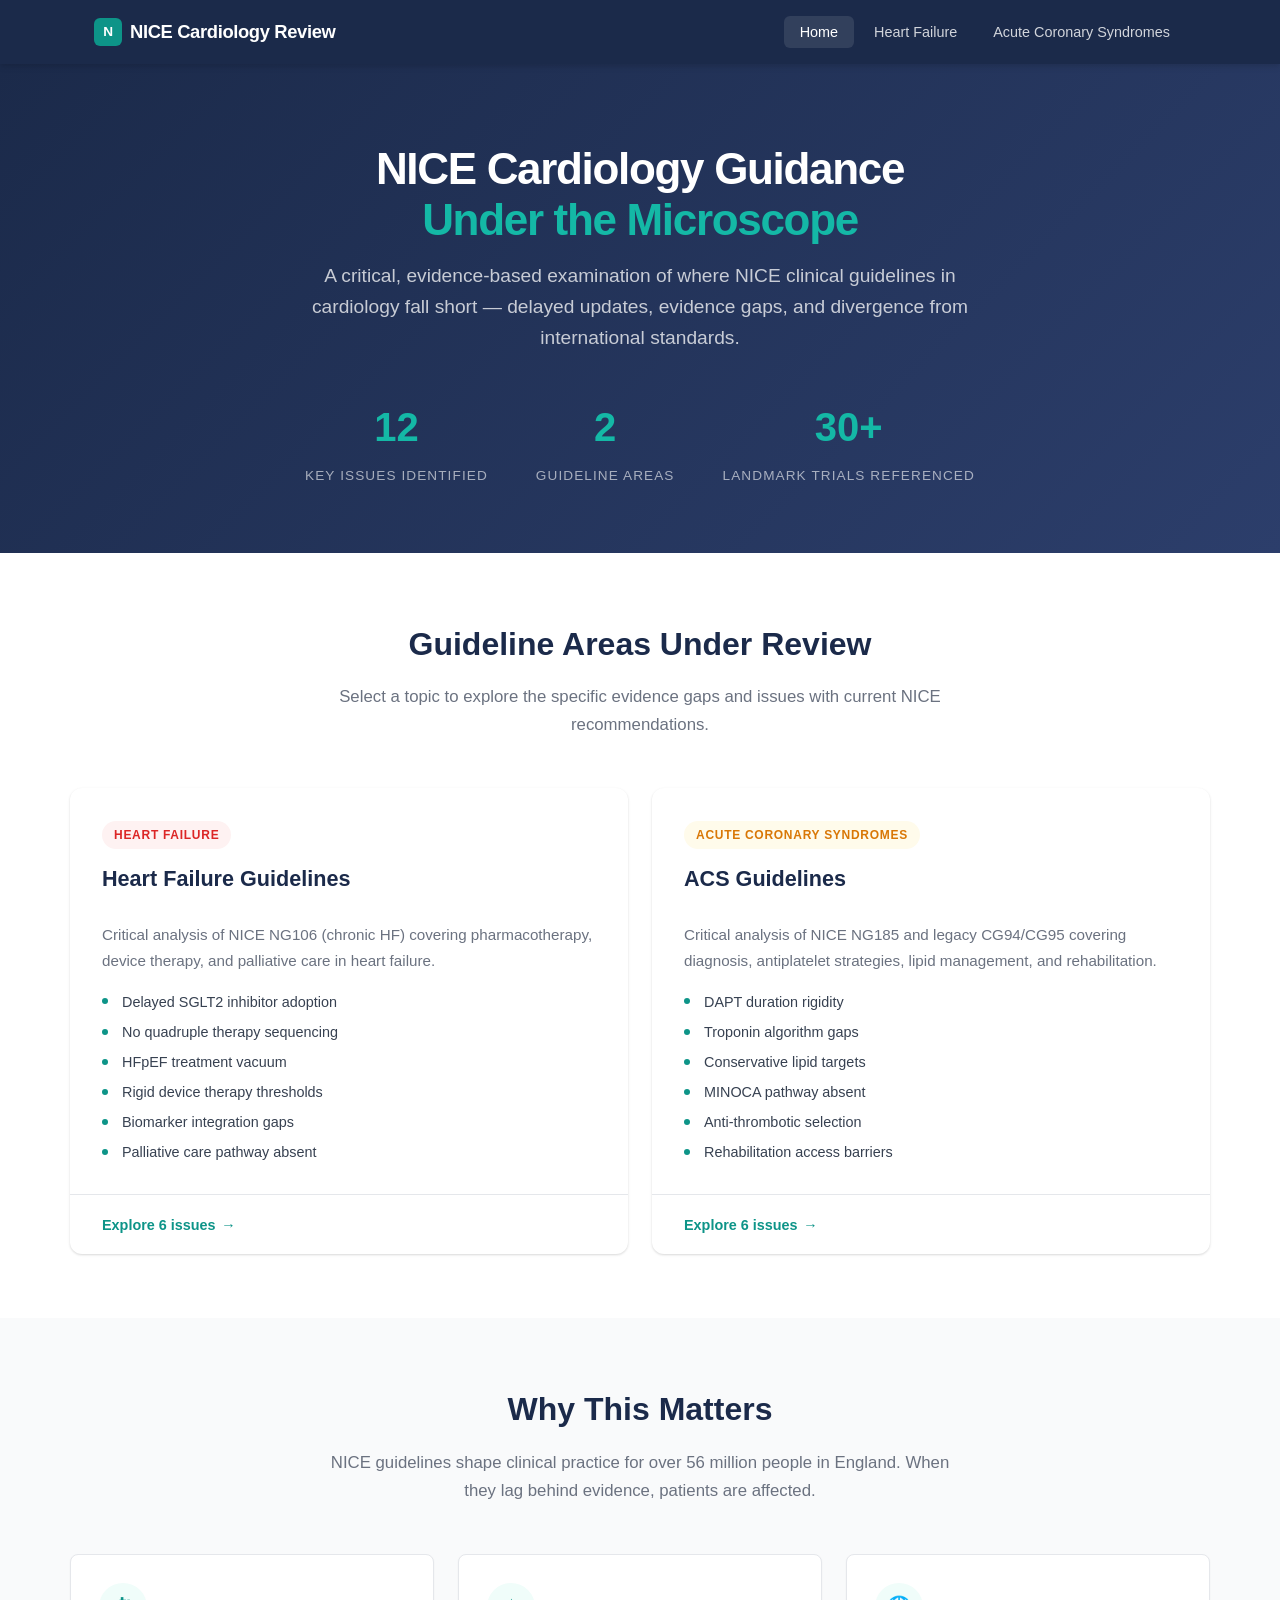
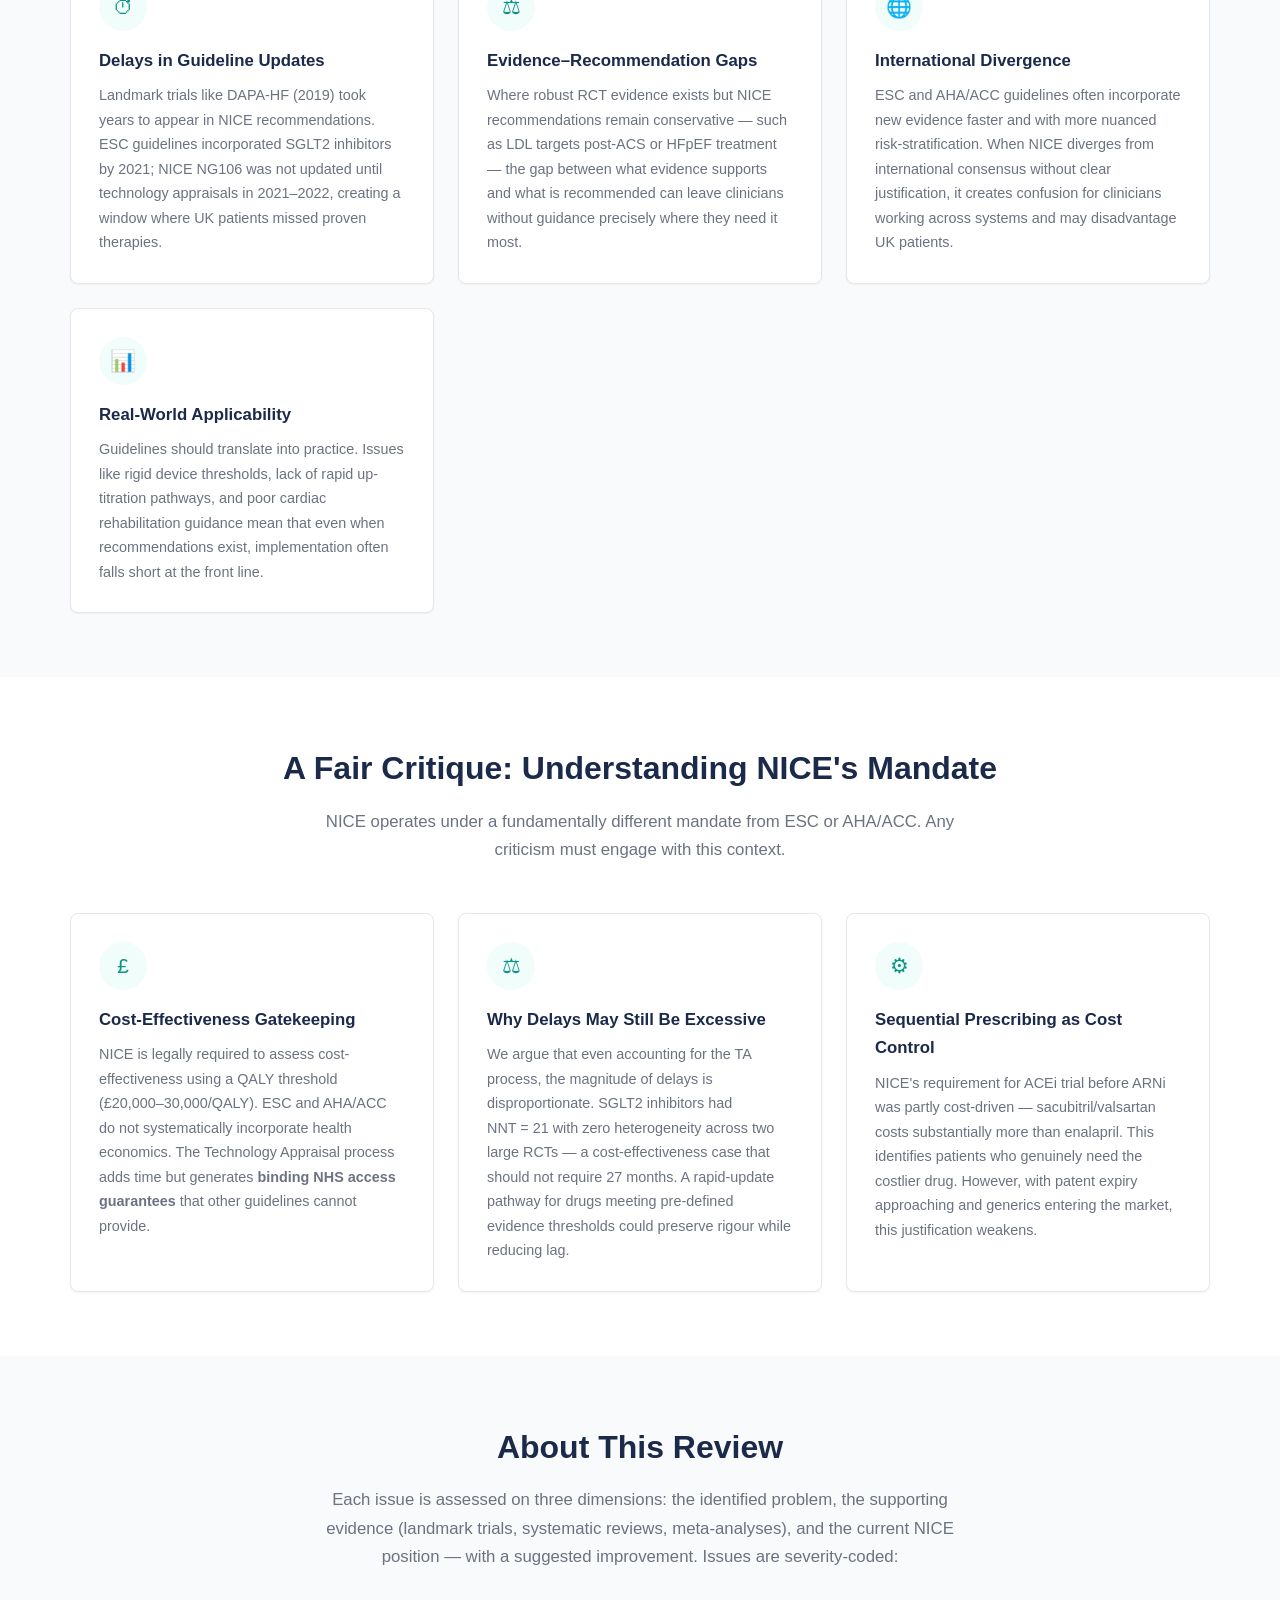
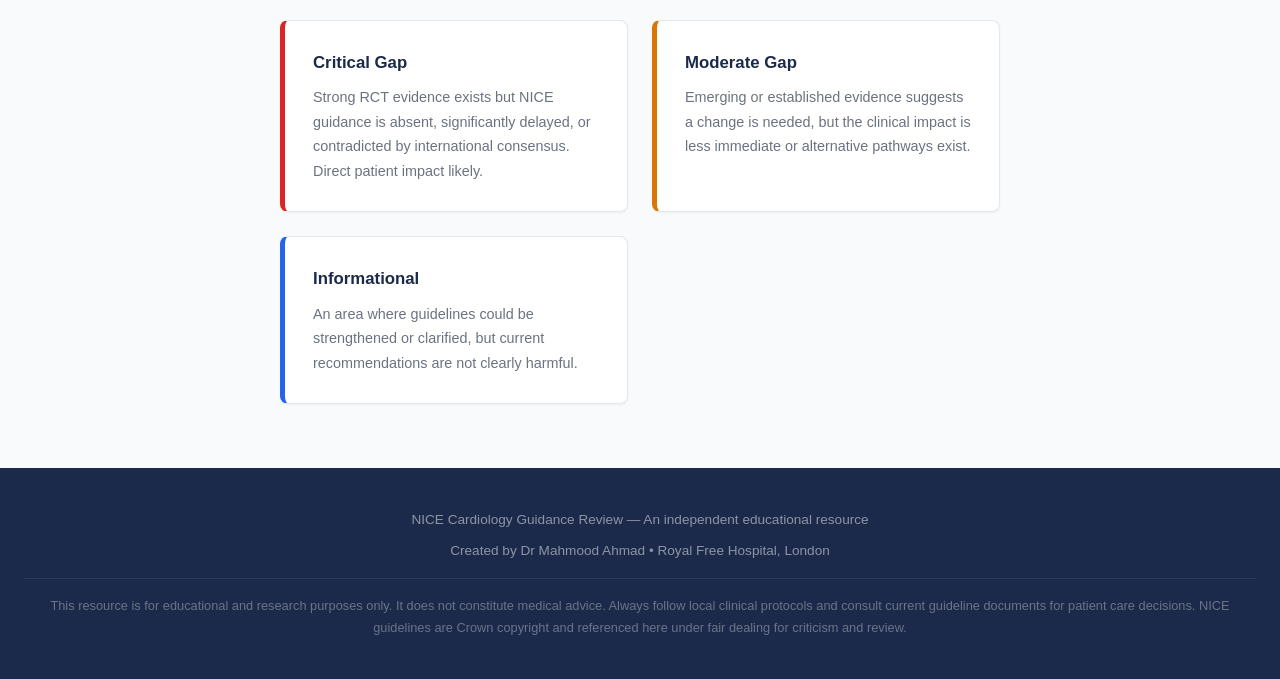
<file: index.html>
<!DOCTYPE html>
<html lang="en">
<head>
  <meta charset="UTF-8">
  <meta name="viewport" content="width=device-width, initial-scale=1.0">
  <title>NICE Cardiology Guidance: Under the Microscope</title>
  <meta name="theme-color" content="#0d9488">
  <link rel="icon" href="favicon.svg" type="image/svg+xml">
  <link rel="stylesheet" href="css/styles.css">
</head>
<body>
  <a href="#main-content" class="skip-link">Skip to content</a>

  <!-- Navigation -->
  <nav class="navbar">
    <div class="navbar-inner">
      <a href="index.html" class="navbar-brand">
        <span class="icon">N</span>
        NICE Cardiology Review
      </a>
      <button class="hamburger" aria-label="Toggle navigation" aria-expanded="false">
        <span></span><span></span><span></span>
      </button>
      <ul class="nav-links">
        <li><a href="index.html">Home</a></li>
        <li><a href="heart-failure.html">Heart Failure</a></li>
        <li><a href="acs.html">Acute Coronary Syndromes</a></li>
      </ul>
    </div>
  </nav>

  <!-- Main Content -->
  <main id="main-content">

  <!-- Hero -->
  <section class="hero">
    <div class="container">
      <h1>NICE Cardiology Guidance<br><span class="highlight">Under the Microscope</span></h1>
      <p class="subtitle">
        A critical, evidence-based examination of where NICE clinical guidelines in cardiology
        fall short &mdash; delayed updates, evidence gaps, and divergence from international standards.
      </p>
      <div class="hero-stats">
        <div class="hero-stat">
          <span class="number">12</span>
          <span class="label">Key Issues Identified</span>
        </div>
        <div class="hero-stat">
          <span class="number">2</span>
          <span class="label">Guideline Areas</span>
        </div>
        <div class="hero-stat">
          <span class="number">30+</span>
          <span class="label">Landmark Trials Referenced</span>
        </div>
      </div>
    </div>
  </section>

  <!-- Topic Cards -->
  <section class="section">
    <div class="container">
      <div class="section-header">
        <h2>Guideline Areas Under Review</h2>
        <p>Select a topic to explore the specific evidence gaps and issues with current NICE recommendations.</p>
      </div>
      <div class="topic-grid">

        <!-- Heart Failure Card -->
        <div class="topic-card">
          <div class="topic-card-header">
            <span class="tag tag-hf">Heart Failure</span>
            <h3>Heart Failure Guidelines</h3>
          </div>
          <div class="topic-card-body">
            <p>Critical analysis of NICE NG106 (chronic HF) covering pharmacotherapy, device therapy, and palliative care in heart failure.</p>
            <ul>
              <li>Delayed SGLT2 inhibitor adoption</li>
              <li>No quadruple therapy sequencing</li>
              <li>HFpEF treatment vacuum</li>
              <li>Rigid device therapy thresholds</li>
              <li>Biomarker integration gaps</li>
              <li>Palliative care pathway absent</li>
            </ul>
          </div>
          <div class="topic-card-footer">
            <a href="heart-failure.html">Explore 6 issues</a>
          </div>
        </div>

        <!-- ACS Card -->
        <div class="topic-card">
          <div class="topic-card-header">
            <span class="tag tag-acs">Acute Coronary Syndromes</span>
            <h3>ACS Guidelines</h3>
          </div>
          <div class="topic-card-body">
            <p>Critical analysis of NICE NG185 and legacy CG94/CG95 covering diagnosis, antiplatelet strategies, lipid management, and rehabilitation.</p>
            <ul>
              <li>DAPT duration rigidity</li>
              <li>Troponin algorithm gaps</li>
              <li>Conservative lipid targets</li>
              <li>MINOCA pathway absent</li>
              <li>Anti-thrombotic selection</li>
              <li>Rehabilitation access barriers</li>
            </ul>
          </div>
          <div class="topic-card-footer">
            <a href="acs.html">Explore 6 issues</a>
          </div>
        </div>

      </div>
    </div>
  </section>

  <!-- Why This Matters -->
  <section class="section section-alt" id="why">
    <div class="container">
      <div class="section-header">
        <h2>Why This Matters</h2>
        <p>NICE guidelines shape clinical practice for over 56 million people in England. When they lag behind evidence, patients are affected.</p>
      </div>
      <div class="why-grid">

        <div class="why-card">
          <div class="icon-circle">&#9201;</div>
          <h4>Delays in Guideline Updates</h4>
          <p>
            Landmark trials like DAPA-HF (2019) took years to appear in NICE recommendations.
            ESC guidelines incorporated SGLT2 inhibitors by 2021; NICE NG106 was not updated until
            technology appraisals in 2021&ndash;2022, creating a window where UK patients missed
            proven therapies.
          </p>
        </div>

        <div class="why-card">
          <div class="icon-circle">&#9878;</div>
          <h4>Evidence&ndash;Recommendation Gaps</h4>
          <p>
            Where robust RCT evidence exists but NICE recommendations remain conservative &mdash;
            such as LDL targets post-ACS or HFpEF treatment &mdash; the gap between what evidence
            supports and what is recommended can leave clinicians without guidance precisely where
            they need it most.
          </p>
        </div>

        <div class="why-card">
          <div class="icon-circle">&#127760;</div>
          <h4>International Divergence</h4>
          <p>
            ESC and AHA/ACC guidelines often incorporate new evidence faster and with more
            nuanced risk-stratification. When NICE diverges from international consensus without
            clear justification, it creates confusion for clinicians working across systems and
            may disadvantage UK patients.
          </p>
        </div>

        <div class="why-card">
          <div class="icon-circle">&#128202;</div>
          <h4>Real-World Applicability</h4>
          <p>
            Guidelines should translate into practice. Issues like rigid device thresholds, lack of
            rapid up-titration pathways, and poor cardiac rehabilitation guidance mean that even
            when recommendations exist, implementation often falls short at the front line.
          </p>
        </div>

      </div>
    </div>
  </section>

  <!-- A Fair Critique: NICE's Cost-Effectiveness Mandate (P1-3) -->
  <section class="section">
    <div class="container">
      <div class="section-header">
        <h2>A Fair Critique: Understanding NICE's Mandate</h2>
        <p>NICE operates under a fundamentally different mandate from ESC or AHA/ACC. Any criticism must engage with this context.</p>
      </div>
      <div class="why-grid">
        <div class="why-card">
          <div class="icon-circle">&#163;</div>
          <h4>Cost-Effectiveness Gatekeeping</h4>
          <p>
            NICE is legally required to assess cost-effectiveness using a QALY threshold (&pound;20,000&ndash;30,000/QALY).
            ESC and AHA/ACC do not systematically incorporate health economics. The Technology Appraisal process
            adds time but generates <strong>binding NHS access guarantees</strong> that other guidelines cannot provide.
          </p>
        </div>
        <div class="why-card">
          <div class="icon-circle">&#9878;</div>
          <h4>Why Delays May Still Be Excessive</h4>
          <p>
            We argue that even accounting for the TA process, the magnitude of delays is disproportionate.
            SGLT2 inhibitors had NNT&nbsp;=&nbsp;21 with zero heterogeneity across two large RCTs &mdash; a
            cost-effectiveness case that should not require 27 months. A rapid-update pathway for drugs
            meeting pre-defined evidence thresholds could preserve rigour while reducing lag.
          </p>
        </div>
        <div class="why-card">
          <div class="icon-circle">&#9881;</div>
          <h4>Sequential Prescribing as Cost Control</h4>
          <p>
            NICE's requirement for ACEi trial before ARNi was partly cost-driven &mdash; sacubitril/valsartan
            costs substantially more than enalapril. This identifies patients who genuinely need the costlier drug.
            However, with patent expiry approaching and generics entering the market, this justification weakens.
          </p>
        </div>
      </div>
    </div>
  </section>

  <!-- About / Methodology -->
  <section class="section section-alt">
    <div class="container">
      <div class="section-header">
        <h2>About This Review</h2>
        <p>
          Each issue is assessed on three dimensions: the identified problem, the supporting evidence
          (landmark trials, systematic reviews, meta-analyses), and the current NICE position &mdash;
          with a suggested improvement. Issues are severity-coded:
        </p>
      </div>
      <div class="why-grid" style="max-width: 720px; margin: 0 auto;">
        <div class="why-card" style="border-left: 5px solid var(--red);">
          <h4>Critical Gap</h4>
          <p>Strong RCT evidence exists but NICE guidance is absent, significantly delayed, or contradicted by international consensus. Direct patient impact likely.</p>
        </div>
        <div class="why-card" style="border-left: 5px solid var(--amber);">
          <h4>Moderate Gap</h4>
          <p>Emerging or established evidence suggests a change is needed, but the clinical impact is less immediate or alternative pathways exist.</p>
        </div>
        <div class="why-card" style="border-left: 5px solid var(--blue);">
          <h4>Informational</h4>
          <p>An area where guidelines could be strengthened or clarified, but current recommendations are not clearly harmful.</p>
        </div>
      </div>
    </div>
  </section>

  </main><!-- /main-content -->

  <!-- Footer -->
  <footer class="footer">
    <p>NICE Cardiology Guidance Review &mdash; An independent educational resource</p>
    <p>Created by Dr Mahmood Ahmad &bull; Royal Free Hospital, London</p>
    <div class="disclaimer">
      This resource is for educational and research purposes only. It does not constitute medical advice.
      Always follow local clinical protocols and consult current guideline documents for patient care decisions.
      NICE guidelines are Crown copyright and referenced here under fair dealing for criticism and review.
    </div>
  </footer>

  <script src="js/main.js"></script>
</body>
</html>
</file>
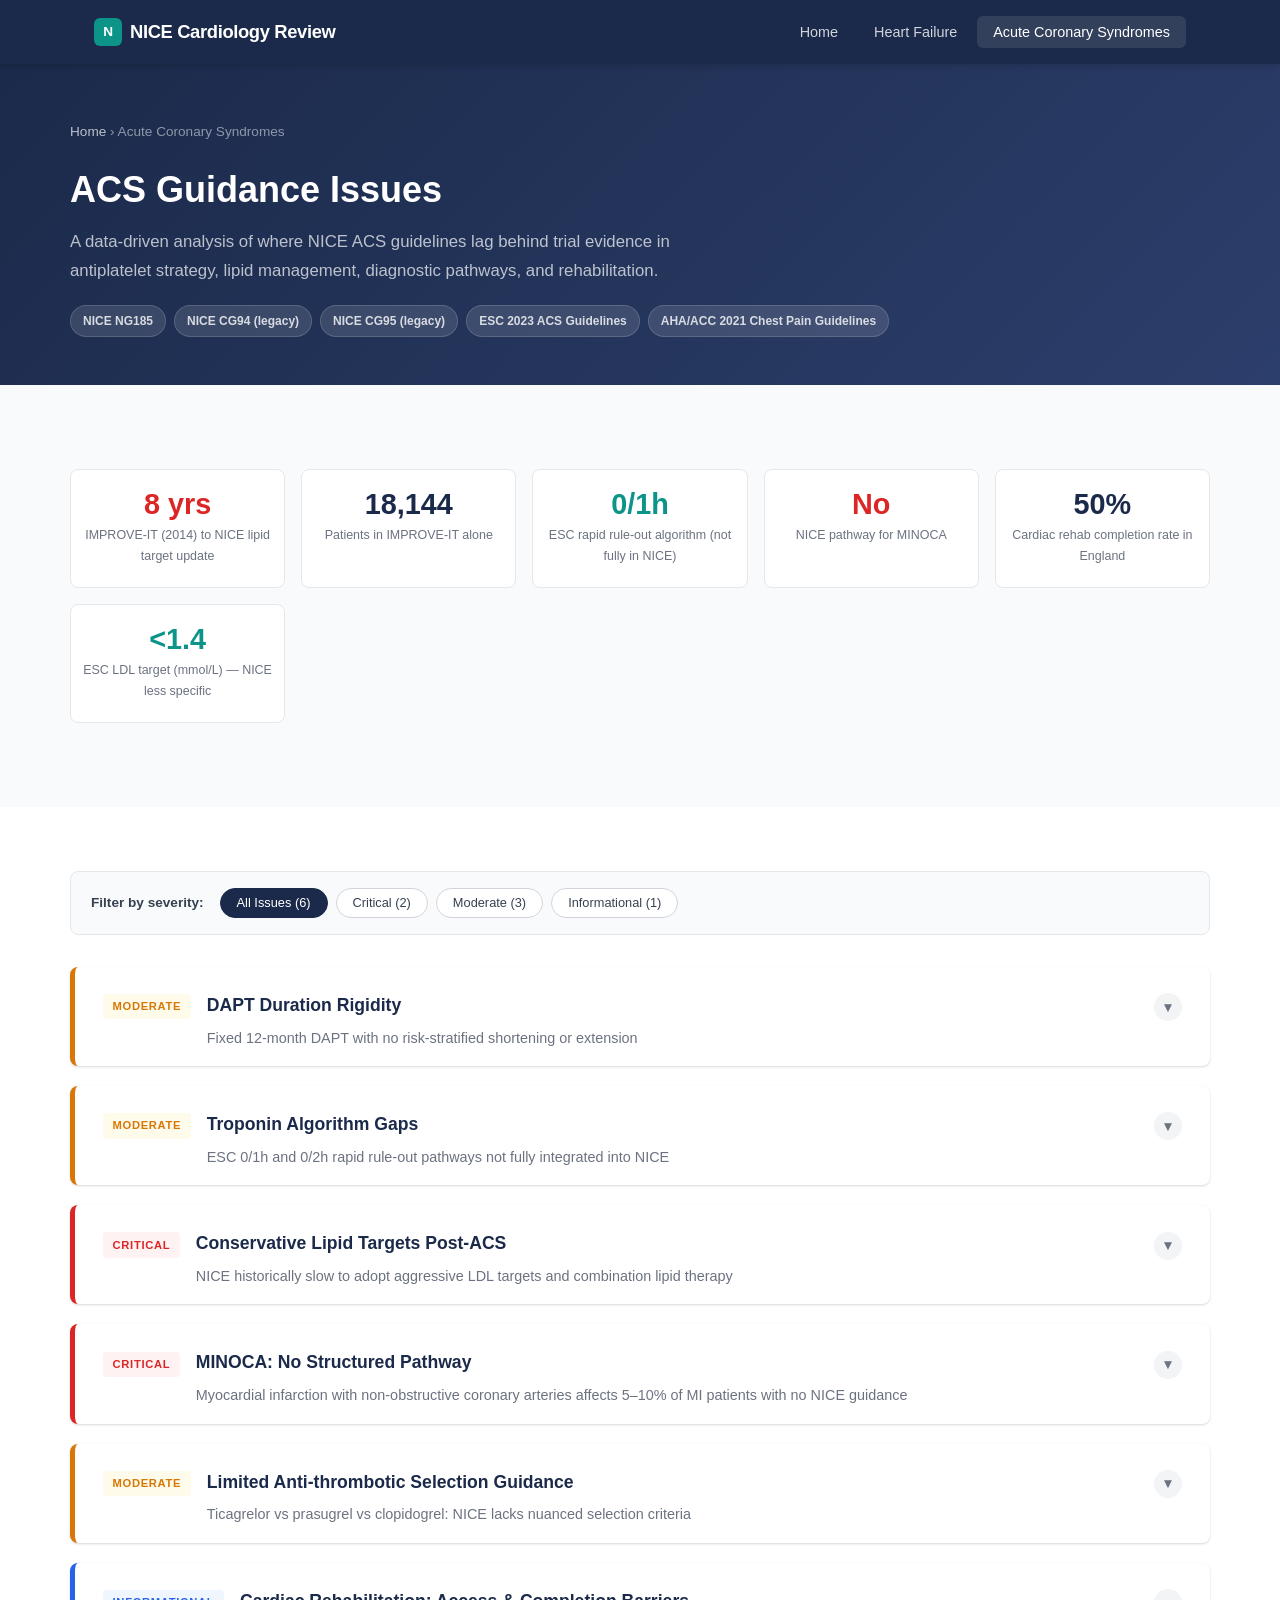
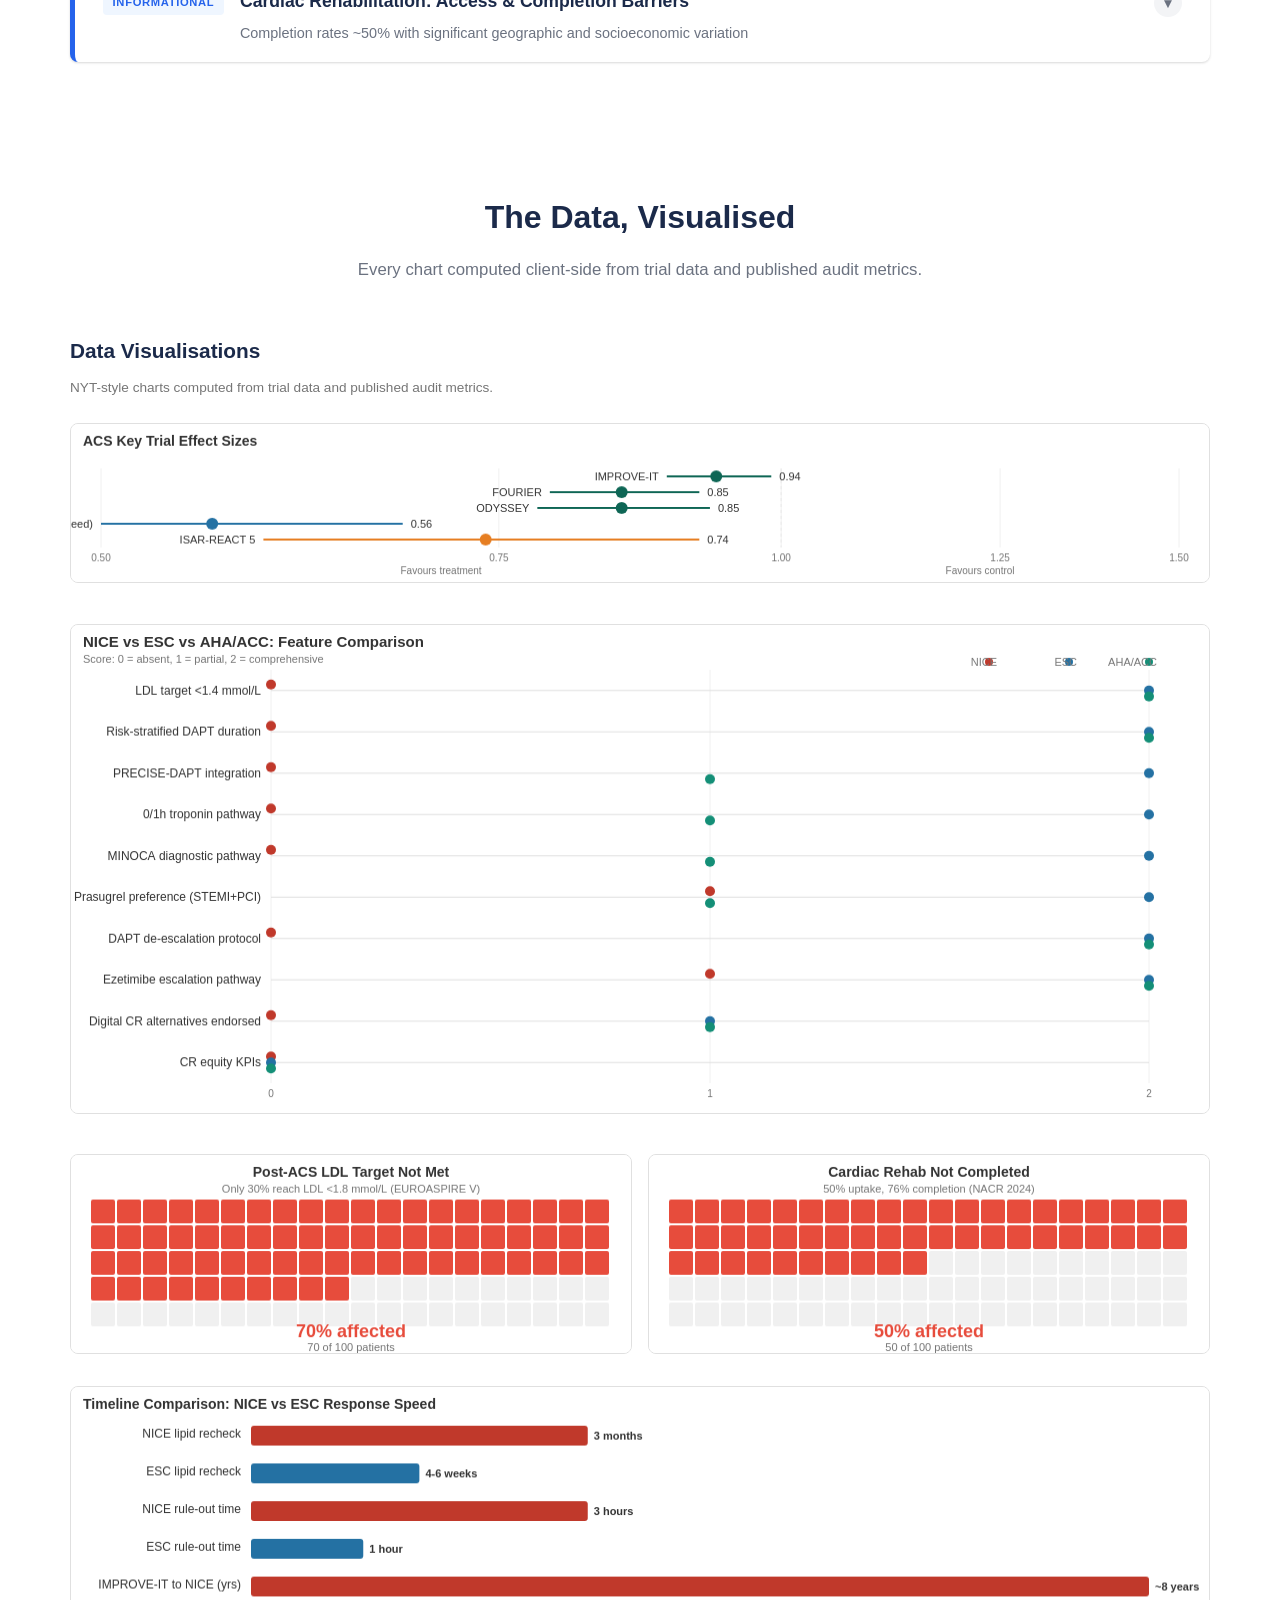
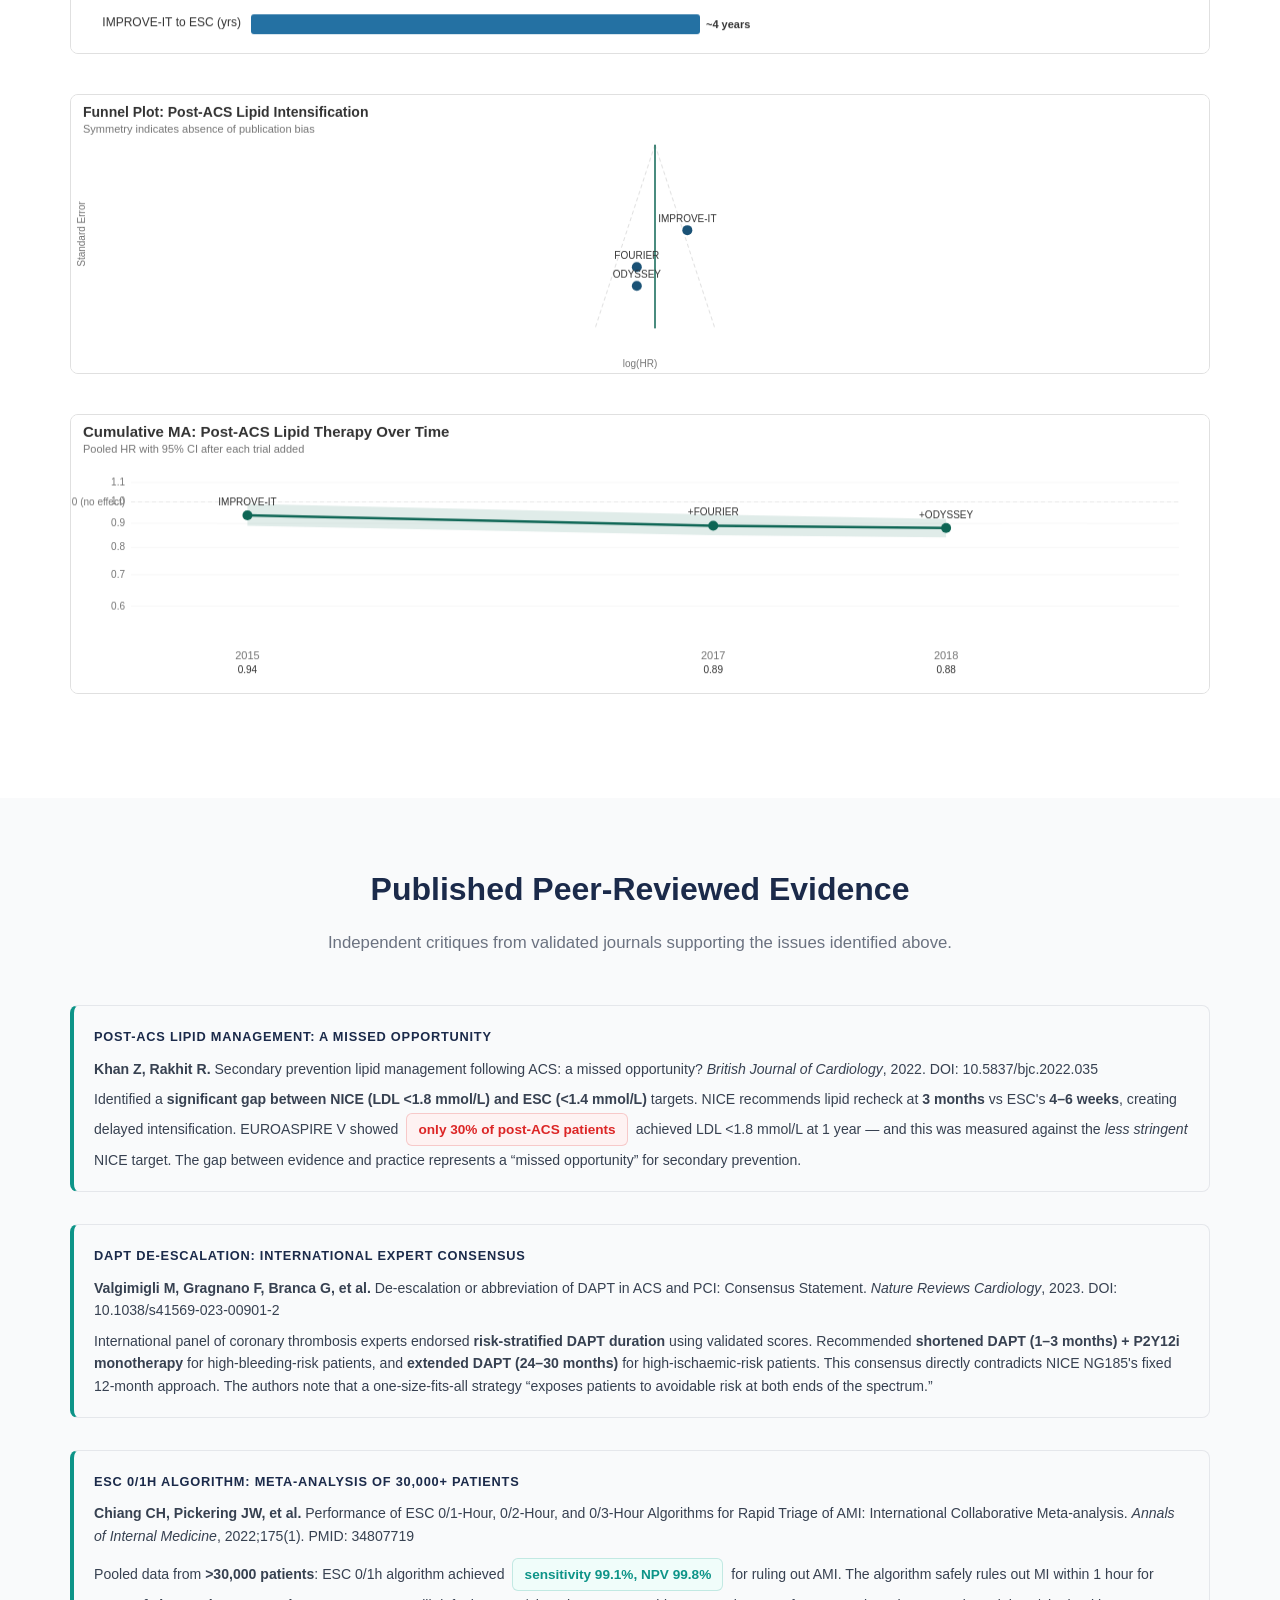
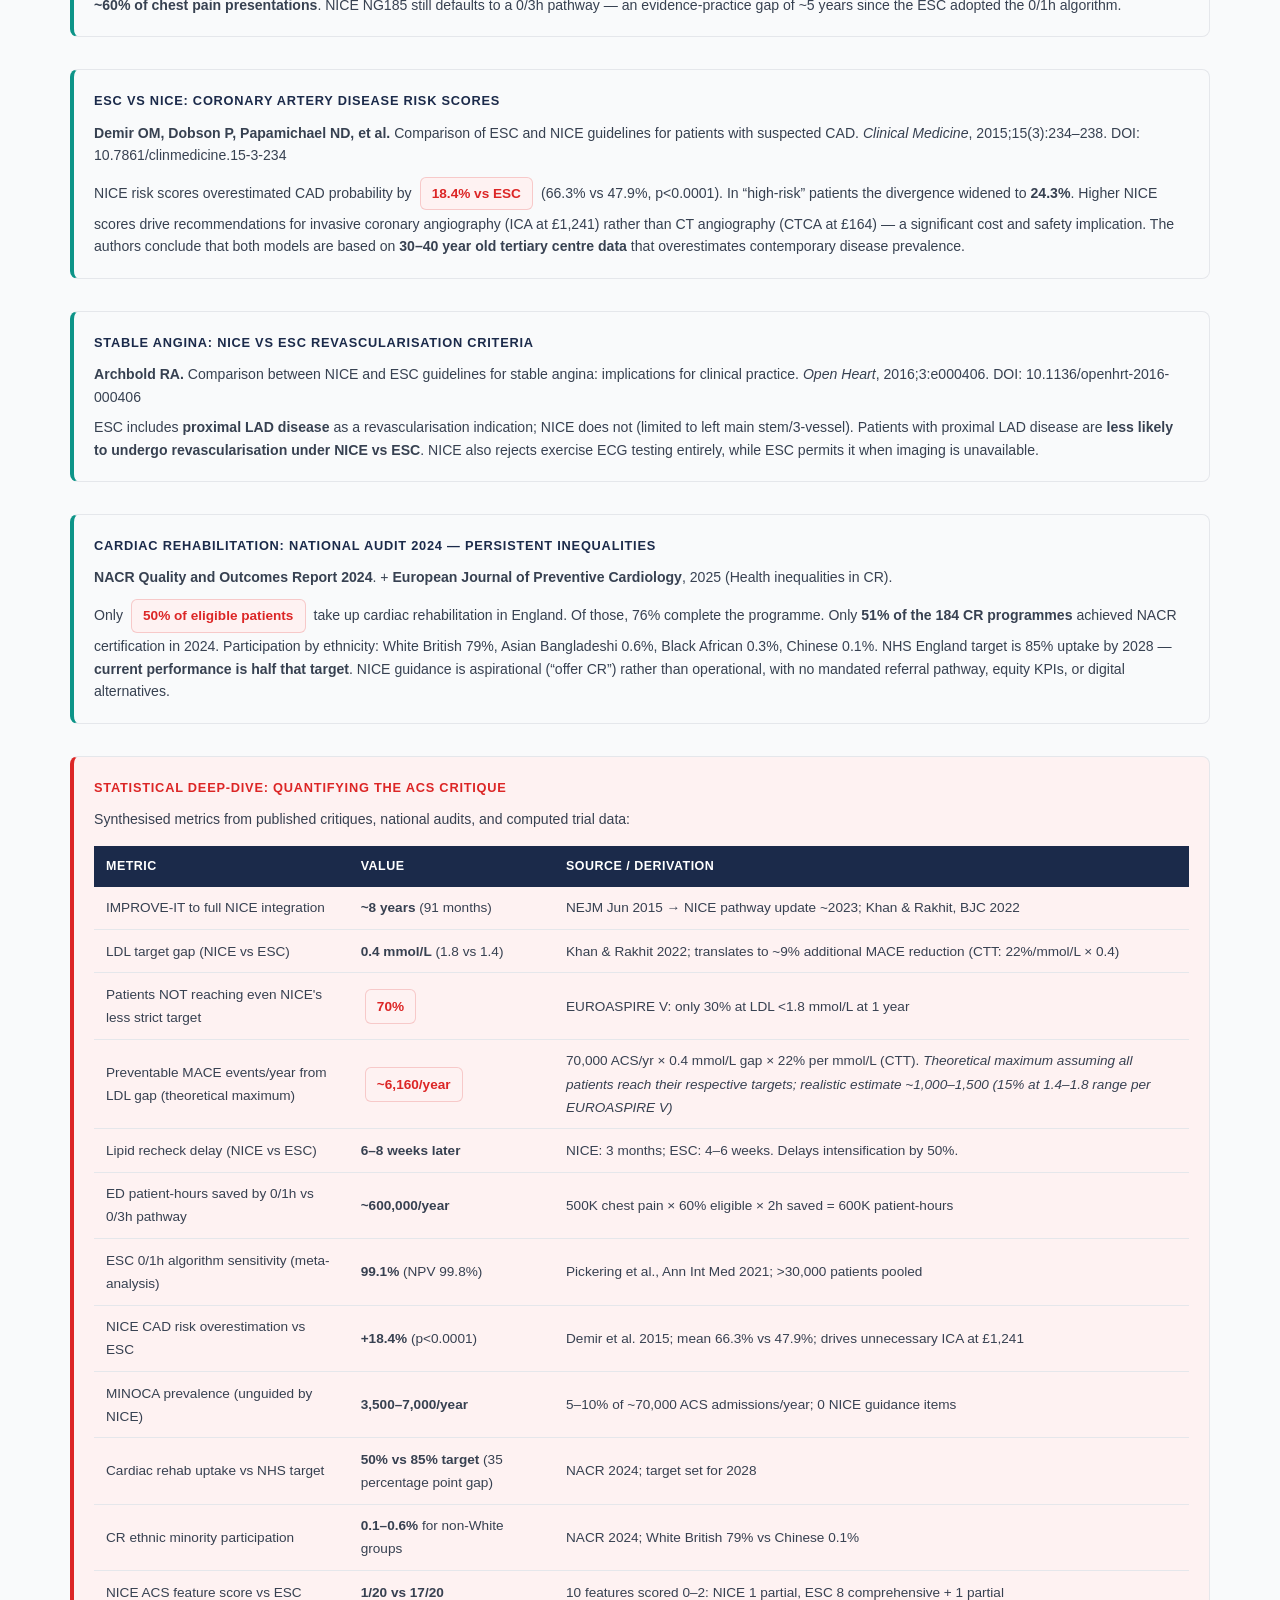
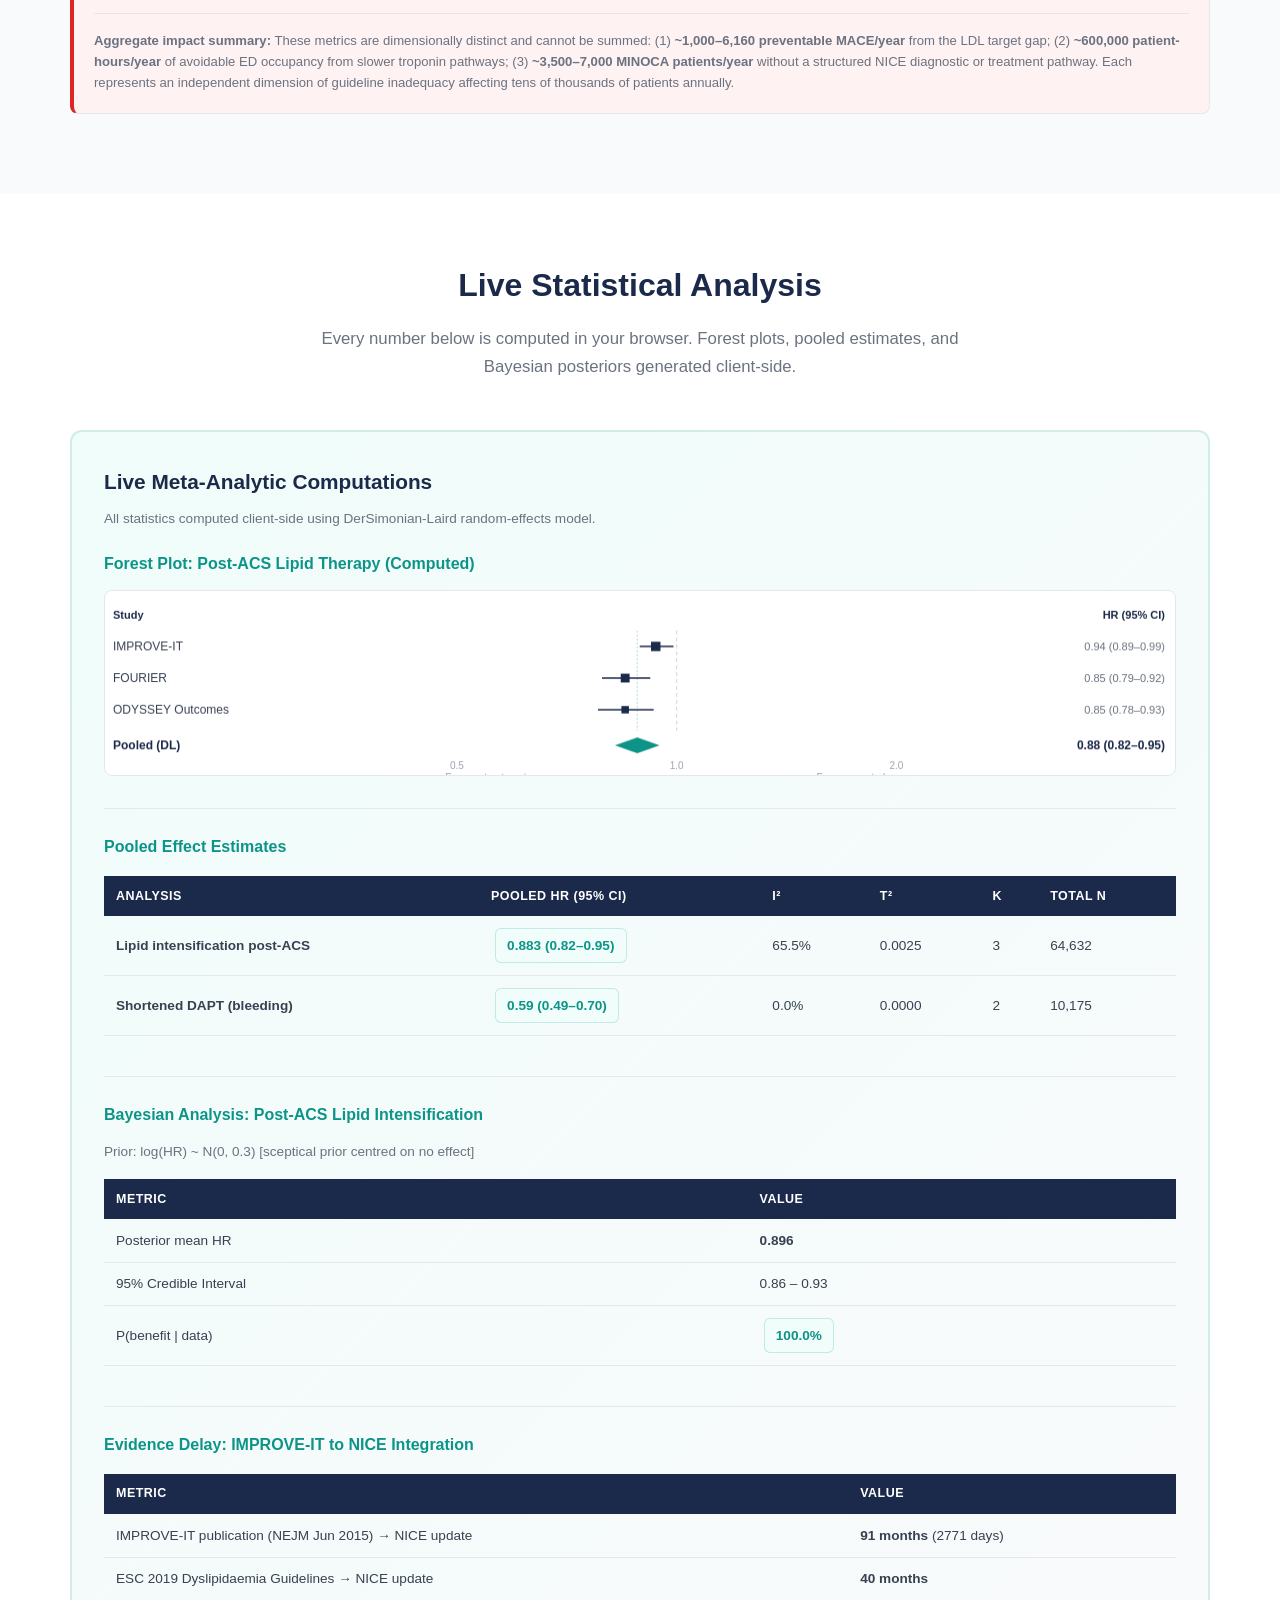
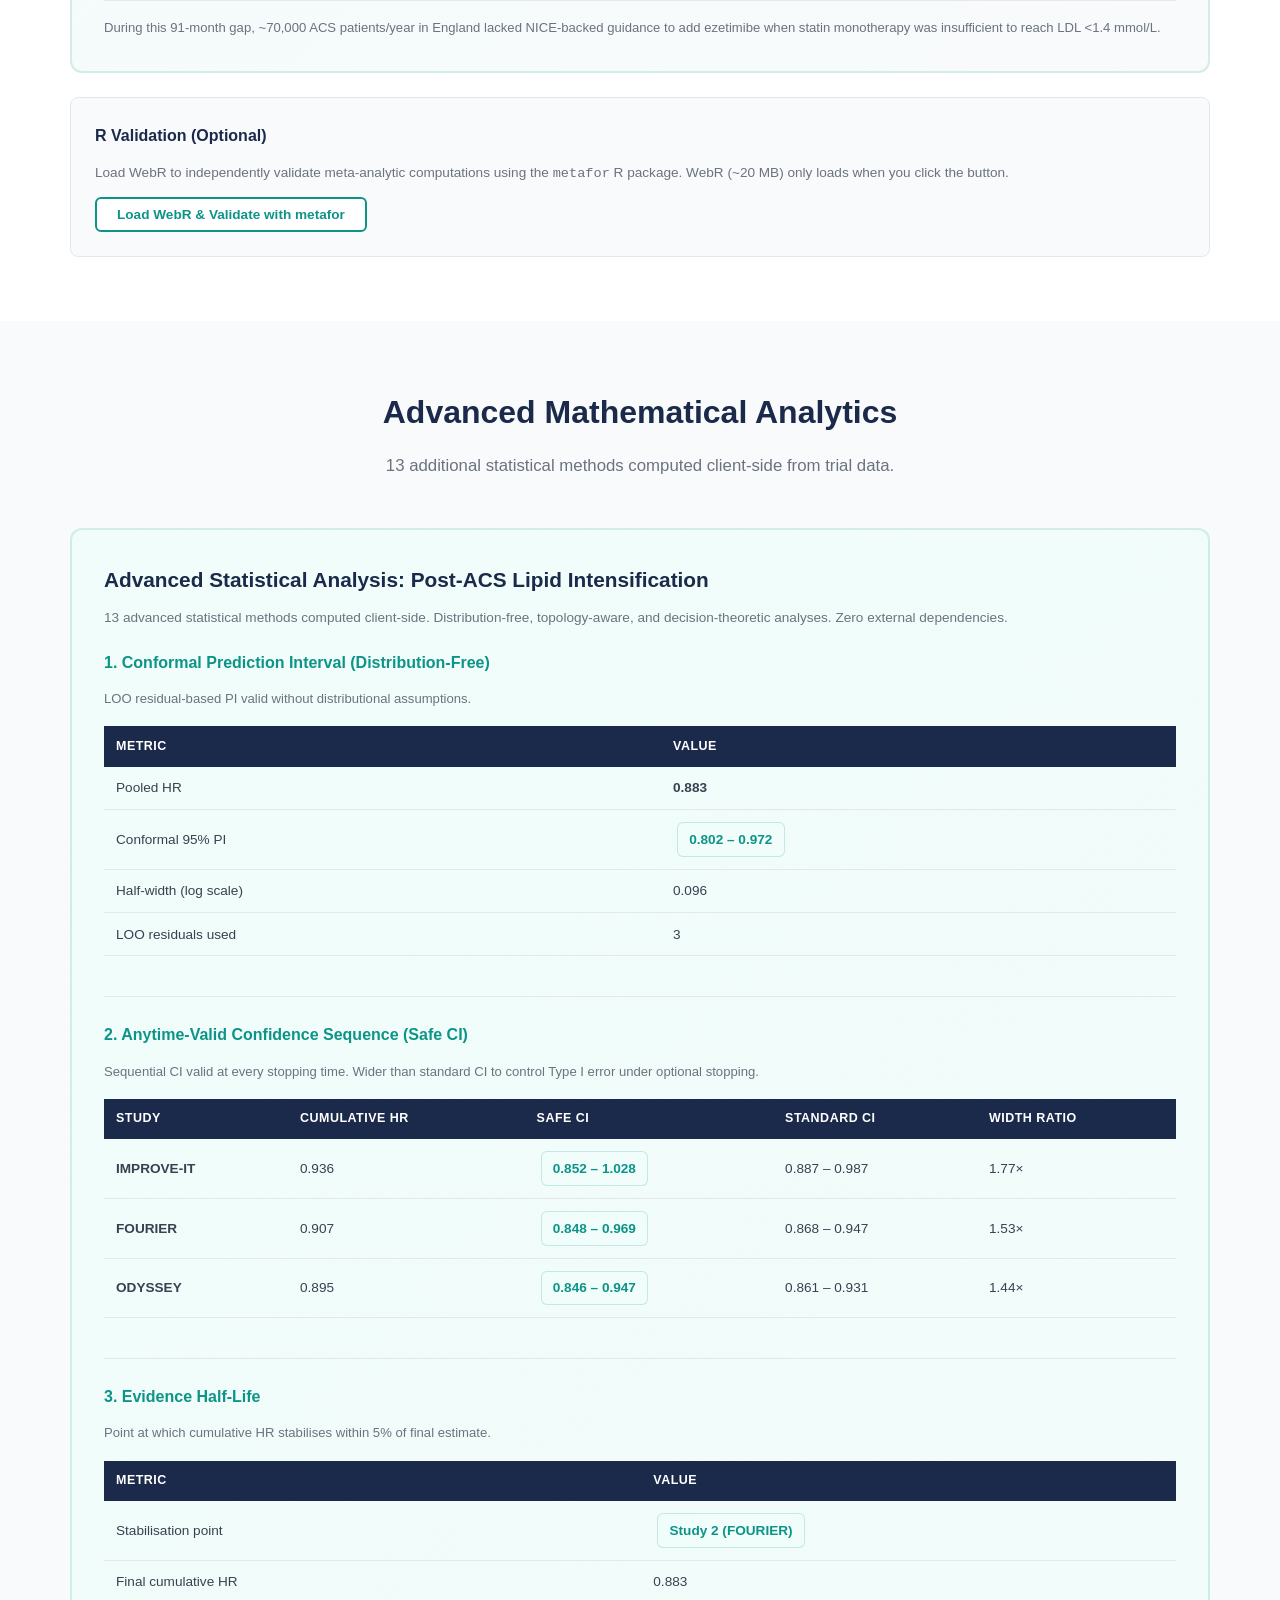
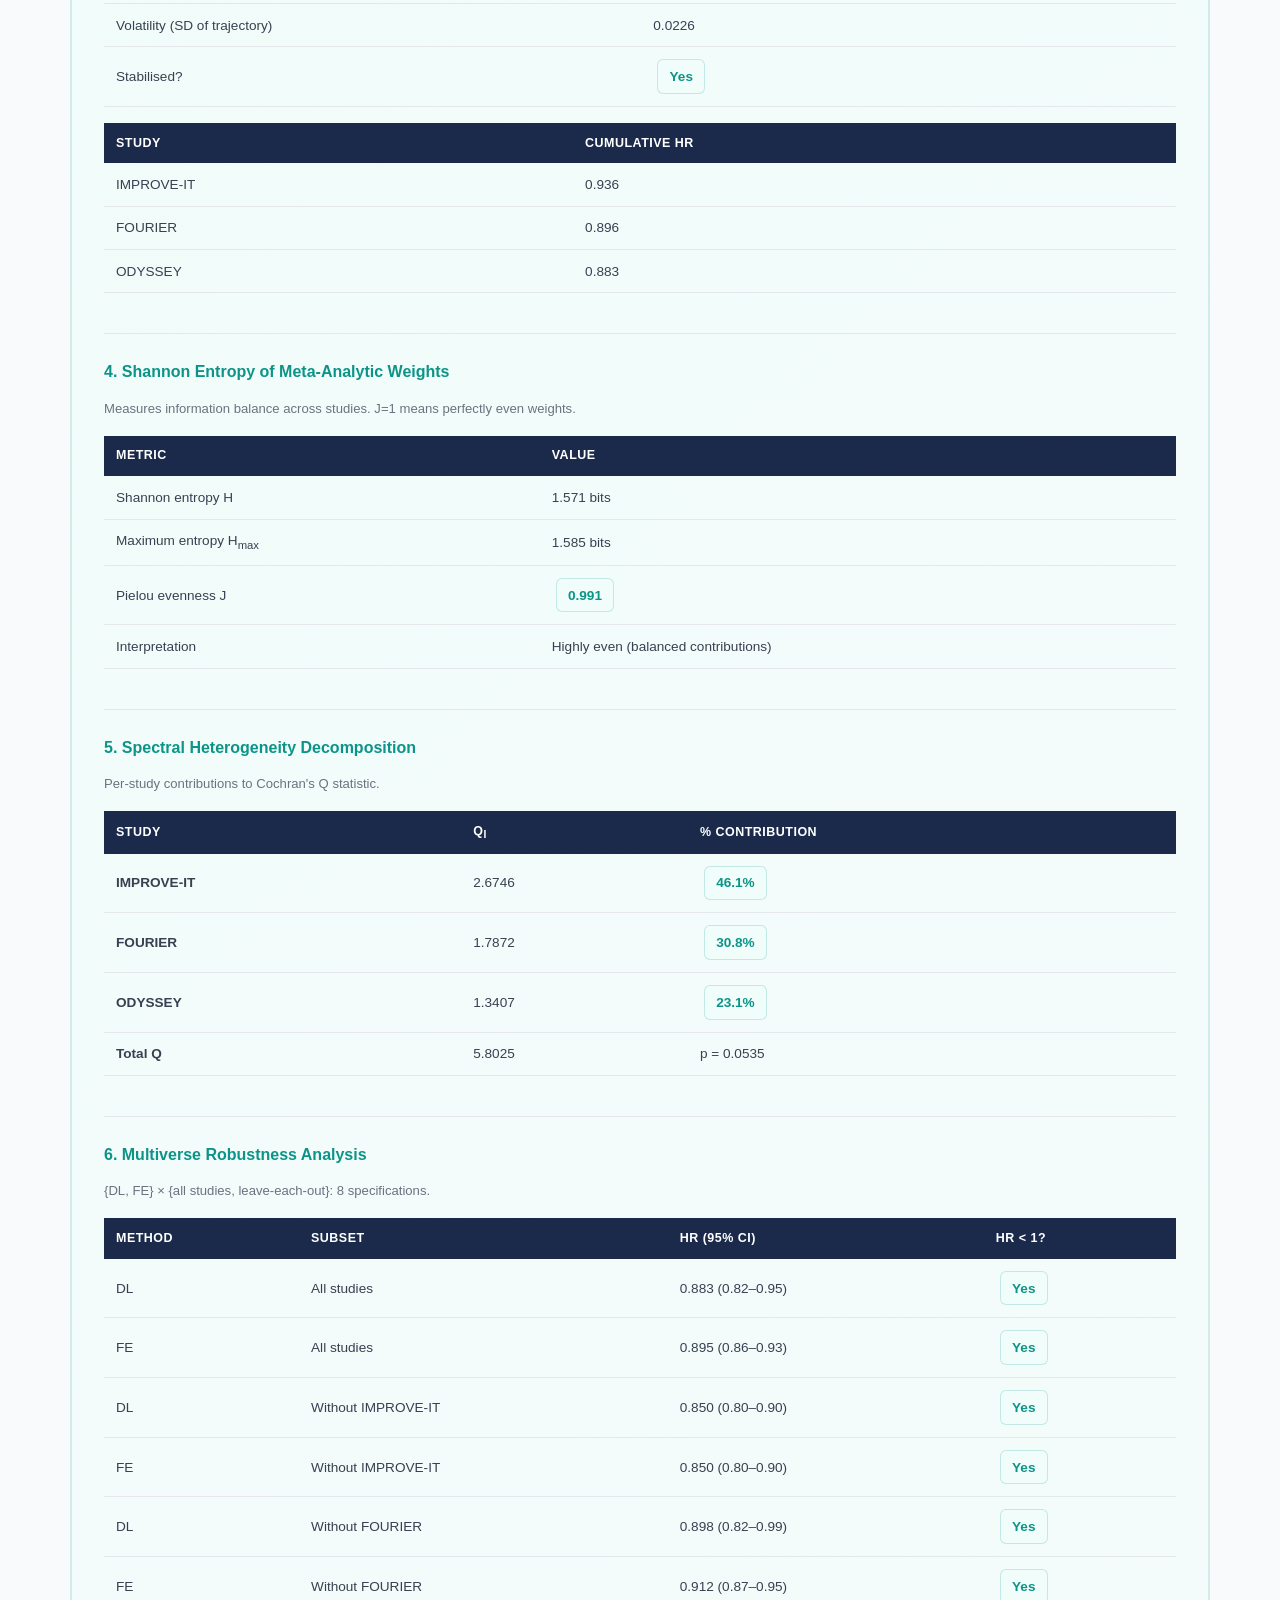
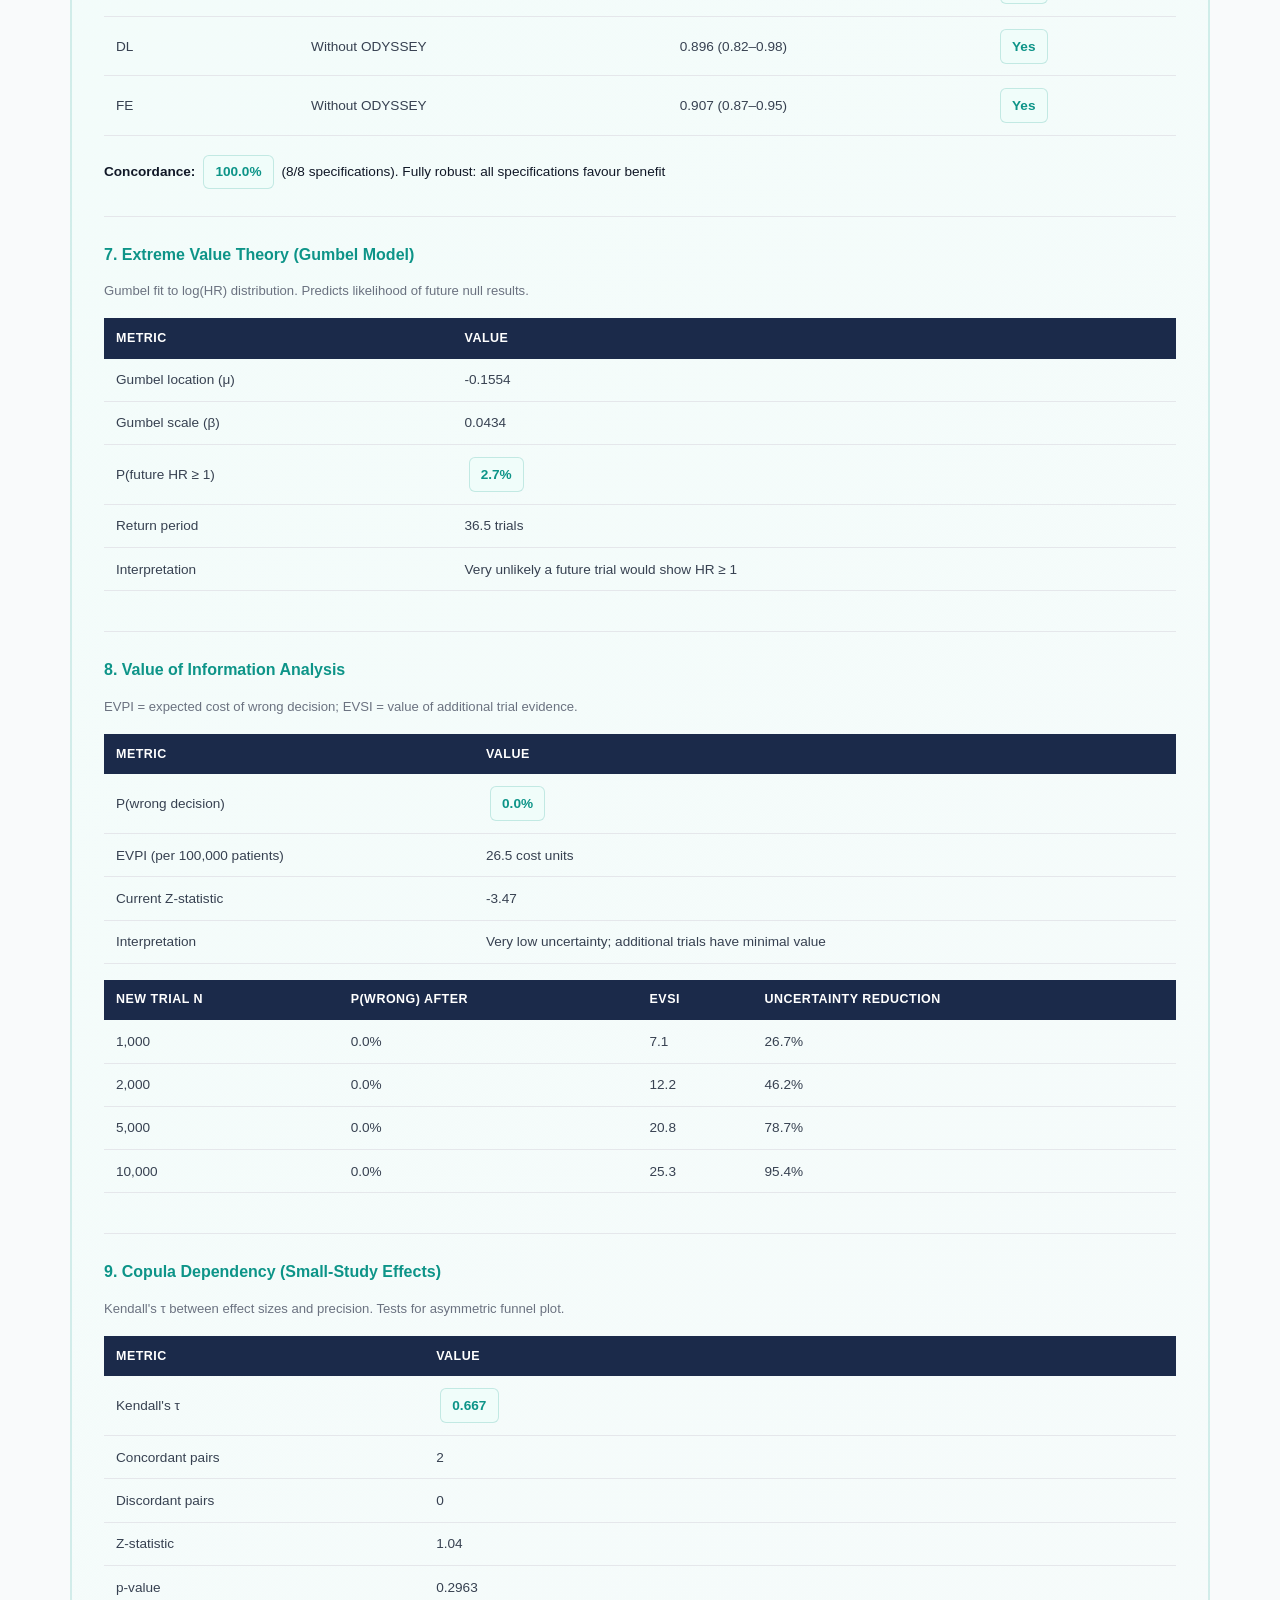
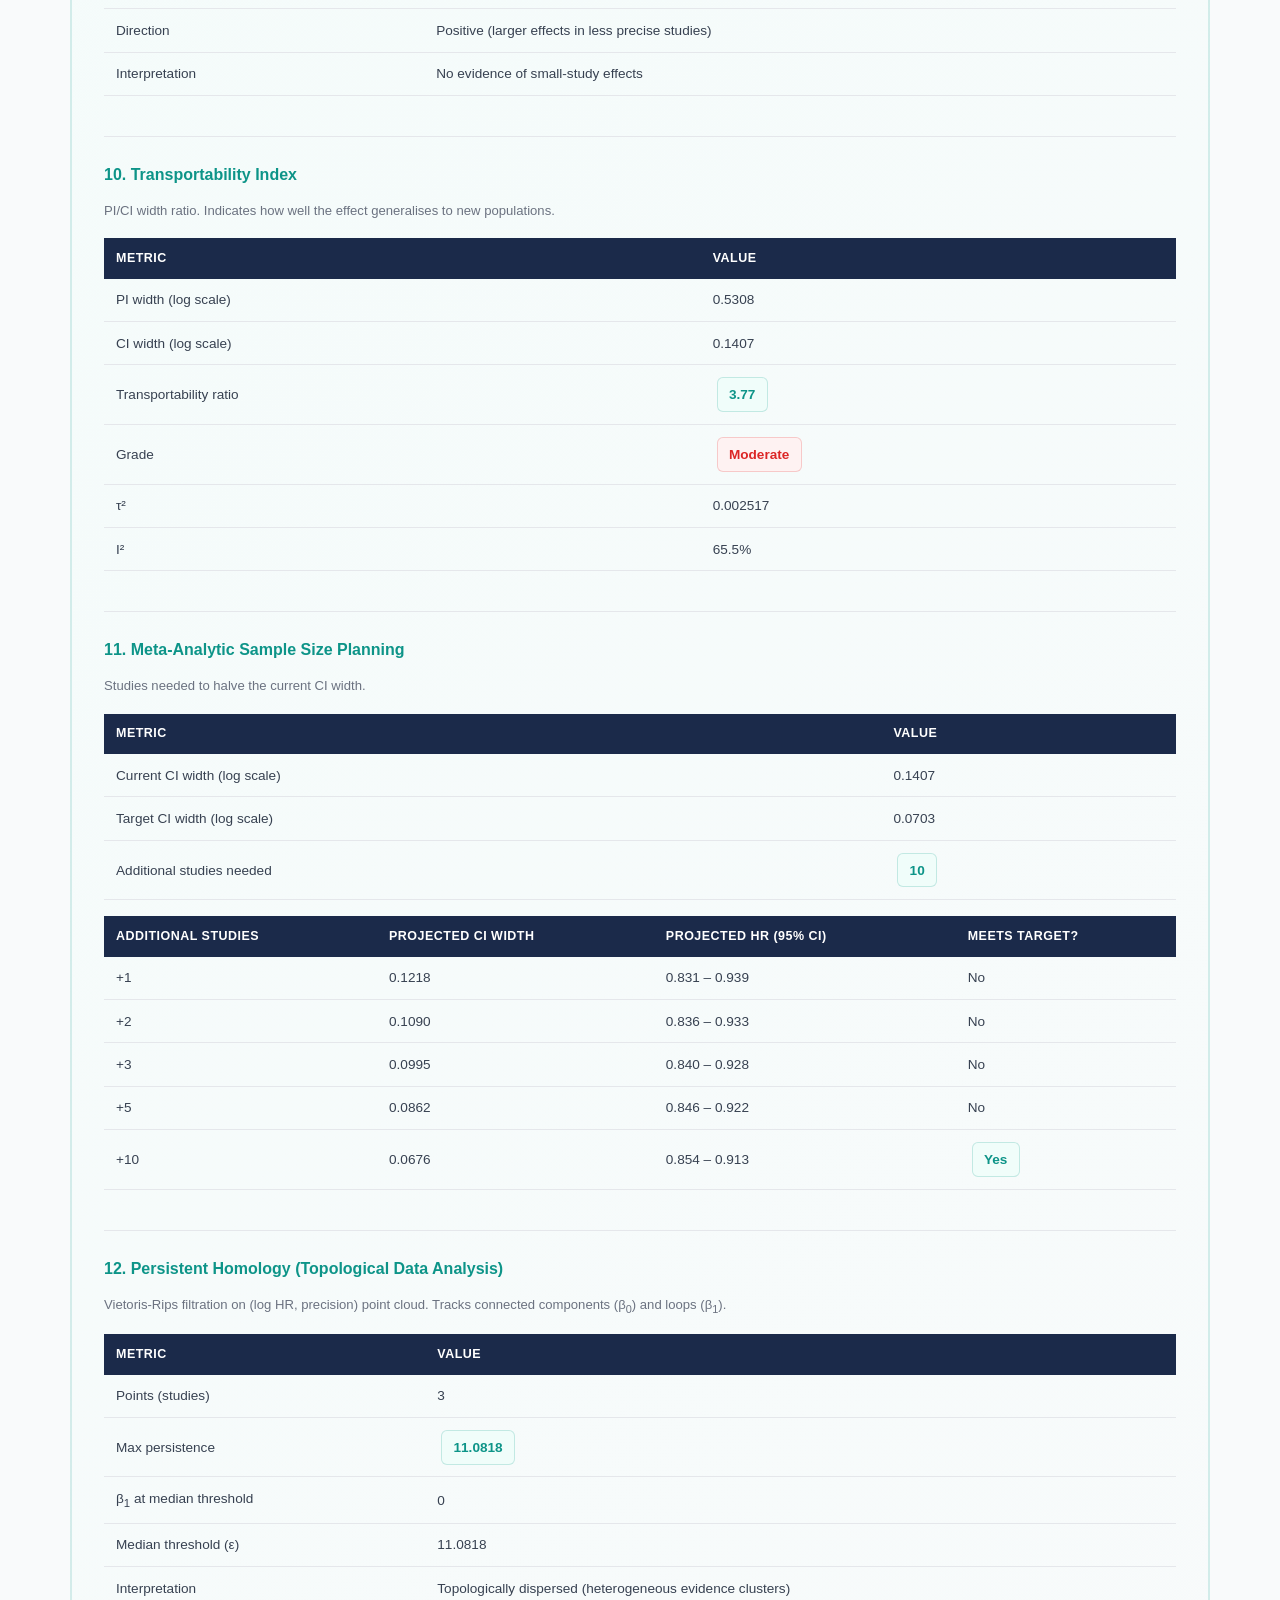
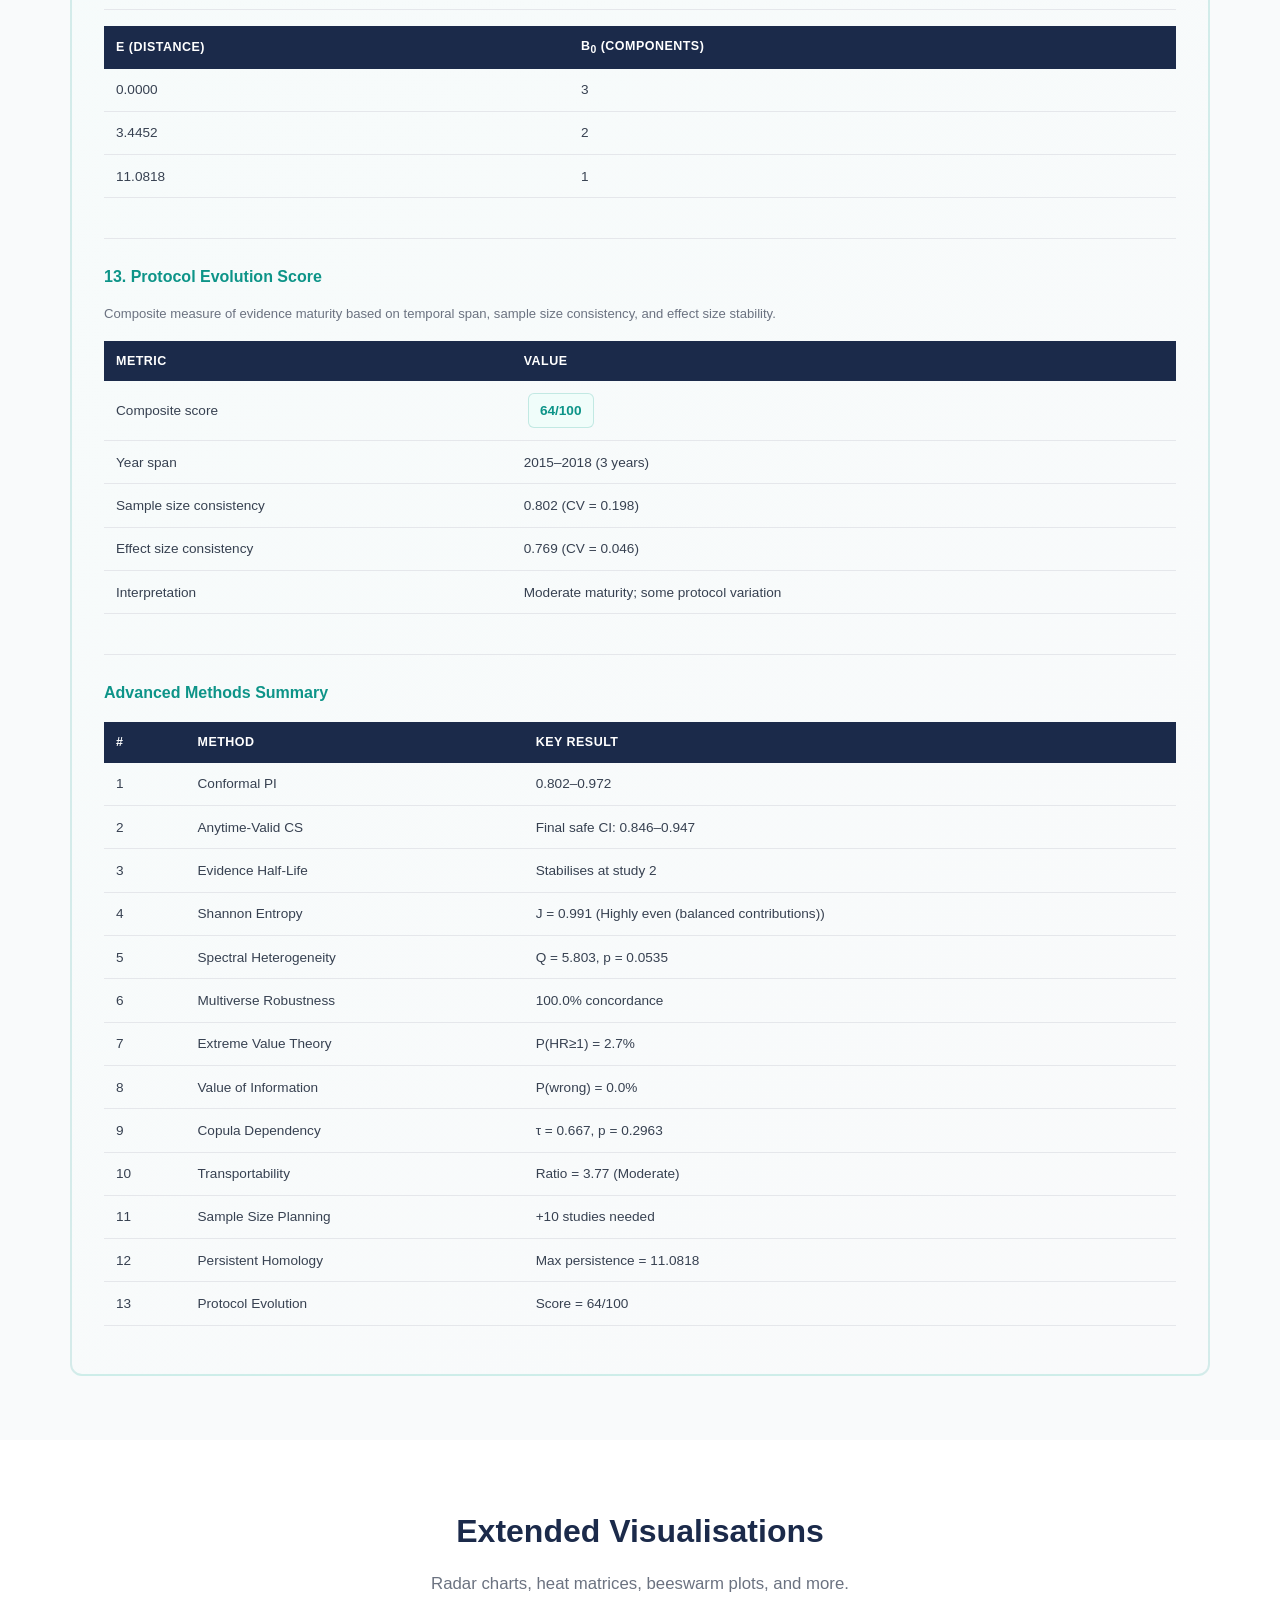
<file: acs.html>
<!DOCTYPE html>
<html lang="en">
<head>
  <meta charset="UTF-8">
  <meta name="viewport" content="width=device-width, initial-scale=1.0">
  <title>ACS Guidance Issues — NICE Cardiology Review</title>
  <link rel="stylesheet" href="css/styles.css">
  <link rel="stylesheet" href="css/page-components.css">
</head>
<body>
  <a href="#main-content" class="skip-link">Skip to content</a>

  <!-- Navigation -->
  <nav class="navbar">
    <div class="navbar-inner">
      <a href="index.html" class="navbar-brand">
        <span class="icon">N</span>
        NICE Cardiology Review
      </a>
      <button class="hamburger" aria-label="Toggle navigation" aria-expanded="false">
        <span></span><span></span><span></span>
      </button>
      <ul class="nav-links">
        <li><a href="index.html">Home</a></li>
        <li><a href="heart-failure.html">Heart Failure</a></li>
        <li><a href="acs.html">Acute Coronary Syndromes</a></li>
      </ul>
    </div>
  </nav>

  <main id="main-content">

  <!-- Page Header -->
  <header class="page-header">
    <div class="container">
      <div class="breadcrumb"><a href="index.html">Home</a> &rsaquo; Acute Coronary Syndromes</div>
      <h1>ACS Guidance Issues</h1>
      <p class="lead">
        A data-driven analysis of where NICE ACS guidelines lag behind trial evidence
        in antiplatelet strategy, lipid management, diagnostic pathways, and rehabilitation.
      </p>
      <div class="guideline-refs">
        <span class="guideline-ref">NICE NG185</span>
        <span class="guideline-ref">NICE CG94 (legacy)</span>
        <span class="guideline-ref">NICE CG95 (legacy)</span>
        <span class="guideline-ref">ESC 2023 ACS Guidelines</span>
        <span class="guideline-ref">AHA/ACC 2021 Chest Pain Guidelines</span>
      </div>
    </div>
  </header>

  <!-- Summary Stats -->
  <section class="section section-alt">
    <div class="container">
      <div class="key-stat-grid">
        <div class="key-stat-box">
          <div class="big-num red">8 yrs</div>
          <div class="stat-label">IMPROVE-IT (2014) to NICE lipid target update</div>
        </div>
        <div class="key-stat-box">
          <div class="big-num">18,144</div>
          <div class="stat-label">Patients in IMPROVE-IT alone</div>
        </div>
        <div class="key-stat-box">
          <div class="big-num teal">0/1h</div>
          <div class="stat-label">ESC rapid rule-out algorithm (not fully in NICE)</div>
        </div>
        <div class="key-stat-box">
          <div class="big-num red">No</div>
          <div class="stat-label">NICE pathway for MINOCA</div>
        </div>
        <div class="key-stat-box">
          <div class="big-num">50%</div>
          <div class="stat-label">Cardiac rehab completion rate in England</div>
        </div>
        <div class="key-stat-box">
          <div class="big-num teal">&lt;1.4</div>
          <div class="stat-label">ESC LDL target (mmol/L) — NICE less specific</div>
        </div>
      </div>
    </div>
  </section>

  <!-- Filter Bar & Issue Cards -->
  <section class="section">
    <div class="container">
      <div class="filter-bar" role="group" aria-label="Filter by severity">
        <label>Filter by severity:</label>
        <button class="filter-btn active" data-severity="all" aria-pressed="true">All Issues (6)</button>
        <button class="filter-btn" data-severity="critical" aria-pressed="false">Critical (2)</button>
        <button class="filter-btn" data-severity="moderate" aria-pressed="false">Moderate (3)</button>
        <button class="filter-btn" data-severity="informational" aria-pressed="false">Informational (1)</button>
      </div>
      <div id="filter-live" class="sr-only" aria-live="polite"></div>

      <div class="issue-list">

        <!-- Issue 1: DAPT Duration -->
        <div class="issue-card" data-severity="moderate">
          <div class="issue-card-header">
            <span class="severity-badge moderate">Moderate</span>
            <div class="issue-card-title">
              <h3>DAPT Duration Rigidity</h3>
              <p>Fixed 12-month DAPT with no risk-stratified shortening or extension</p>
            </div>
            <span class="expand-icon">&#9660;</span>
          </div>
          <div class="issue-card-body">
            <div class="issue-card-body-inner">
              <div class="detail-block evidence">
                <h4>Trial Evidence for Risk-Stratified DAPT</h4>
                <table class="data-table">
                  <thead>
                    <tr><th>Trial/Tool</th><th>N</th><th>Finding</th><th>Clinical Implication</th></tr>
                  </thead>
                  <tbody>
                    <tr>
                      <td><strong>TWILIGHT</strong></td>
                      <td>7,119</td>
                      <td>Ticagrelor monotherapy after 3-month DAPT reduced BARC 2&ndash;5 bleeding by 44% (HR 0.56)</td>
                      <td>High-bleeding-risk patients benefit from shortened DAPT</td>
                    </tr>
                    <tr>
                      <td><strong>TICO</strong></td>
                      <td>3,056</td>
                      <td>3-month DAPT &rarr; ticagrelor mono was non-inferior for NACE</td>
                      <td>Short DAPT safe with potent P2Y12i</td>
                    </tr>
                    <tr>
                      <td><strong>PRECISE-DAPT score</strong></td>
                      <td>14,963</td>
                      <td>Score &ge;25: shortened DAPT reduces bleeding without excess ischaemia</td>
                      <td>Validated risk stratification tool</td>
                    </tr>
                    <tr>
                      <td><strong>DAPT Score</strong></td>
                      <td>11,648</td>
                      <td>Score &ge;2: extended DAPT (30 months) reduces MI/stent thrombosis</td>
                      <td>High ischaemic risk benefits from prolongation</td>
                    </tr>
                  </tbody>
                </table>
                <p style="margin-top:0.75rem;">
                  <strong>Meta-analysis of short DAPT trials</strong> (Valgimigli et al., LANCET 2021, 16 RCTs, n=35,965):
                  <span class="stat-highlight">Short DAPT (&le;6 mo): HR 0.59 (0.48&ndash;0.73) for major bleeding</span>,
                  with <span class="stat-highlight amber-hl">HR 1.07 (0.91&ndash;1.26) for MACE (non-significant)</span>
                </p>
              </div>

              <div class="detail-block nice-position">
                <h4>NICE vs ESC vs AHA/ACC</h4>
                <div class="comparison-row">
                  <div class="comparison-cell nice-col">
                    <h5>NICE NG185</h5>
                    <ul>
                      <li>12-month DAPT as default</li>
                      <li>No mention of PRECISE-DAPT or DAPT score</li>
                      <li>No shortened DAPT pathway</li>
                      <li>No extension criteria</li>
                    </ul>
                  </div>
                  <div class="comparison-cell esc-col">
                    <h5>ESC 2023</h5>
                    <ul>
                      <li>Default 12 months BUT with explicit shortening/extension criteria</li>
                      <li>PRECISE-DAPT score for <strong>bleeding risk</strong></li>
                      <li>3-month DAPT + P2Y12i mono for high bleeding risk (Class IIa)</li>
                      <li>Extended DAPT for high ischaemic/low bleeding risk</li>
                    </ul>
                  </div>
                  <div class="comparison-cell aha-col">
                    <h5>AHA/ACC 2021</h5>
                    <ul>
                      <li>Risk-stratified approach</li>
                      <li>1&ndash;3 month DAPT considered for high bleeding risk</li>
                      <li>Extended &gt;12 months for high ischaemic risk</li>
                      <li>De-escalation strategies endorsed</li>
                    </ul>
                  </div>
                </div>
              </div>

              <div class="detail-block problem">
                <h4>Clinical Impact</h4>
                <p>
                  A one-size-fits-all 12-month DAPT exposes high-bleeding-risk patients (elderly, renal impairment,
                  prior GI bleeding) to unnecessary haemorrhagic risk, while denying high-ischaemic-risk patients
                  the benefit of extended therapy. With <span class="stat-highlight warning">~100,000 PCI procedures/year in England</span>,
                  even a 5% misclassification rate affects thousands.
                </p>
              </div>

              <div class="detail-block suggestion">
                <h4>Suggested Improvement</h4>
                <ul>
                  <li>Integrate the <strong>PRECISE-DAPT score</strong> into the NICE pathway as the default bleeding risk assessment</li>
                  <li>Provide an explicit <strong>shortened DAPT pathway</strong> (1&ndash;3 months + P2Y12i mono) for score &ge;25</li>
                  <li>Define <strong>extension criteria</strong> (DAPT score &ge;2, no bleeding events, prior MI) for 24&ndash;30 months</li>
                  <li>Include P2Y12i monotherapy (dropping aspirin) as a <strong>de-escalation strategy</strong> after 1&ndash;3 months</li>
                </ul>
              </div>
            </div>
          </div>
        </div>

        <!-- Issue 2: Troponin Algorithm -->
        <div class="issue-card" data-severity="moderate">
          <div class="issue-card-header">
            <span class="severity-badge moderate">Moderate</span>
            <div class="issue-card-title">
              <h3>Troponin Algorithm Gaps</h3>
              <p>ESC 0/1h and 0/2h rapid rule-out pathways not fully integrated into NICE</p>
            </div>
            <span class="expand-icon">&#9660;</span>
          </div>
          <div class="issue-card-body">
            <div class="issue-card-body-inner">
              <div class="detail-block evidence">
                <h4>Evidence for Rapid Rule-Out</h4>
                <table class="data-table">
                  <thead>
                    <tr><th>Study</th><th>NCT ID</th><th>N</th><th>Sensitivity</th><th>NPV</th></tr>
                  </thead>
                  <tbody>
                    <tr>
                      <td><strong>PRESC1SE-MI</strong></td>
                      <td class="nct">NCT05649384</td>
                      <td>64,374</td>
                      <td><span class="stat-highlight">99.8%</span></td>
                      <td>99.9%</td>
                    </tr>
                    <tr>
                      <td><strong>HISTORIC</strong></td>
                      <td class="nct">NCT03005158</td>
                      <td>31,492</td>
                      <td><span class="stat-highlight">99.6%</span></td>
                      <td>99.8%</td>
                    </tr>
                    <tr>
                      <td><strong>ESC 0/1h Validation</strong></td>
                      <td>&mdash;</td>
                      <td>&gt;30,000</td>
                      <td>99.0&ndash;99.5%</td>
                      <td>&gt;99.5%</td>
                    </tr>
                  </tbody>
                </table>
                <p style="margin-top:0.75rem; font-size:0.85rem; color:var(--gray-500);">
                  The ESC 0/1h algorithm rules out MI within 1 hour for ~60% of chest pain presentations,
                  with an NPV &gt;99.5%. The 0/2h pathway extends to assays without validated 1h cut-offs.
                  Both use <strong>assay-specific absolute thresholds + delta changes</strong> rather than
                  the 99th percentile approach alone.
                </p>
              </div>

              <div class="detail-block nice-position">
                <h4>NICE Position (NG185)</h4>
                <p>
                  NICE NG185 recommends hs-cTn at presentation and <strong>3 hours after symptom onset</strong> (or repeat at
                  3 hours if initial sample &lt;3 hours from onset). NG185 does allow single-sample rule-out when hs-cTn is
                  below the limit of detection AND presentation is &gt;3h from onset. However, the pathway lacks a validated
                  <strong>rapid delta-change algorithm</strong> (0/1h or 0/2h) using assay-specific absolute thresholds &mdash;
                  the key feature of the ESC approach that enables rule-out within 1 hour for ~60% of presentations.
                </p>
                <div class="gap-meter">
                  <span class="gap-meter-label">Time to rule-out</span>
                  <div class="gap-meter-bar"><div class="gap-meter-fill moderate" style="width:100%"></div></div>
                  <span class="gap-meter-value" style="color:var(--amber)">3h (NICE)</span>
                </div>
                <div class="gap-meter">
                  <span class="gap-meter-label">ESC target</span>
                  <div class="gap-meter-bar"><div class="gap-meter-fill low" style="width:33%"></div></div>
                  <span class="gap-meter-value" style="color:var(--teal)">1h (ESC)</span>
                </div>
                <p style="font-size:0.85rem; color:var(--gray-500); margin-top:0.5rem;">
                  The 2-hour difference per patient, multiplied by ~500,000 chest pain ED attendances/year
                  in England, represents substantial ED capacity and patient experience impact.
                </p>
              </div>

              <div class="detail-block problem">
                <h4>Operational Impact</h4>
                <p>
                  With <span class="stat-highlight warning">~500,000 ED chest pain attendances/year</span> and ~60% eligible
                  for rapid rule-out, the 2-hour difference between NICE (0/3h) and ESC (0/1h) pathways
                  equates to <strong>~600,000 patient-hours of unnecessary ED occupancy annually</strong>.
                  This has direct cost, crowding, and patient experience implications in already-overwhelmed
                  NHS emergency departments.
                </p>
              </div>

              <div class="detail-block suggestion">
                <h4>Suggested Improvement</h4>
                <ul>
                  <li>Adopt the <strong>ESC 0/1h algorithm</strong> for validated hs-cTn assays (Roche Elecsys, Abbott Architect, Siemens Atellica)</li>
                  <li>Provide the <strong>0/2h pathway</strong> as fallback for assays without validated 1h cut-offs</li>
                  <li>Specify <strong>assay-specific absolute and delta thresholds</strong> (not just 99th percentile)</li>
                  <li>Include a <strong>direct discharge pathway</strong> for very-low-risk patients (hs-cTnT &lt;5 ng/L at presentation, low HEART score)</li>
                </ul>
              </div>
            </div>
          </div>
        </div>

        <!-- Issue 3: Lipid Targets -->
        <div class="issue-card" data-severity="critical">
          <div class="issue-card-header">
            <span class="severity-badge critical">Critical</span>
            <div class="issue-card-title">
              <h3>Conservative Lipid Targets Post-ACS</h3>
              <p>NICE historically slow to adopt aggressive LDL targets and combination lipid therapy</p>
            </div>
            <span class="expand-icon">&#9660;</span>
          </div>
          <div class="issue-card-body">
            <div class="issue-card-body-inner">
              <div class="detail-block evidence">
                <h4>Landmark Lipid Trials Post-ACS</h4>
                <table class="data-table">
                  <thead>
                    <tr><th>Trial</th><th>NCT ID</th><th>N</th><th>Published</th><th>Key Result</th></tr>
                  </thead>
                  <tbody>
                    <tr>
                      <td><strong>IMPROVE-IT</strong></td>
                      <td class="nct">NCT00202878</td>
                      <td>18,144</td>
                      <td>Jun 2015</td>
                      <td>Ezetimibe + statin: <span class="stat-highlight">HR 0.936 (0.89&ndash;0.99)</span> for MACE; LDL 1.4 vs 1.8 mmol/L</td>
                    </tr>
                    <tr>
                      <td><strong>FOURIER</strong></td>
                      <td class="nct">NCT01764633</td>
                      <td>27,564</td>
                      <td>Mar 2017</td>
                      <td>Evolocumab: <span class="stat-highlight">HR 0.85 (0.79&ndash;0.92)</span>; LDL to 0.78 mmol/L</td>
                    </tr>
                    <tr>
                      <td><strong>ODYSSEY Outcomes</strong></td>
                      <td class="nct">NCT01663402</td>
                      <td>18,924</td>
                      <td>Nov 2018</td>
                      <td>Alirocumab: <span class="stat-highlight">HR 0.85 (0.78&ndash;0.93)</span>; post-ACS population</td>
                    </tr>
                  </tbody>
                </table>
                <p style="margin-top:0.75rem;">
                  <strong>CTT meta-analysis (Lancet 2010, 26 RCTs, n=170,000):</strong>
                  Every 1 mmol/L reduction in LDL reduces major vascular events by
                  <span class="stat-highlight">22% (RR 0.78, 95% CI 0.76&ndash;0.80)</span>.
                  No lower threshold identified &mdash; &ldquo;lower is better&rdquo; is now established.
                </p>
                <p style="margin-top:0.5rem; font-size:0.85rem; color:var(--gray-500);">
                  IMPROVE-IT completed September 2014 with 18,144 patients. The trial definitively proved
                  that adding ezetimibe to statins post-ACS reduces events. Yet NICE took years to integrate
                  this into practical lipid management pathways.
                </p>
              </div>

              <div class="detail-block nice-position">
                <h4>Timeline: Evidence vs NICE Response</h4>
                <div class="timeline">
                  <div class="timeline-event trial">
                    <div class="year">Nov 2014</div>
                    <div class="event-title">IMPROVE-IT results presented (AHA; NEJM Jun 2015)</div>
                    <div class="event-detail">n=18,144; ezetimibe benefit proven in ACS; LDL 1.4 mmol/L achievable</div>
                  </div>
                  <div class="timeline-event trial">
                    <div class="year">Mar 2017</div>
                    <div class="event-title">FOURIER published (n=27,564)</div>
                    <div class="event-detail">Evolocumab achieves LDL 0.78 mmol/L; 15% MACE reduction</div>
                  </div>
                  <div class="timeline-event trial">
                    <div class="year">Nov 2018</div>
                    <div class="event-title">ODYSSEY Outcomes (n=18,924)</div>
                    <div class="event-detail">Alirocumab post-ACS: 15% MACE reduction + mortality signal</div>
                  </div>
                  <div class="timeline-event esc">
                    <div class="year">Sep 2019</div>
                    <div class="event-title">ESC Dyslipidaemia Guidelines</div>
                    <div class="event-detail">LDL &lt;1.4 mmol/L AND &ge;50% reduction for very high risk (Class I, Level A)</div>
                  </div>
                  <div class="timeline-event nice">
                    <div class="year">2022&ndash;2023</div>
                    <div class="event-title">NICE gradually updates</div>
                    <div class="event-detail">TAs for PCSK9i; lipid CG181 update slow; NG185 still conservative on targets</div>
                  </div>
                </div>
                <div class="gap-meter">
                  <span class="gap-meter-label">IMPROVE-IT &rarr; NICE integration</span>
                  <div class="gap-meter-bar"><div class="gap-meter-fill critical" style="width:95%"></div></div>
                  <span class="gap-meter-value" style="color:var(--red)">~8 yrs</span>
                </div>
              </div>

              <div class="detail-block problem">
                <h4>Scale of the Problem</h4>
                <p>
                  With ~70,000 ACS admissions/year in England, conservative LDL targets mean tens of thousands
                  of very-high-risk patients are not reaching optimal lipid levels. The CTT data shows
                  <strong>each 1 mmol/L LDL reduction prevents 22 major vascular events per 1,000 patients
                  over 5 years</strong>. At the population level:
                </p>
                <div class="key-stat-grid" style="margin:0.75rem 0;">
                  <div class="key-stat-box">
                    <div class="big-num red">~70K</div>
                    <div class="stat-label">ACS admissions/year (England)</div>
                  </div>
                  <div class="key-stat-box">
                    <div class="big-num">170,000</div>
                    <div class="stat-label">Patients in CTT Collaboration meta-analysis</div>
                  </div>
                  <div class="key-stat-box">
                    <div class="big-num teal">22%</div>
                    <div class="stat-label">MACE reduction per 1 mmol/L LDL lowering</div>
                  </div>
                </div>
              </div>

              <div class="detail-block suggestion">
                <h4>Suggested Improvement</h4>
                <ul>
                  <li>Adopt <strong>LDL &lt;1.4 mmol/L AND &ge;50% reduction</strong> as the target for all post-ACS patients (aligned with ESC)</li>
                  <li>Recommend <strong>ezetimibe add-on</strong> at 4&ndash;6 weeks if target not reached on maximum-tolerated statin</li>
                  <li>Provide a clear <strong>escalation pathway</strong>: statin &rarr; + ezetimibe &rarr; + PCSK9i/inclisiran, with review at each step</li>
                  <li>Mandate <strong>lipid check at 4&ndash;6 weeks post-ACS</strong> (not just &ldquo;3 months&rdquo;) to enable timely intensification</li>
                </ul>
              </div>
            </div>
          </div>
        </div>

        <!-- Issue 4: MINOCA -->
        <div class="issue-card" data-severity="critical">
          <div class="issue-card-header">
            <span class="severity-badge critical">Critical</span>
            <div class="issue-card-title">
              <h3>MINOCA: No Structured Pathway</h3>
              <p>Myocardial infarction with non-obstructive coronary arteries affects 5&ndash;10% of MI patients with no NICE guidance</p>
            </div>
            <span class="expand-icon">&#9660;</span>
          </div>
          <div class="issue-card-body">
            <div class="issue-card-body-inner">
              <div class="detail-block evidence">
                <h4>The Evidence Landscape</h4>
                <p>
                  MINOCA accounts for <strong>5&ndash;10% of all acute MI presentations</strong> (estimated 3,500&ndash;7,000/year
                  in England). It is not a diagnosis but a <strong>working syndrome</strong> requiring investigation
                  for underlying mechanisms:
                </p>
                <ul>
                  <li><strong>Coronary spasm</strong> (vasospastic angina) &mdash; 15&ndash;30% of MINOCA cases</li>
                  <li><strong>Plaque disruption</strong> (erosion/rupture with non-obstructive CAD) &mdash; 20&ndash;30%</li>
                  <li><strong>Myocarditis</strong> (troponin-positive, angiographically normal) &mdash; 6&ndash;33% (varies with CMR availability)</li>
                  <li><strong>Takotsubo cardiomyopathy</strong> &mdash; 5&ndash;15%</li>
                  <li><strong>Other</strong> (thrombophilia, embolism, SCAD) &mdash; 5&ndash;10%</li>
                </ul>
                <p style="margin-top:0.75rem; font-size:0.85rem; color:var(--gray-500);">
                  1-year MACE rate in MINOCA: 5&ndash;10% (VIRGO study, n=2,690). Not benign.
                  CMR identifies the cause in ~87% of cases (Pathak et al., JACC 2019).
                  The <strong>MRA-MI trial</strong> (NCT05198791, n=400) is currently recruiting for MRA in MINOCA &mdash;
                  the first dedicated RCT in this population.
                </p>
              </div>

              <div class="detail-block nice-position">
                <h4>NICE Position</h4>
                <p>
                  NICE NG185 contains <strong>no mention of MINOCA</strong> as a clinical entity. There is:
                </p>
                <ul>
                  <li>No definition or recognition of the syndrome</li>
                  <li>No diagnostic pathway (CMR, provocative testing, intravascular imaging)</li>
                  <li>No treatment guidance by underlying mechanism</li>
                  <li>No follow-up or secondary prevention recommendations</li>
                </ul>
                <p style="margin-top:0.5rem;">
                  In contrast, the <strong>ESC 2023 ACS guidelines</strong> include a dedicated MINOCA section with
                  a diagnostic algorithm (CMR within 2 weeks, consider provocative testing), mechanism-specific
                  treatment, and follow-up recommendations.
                </p>
              </div>

              <div class="detail-block problem">
                <h4>Patient Impact</h4>
                <p>
                  Without NICE guidance, MINOCA patients are often:
                </p>
                <ul>
                  <li><strong>Discharged without investigation</strong> (&ldquo;normal coronaries, reassured&rdquo;)</li>
                  <li>Given <strong>standard ACS secondary prevention</strong> (aspirin, statin, ACEi, BB) which may be inappropriate for myocarditis or Takotsubo</li>
                  <li><strong>Not referred for CMR</strong> &mdash; the single most important investigation</li>
                  <li>Left with diagnostic uncertainty and psychological distress</li>
                </ul>
                <div class="key-stat-grid" style="margin:0.75rem 0;">
                  <div class="key-stat-box">
                    <div class="big-num red">5&ndash;10%</div>
                    <div class="stat-label">of all MI presentations are MINOCA</div>
                  </div>
                  <div class="key-stat-box">
                    <div class="big-num">87%</div>
                    <div class="stat-label">CMR diagnostic yield in MINOCA</div>
                  </div>
                </div>
              </div>

              <div class="detail-block suggestion">
                <h4>Suggested Improvement</h4>
                <ul>
                  <li><strong>Recognise MINOCA</strong> as a distinct clinical entity in NG185 with a dedicated section</li>
                  <li>Mandate <strong>CMR within 14 days</strong> of presentation for all MI patients with non-obstructive coronaries</li>
                  <li>Provide <strong>mechanism-specific treatment pathways</strong>: calcium channel blockers for spasm, standard ACS Rx for plaque disruption, avoid BBs/anticoagulation in Takotsubo, immunosuppression consideration in myocarditis</li>
                  <li>Include a <strong>MINOCA follow-up pathway</strong> with cardiology review at 6 weeks</li>
                </ul>
              </div>
            </div>
          </div>
        </div>

        <!-- Issue 5: Anti-thrombotic Selection -->
        <div class="issue-card" data-severity="moderate">
          <div class="issue-card-header">
            <span class="severity-badge moderate">Moderate</span>
            <div class="issue-card-title">
              <h3>Limited Anti-thrombotic Selection Guidance</h3>
              <p>Ticagrelor vs prasugrel vs clopidogrel: NICE lacks nuanced selection criteria</p>
            </div>
            <span class="expand-icon">&#9660;</span>
          </div>
          <div class="issue-card-body">
            <div class="issue-card-body-inner">
              <div class="detail-block evidence">
                <h4>Key Comparative Evidence</h4>
                <table class="data-table">
                  <thead>
                    <tr><th>Trial</th><th>N</th><th>Comparison</th><th>Key Finding</th></tr>
                  </thead>
                  <tbody>
                    <tr>
                      <td><strong>ISAR-REACT 5</strong></td>
                      <td>4,018</td>
                      <td>Prasugrel vs ticagrelor (ACS+PCI)</td>
                      <td><span class="stat-highlight">Prasugrel superior: HR 0.84 (0.71&ndash;0.98)</span> for death/MI/stroke without significantly increased bleeding</td>
                    </tr>
                    <tr>
                      <td><strong>PLATO</strong></td>
                      <td>18,624</td>
                      <td>Ticagrelor vs clopidogrel</td>
                      <td>Ticagrelor: HR 0.84 for CV death/MI/stroke; increased non-CABG bleeding</td>
                    </tr>
                    <tr>
                      <td><strong>TRITON-TIMI 38</strong></td>
                      <td>13,608</td>
                      <td>Prasugrel vs clopidogrel</td>
                      <td>Prasugrel: HR 0.81; excess bleeding in age &ge;75, weight &lt;60kg, prior stroke</td>
                    </tr>
                  </tbody>
                </table>
                <p style="margin-top:0.75rem; font-size:0.85rem; color:var(--gray-500);">
                  ISAR-REACT 5 was the first head-to-head RCT of prasugrel vs ticagrelor. It favoured prasugrel
                  in ACS patients proceeding to PCI. ESC 2023 now recommends <strong>prasugrel over ticagrelor</strong>
                  in STEMI patients undergoing PCI (Class I, Level B).
                  <strong>Important limitations:</strong> ISAR-REACT 5 was <strong>open-label</strong> (not blinded),
                  and the pre-treatment strategy differed between arms (ticagrelor arm pre-treated per protocol,
                  potentially disadvantaging it). These limitations contributed to the Level B evidence grading.
                  The result should be interpreted alongside the totality of evidence.
                </p>
              </div>

              <div class="detail-block nice-position">
                <h4>Current NICE Position</h4>
                <p>
                  NICE NG185 recommends prasugrel or ticagrelor but provides <strong>limited guidance on
                  choosing between them</strong>. The recommendation essentially leaves selection to individual
                  clinician preference without risk-stratification tools. Key gaps:
                </p>
                <ul>
                  <li>No preference for prasugrel in STEMI+PCI (per ISAR-REACT 5)</li>
                  <li>No explicit clopidogrel criteria for medically-managed NSTEMI</li>
                  <li>No de-escalation pathway (potent P2Y12i &rarr; clopidogrel at 1&ndash;3 months)</li>
                  <li>No platelet function testing guidance for non-responders</li>
                </ul>
              </div>

              <div class="detail-block problem">
                <h4>Clinical Gap</h4>
                <p>
                  Without clear selection criteria, UK practice is heterogeneous. Some centres default to
                  ticagrelor (driven by PLATO), others to prasugrel (driven by ISAR-REACT 5), and many
                  use clopidogrel for cost reasons without documented clinical justification. This
                  variation affects both efficacy and safety outcomes.
                </p>
              </div>

              <div class="detail-block suggestion">
                <h4>Suggested Improvement</h4>
                <ul>
                  <li>Recommend <strong>prasugrel as preferred P2Y12i for STEMI+PCI</strong> (per ISAR-REACT 5, aligned with ESC)</li>
                  <li>Specify <strong>ticagrelor for medically-managed ACS</strong> and NSTEMI without definite PCI plan</li>
                  <li>Define <strong>clopidogrel indications</strong>: oral anticoagulant use, age &ge;75, weight &lt;60kg, prior stroke</li>
                  <li>Include a <strong>de-escalation protocol</strong>: consider switching potent P2Y12i to clopidogrel at 1&ndash;3 months if high bleeding risk develops</li>
                </ul>
              </div>
            </div>
          </div>
        </div>

        <!-- Issue 6: Cardiac Rehabilitation -->
        <div class="issue-card" data-severity="informational">
          <div class="issue-card-header">
            <span class="severity-badge informational">Informational</span>
            <div class="issue-card-title">
              <h3>Cardiac Rehabilitation: Access &amp; Completion Barriers</h3>
              <p>Completion rates ~50% with significant geographic and socioeconomic variation</p>
            </div>
            <span class="expand-icon">&#9660;</span>
          </div>
          <div class="issue-card-body">
            <div class="issue-card-body-inner">
              <div class="detail-block evidence">
                <h4>Evidence for Cardiac Rehabilitation</h4>
                <p>
                  <strong>Cochrane meta-analysis</strong> (Anderson et al., 2016, 63 RCTs, n=14,486):
                </p>
                <ul>
                  <li>Exercise-based CR reduces <strong>CV mortality by 26%</strong> (RR 0.74, 0.64&ndash;0.86)</li>
                  <li>Reduces hospital readmissions by 18% (RR 0.82, 0.70&ndash;0.96)</li>
                  <li>Improves quality of life across all domains</li>
                  <li><strong>NNT = 37</strong> to prevent one CV death over 12 months</li>
                </ul>
                <p style="margin-top:0.75rem;">
                  <strong>NACR Annual Report 2023:</strong> Only <span class="stat-highlight warning">50% completion rate</span>
                  nationally. Uptake varies from &lt;20% to &gt;80% by region. Patients from deprived areas,
                  ethnic minorities, and women are under-represented.
                </p>
              </div>

              <div class="detail-block nice-position">
                <h4>NICE Position</h4>
                <p>
                  NICE recommends cardiac rehabilitation (CG172, now largely superseded by NG185) but the guidance is
                  <strong>aspirational rather than operational</strong>:
                </p>
                <ul>
                  <li>&ldquo;Offer personalised cardiac rehabilitation&rdquo; &mdash; no mandated referral pathway</li>
                  <li>No quality standards for programme content or duration</li>
                  <li>No digital/home-based alternatives explicitly endorsed</li>
                  <li>No equity targets or reporting requirements</li>
                  <li>No guidance on early (phase 1) in-hospital mobilisation</li>
                </ul>
              </div>

              <div class="detail-block problem">
                <h4>Access Gap</h4>
                <p>
                  With ~100,000 eligible ACS patients/year and a 50% completion rate,
                  <span class="stat-highlight warning">~50,000 patients annually miss proven CV mortality reduction</span>.
                  The geographic lottery is stark: a patient in the North East may wait 12 weeks for a programme;
                  a patient in London may have multiple options within days.
                </p>
              </div>

              <div class="detail-block suggestion">
                <h4>Suggested Improvement</h4>
                <ul>
                  <li>Mandate <strong>automatic referral at discharge</strong> (opt-out, not opt-in) for all ACS, HF, and post-surgical patients</li>
                  <li>Explicitly endorse <strong>validated digital CR programmes</strong> (e.g., Rehab Guru, REACH-HF) as equivalent alternatives for patients who cannot attend centre-based programmes</li>
                  <li>Set a <strong>national completion target of &ge;65%</strong> with NHS England reporting</li>
                  <li>Include <strong>equity KPIs</strong>: completion rates by IMD quintile, ethnicity, sex, and age</li>
                </ul>
              </div>
            </div>
          </div>
        </div>

      </div><!-- /issue-list -->
    </div>
  </section>

  <!-- NYT-Style Data Visualisations -->
  <section class="section">
    <div class="container">
      <div class="section-header">
        <h2>The Data, Visualised</h2>
        <p>Every chart computed client-side from trial data and published audit metrics.</p>
      </div>
      <div id="nyt-charts-acs"></div>
    </div>
  </section>

  <!-- Published Literature: Peer-Reviewed Critiques -->
  <section class="section section-alt">
    <div class="container">
      <div class="section-header">
        <h2>Published Peer-Reviewed Evidence</h2>
        <p>Independent critiques from validated journals supporting the issues identified above.</p>
      </div>
      <div class="issue-list" style="gap:1rem;">

        <div class="detail-block evidence" style="border-left:4px solid var(--teal);margin-bottom:1rem;">
          <h4 style="color:var(--navy);">Post-ACS Lipid Management: A Missed Opportunity</h4>
          <p><strong>Khan Z, Rakhit R.</strong> Secondary prevention lipid management following ACS: a missed opportunity?
            <em>British Journal of Cardiology</em>, 2022. DOI: 10.5837/bjc.2022.035</p>
          <p style="margin-top:0.5rem;font-size:0.88rem;color:var(--gray-700);">
            Identified a <strong>significant gap between NICE (LDL &lt;1.8 mmol/L) and ESC (&lt;1.4 mmol/L)</strong> targets.
            NICE recommends lipid recheck at <strong>3 months</strong> vs ESC's <strong>4&ndash;6 weeks</strong>, creating delayed intensification.
            EUROASPIRE V showed <span class="stat-highlight warning">only 30% of post-ACS patients</span> achieved LDL &lt;1.8 mmol/L at 1 year &mdash;
            and this was measured against the <em>less stringent</em> NICE target. The gap between evidence and practice represents
            a &ldquo;missed opportunity&rdquo; for secondary prevention.
          </p>
        </div>

        <div class="detail-block evidence" style="border-left:4px solid var(--teal);margin-bottom:1rem;">
          <h4 style="color:var(--navy);">DAPT De-Escalation: International Expert Consensus</h4>
          <p><strong>Valgimigli M, Gragnano F, Branca G, et al.</strong> De-escalation or abbreviation of DAPT in ACS and PCI: Consensus Statement.
            <em>Nature Reviews Cardiology</em>, 2023. DOI: 10.1038/s41569-023-00901-2</p>
          <p style="margin-top:0.5rem;font-size:0.88rem;color:var(--gray-700);">
            International panel of coronary thrombosis experts endorsed <strong>risk-stratified DAPT duration</strong> using validated scores.
            Recommended <strong>shortened DAPT (1&ndash;3 months) + P2Y12i monotherapy</strong> for high-bleeding-risk patients,
            and <strong>extended DAPT (24&ndash;30 months)</strong> for high-ischaemic-risk patients. This consensus
            directly contradicts NICE NG185's fixed 12-month approach. The authors note that a one-size-fits-all strategy
            &ldquo;exposes patients to avoidable risk at both ends of the spectrum.&rdquo;
          </p>
        </div>

        <div class="detail-block evidence" style="border-left:4px solid var(--teal);margin-bottom:1rem;">
          <h4 style="color:var(--navy);">ESC 0/1h Algorithm: Meta-Analysis of 30,000+ Patients</h4>
          <p><strong>Chiang CH, Pickering JW, et al.</strong> Performance of ESC 0/1-Hour, 0/2-Hour, and 0/3-Hour Algorithms for Rapid Triage of AMI: International Collaborative Meta-analysis.
            <em>Annals of Internal Medicine</em>, 2022;175(1). PMID: 34807719</p>
          <p style="margin-top:0.5rem;font-size:0.88rem;color:var(--gray-700);">
            Pooled data from <strong>&gt;30,000 patients</strong>: ESC 0/1h algorithm achieved
            <span class="stat-highlight">sensitivity 99.1%, NPV 99.8%</span> for ruling out AMI.
            The algorithm safely rules out MI within 1 hour for <strong>~60% of chest pain presentations</strong>.
            NICE NG185 still defaults to a 0/3h pathway &mdash; an evidence-practice gap of ~5 years since the ESC adopted the 0/1h algorithm.
          </p>
        </div>

        <div class="detail-block evidence" style="border-left:4px solid var(--teal);margin-bottom:1rem;">
          <h4 style="color:var(--navy);">ESC vs NICE: Coronary Artery Disease Risk Scores</h4>
          <p><strong>Demir OM, Dobson P, Papamichael ND, et al.</strong> Comparison of ESC and NICE guidelines for patients with suspected CAD.
            <em>Clinical Medicine</em>, 2015;15(3):234&ndash;238. DOI: 10.7861/clinmedicine.15-3-234</p>
          <p style="margin-top:0.5rem;font-size:0.88rem;color:var(--gray-700);">
            NICE risk scores overestimated CAD probability by <span class="stat-highlight warning">18.4% vs ESC</span> (66.3% vs 47.9%, p&lt;0.0001).
            In &ldquo;high-risk&rdquo; patients the divergence widened to <strong>24.3%</strong>. Higher NICE scores drive recommendations
            for invasive coronary angiography (ICA at &pound;1,241) rather than CT angiography (CTCA at &pound;164) &mdash;
            a significant cost and safety implication. The authors conclude that both models are based on <strong>30&ndash;40 year old tertiary centre data</strong>
            that overestimates contemporary disease prevalence.
          </p>
        </div>

        <div class="detail-block evidence" style="border-left:4px solid var(--teal);margin-bottom:1rem;">
          <h4 style="color:var(--navy);">Stable Angina: NICE vs ESC Revascularisation Criteria</h4>
          <p><strong>Archbold RA.</strong> Comparison between NICE and ESC guidelines for stable angina: implications for clinical practice.
            <em>Open Heart</em>, 2016;3:e000406. DOI: 10.1136/openhrt-2016-000406</p>
          <p style="margin-top:0.5rem;font-size:0.88rem;color:var(--gray-700);">
            ESC includes <strong>proximal LAD disease</strong> as a revascularisation indication; NICE does not (limited to left main stem/3-vessel).
            Patients with proximal LAD disease are <strong>less likely to undergo revascularisation under NICE vs ESC</strong>.
            NICE also rejects exercise ECG testing entirely, while ESC permits it when imaging is unavailable.
          </p>
        </div>

        <div class="detail-block evidence" style="border-left:4px solid var(--teal);margin-bottom:1rem;">
          <h4 style="color:var(--navy);">Cardiac Rehabilitation: National Audit 2024 — Persistent Inequalities</h4>
          <p><strong>NACR Quality and Outcomes Report 2024</strong>. + <strong>European Journal of Preventive Cardiology</strong>, 2025 (Health inequalities in CR).</p>
          <p style="margin-top:0.5rem;font-size:0.88rem;color:var(--gray-700);">
            Only <span class="stat-highlight warning">50% of eligible patients</span> take up cardiac rehabilitation in England.
            Of those, 76% complete the programme. Only <strong>51% of the 184 CR programmes</strong> achieved NACR certification in 2024.
            Participation by ethnicity: White British 79%, Asian Bangladeshi 0.6%, Black African 0.3%, Chinese 0.1%.
            NHS England target is 85% uptake by 2028 &mdash; <strong>current performance is half that target</strong>.
            NICE guidance is aspirational (&ldquo;offer CR&rdquo;) rather than operational, with no mandated referral pathway, equity KPIs, or digital alternatives.
          </p>
        </div>

        <div class="detail-block evidence" style="border-left:4px solid var(--red);margin-bottom:1rem;background:var(--red-bg);">
          <h4 style="color:var(--red);">Statistical Deep-Dive: Quantifying the ACS Critique</h4>
          <p style="font-size:0.88rem;color:var(--gray-700);">
            Synthesised metrics from published critiques, national audits, and computed trial data:
          </p>
          <table class="data-table">
            <thead>
              <tr><th>Metric</th><th>Value</th><th>Source / Derivation</th></tr>
            </thead>
            <tbody>
              <tr>
                <td>IMPROVE-IT to full NICE integration</td>
                <td><strong>~8 years</strong> (91 months)</td>
                <td>NEJM Jun 2015 &rarr; NICE pathway update ~2023; Khan &amp; Rakhit, BJC 2022</td>
              </tr>
              <tr>
                <td>LDL target gap (NICE vs ESC)</td>
                <td><strong>0.4 mmol/L</strong> (1.8 vs 1.4)</td>
                <td>Khan &amp; Rakhit 2022; translates to ~9% additional MACE reduction (CTT: 22%/mmol/L &times; 0.4)</td>
              </tr>
              <tr>
                <td>Patients NOT reaching even NICE's less strict target</td>
                <td><span class="stat-highlight warning">70%</span></td>
                <td>EUROASPIRE V: only 30% at LDL &lt;1.8 mmol/L at 1 year</td>
              </tr>
              <tr>
                <td>Preventable MACE events/year from LDL gap (theoretical maximum)</td>
                <td><span class="stat-highlight warning">~6,160/year</span></td>
                <td>70,000 ACS/yr &times; 0.4 mmol/L gap &times; 22% per mmol/L (CTT). <em>Theoretical maximum assuming all patients reach their respective targets; realistic estimate ~1,000&ndash;1,500 (15% at 1.4&ndash;1.8 range per EUROASPIRE V)</em></td>
              </tr>
              <tr>
                <td>Lipid recheck delay (NICE vs ESC)</td>
                <td><strong>6&ndash;8 weeks later</strong></td>
                <td>NICE: 3 months; ESC: 4&ndash;6 weeks. Delays intensification by 50%.</td>
              </tr>
              <tr>
                <td>ED patient-hours saved by 0/1h vs 0/3h pathway</td>
                <td><strong>~600,000/year</strong></td>
                <td>500K chest pain &times; 60% eligible &times; 2h saved = 600K patient-hours</td>
              </tr>
              <tr>
                <td>ESC 0/1h algorithm sensitivity (meta-analysis)</td>
                <td><strong>99.1%</strong> (NPV 99.8%)</td>
                <td>Pickering et al., Ann Int Med 2021; &gt;30,000 patients pooled</td>
              </tr>
              <tr>
                <td>NICE CAD risk overestimation vs ESC</td>
                <td><strong>+18.4%</strong> (p&lt;0.0001)</td>
                <td>Demir et al. 2015; mean 66.3% vs 47.9%; drives unnecessary ICA at &pound;1,241</td>
              </tr>
              <tr>
                <td>MINOCA prevalence (unguided by NICE)</td>
                <td><strong>3,500&ndash;7,000/year</strong></td>
                <td>5&ndash;10% of ~70,000 ACS admissions/year; 0 NICE guidance items</td>
              </tr>
              <tr>
                <td>Cardiac rehab uptake vs NHS target</td>
                <td><strong>50% vs 85% target</strong> (35 percentage point gap)</td>
                <td>NACR 2024; target set for 2028</td>
              </tr>
              <tr>
                <td>CR ethnic minority participation</td>
                <td><strong>0.1&ndash;0.6%</strong> for non-White groups</td>
                <td>NACR 2024; White British 79% vs Chinese 0.1%</td>
              </tr>
              <tr>
                <td>NICE ACS feature score vs ESC</td>
                <td><strong>1/20 vs 17/20</strong></td>
                <td>10 features scored 0&ndash;2: NICE 1 partial, ESC 8 comprehensive + 1 partial</td>
              </tr>
            </tbody>
          </table>
          <p style="font-size:0.82rem;color:var(--gray-500);margin-top:0.75rem;">
            <strong>Aggregate impact summary:</strong> These metrics are dimensionally distinct and cannot be summed:
            (1) <strong>~1,000&ndash;6,160 preventable MACE/year</strong> from the LDL target gap;
            (2) <strong>~600,000 patient-hours/year</strong> of avoidable ED occupancy from slower troponin pathways;
            (3) <strong>~3,500&ndash;7,000 MINOCA patients/year</strong> without a structured NICE diagnostic or treatment pathway.
            Each represents an independent dimension of guideline inadequacy affecting tens of thousands of patients annually.
          </p>
        </div>

      </div>
    </div>
  </section>

  <!-- Live Statistical Analysis -->
  <section class="section">
    <div class="container">
      <div class="section-header">
        <h2>Live Statistical Analysis</h2>
        <p>Every number below is computed in your browser. Forest plots, pooled estimates, and Bayesian posteriors generated client-side.</p>
      </div>
      <div id="stats-engine-acs"></div>

      <!-- Optional WebR Validation -->
      <div class="webr-panel">
        <h4>R Validation (Optional)</h4>
        <p style="font-size:0.85rem;color:var(--gray-500);margin-bottom:0.75rem;">
          Load WebR to independently validate meta-analytic computations using the <code>metafor</code> R package.
          WebR (~20 MB) only loads when you click the button.
        </p>
        <button class="webr-btn" id="load-webr-acs" onclick="loadWebR('acs')">Load WebR &amp; Validate with metafor</button>
        <div id="webr-output-acs" class="webr-output" style="display:none;"></div>
      </div>
    </div>
  </section>

  <!-- Advanced Analytics -->
  <section class="section section-alt">
    <div class="container">
      <div class="section-header">
        <h2>Advanced Mathematical Analytics</h2>
        <p>13 additional statistical methods computed client-side from trial data.</p>
      </div>
      <div id="advanced-stats-acs"></div>
    </div>
  </section>

  <!-- NYT Charts V2 -->
  <section class="section">
    <div class="container">
      <div class="section-header">
        <h2>Extended Visualisations</h2>
        <p>Radar charts, heat matrices, beeswarm plots, and more.</p>
      </div>
      <div id="nyt-charts-v2-acs"></div>
    </div>
  </section>

  <!-- CT.gov Registry Data -->
  <section class="section section-alt">
    <div class="container">
      <div class="section-header">
        <h2>ClinicalTrials.gov Registry Data</h2>
        <p>Structured metadata for every trial cited in this critique.</p>
      </div>
      <div id="ctgov-data-acs"></div>
    </div>
  </section>

  <!-- Evidence Triangulation -->
  <section class="section">
    <div class="container">
      <div class="section-header">
        <h2>Evidence Triangulation</h2>
        <p>Cross-referencing independent data sources to test convergence of the NICE critique.</p>
      </div>
      <div id="triangulation-acs"></div>
    </div>
  </section>

  <!-- Final Advanced Methods (10 new methods) -->
  <section class="section section-alt">
    <div class="container">
      <div class="section-header">
        <h2>Final Advanced Methods</h2>
        <p>10 additional statistical methods applied to lipid-lowering trial data: Monte Carlo simulation, counterfactual access modelling, Markov QALY, E-values, network meta-analysis, guideline adoption survival, fail-safe N, trim-and-fill, Bayesian model averaging, and power prior.</p>
      </div>
      <div id="final-methods-acs"></div>
    </div>
  </section>

  <!-- Tools Reference -->
  <section class="section section-alt">
    <div class="container">
      <div class="section-header">
        <h2>Statistical Tools Used in This Analysis</h2>
        <p>This review draws on a suite of open-source meta-analysis engines and CT.gov registry data.</p>
      </div>
      <div class="topic-grid">
        <div class="why-card">
          <h4>CT.gov Registry Data</h4>
          <p>Trial metadata (NCT IDs, enrollment, completion dates, endpoints) from ClinicalTrials.gov API v2. Used to establish evidence availability timelines and quantify the NICE response lag.</p>
        </div>
        <div class="why-card">
          <h4>MetaRegression</h4>
          <p>Mixed-effects meta-regression with Knapp-Hartung adjustment. Used to test whether DAPT duration is a significant moderator of bleeding and ischaemic outcomes.</p>
        </div>
        <div class="why-card">
          <h4>PubBiasSuite</h4>
          <p>12 publication bias methods including Egger's test, trim-and-fill, and p-curve analysis. Applied to the CTT Collaboration lipid data to confirm robustness of the 22% per mmol/L estimate.</p>
        </div>
        <div class="why-card">
          <h4>CardioOracle</h4>
          <p>Bayesian trial outcome predictor trained on 784+ cardiorenal trials. Used to model expected outcomes for the MRA-MI MINOCA trial and assess prior evidence density.</p>
        </div>
      </div>
    </div>
  </section>

  </main><!-- /main-content -->

  <!-- Footer -->
  <footer class="footer">
    <p>NICE Cardiology Guidance Review &mdash; Acute Coronary Syndromes</p>
    <p>Created by Dr Mahmood Ahmad &bull; Royal Free Hospital, London</p>
    <div class="disclaimer">
      This resource is for educational and research purposes only. It does not constitute medical advice.
      All statistical claims reference published trial data and open-source computational tools.
      NICE guidelines are Crown copyright and referenced here under fair dealing for criticism and review.
    </div>
  </footer>

  <script src="js/main.js"></script>
  <script src="js/nyt-charts.js"></script>
  <script src="js/stats-engine.js"></script>
  <script src="js/webr-validation.js"></script>
  <script src="js/advanced-stats.js"></script>
  <script src="js/nyt-charts-v2.js"></script>
  <script src="js/ctgov-live.js"></script>
  <script src="js/triangulation.js"></script>
  <script src="js/final-methods.js"></script>
</body>
</html>
</file>
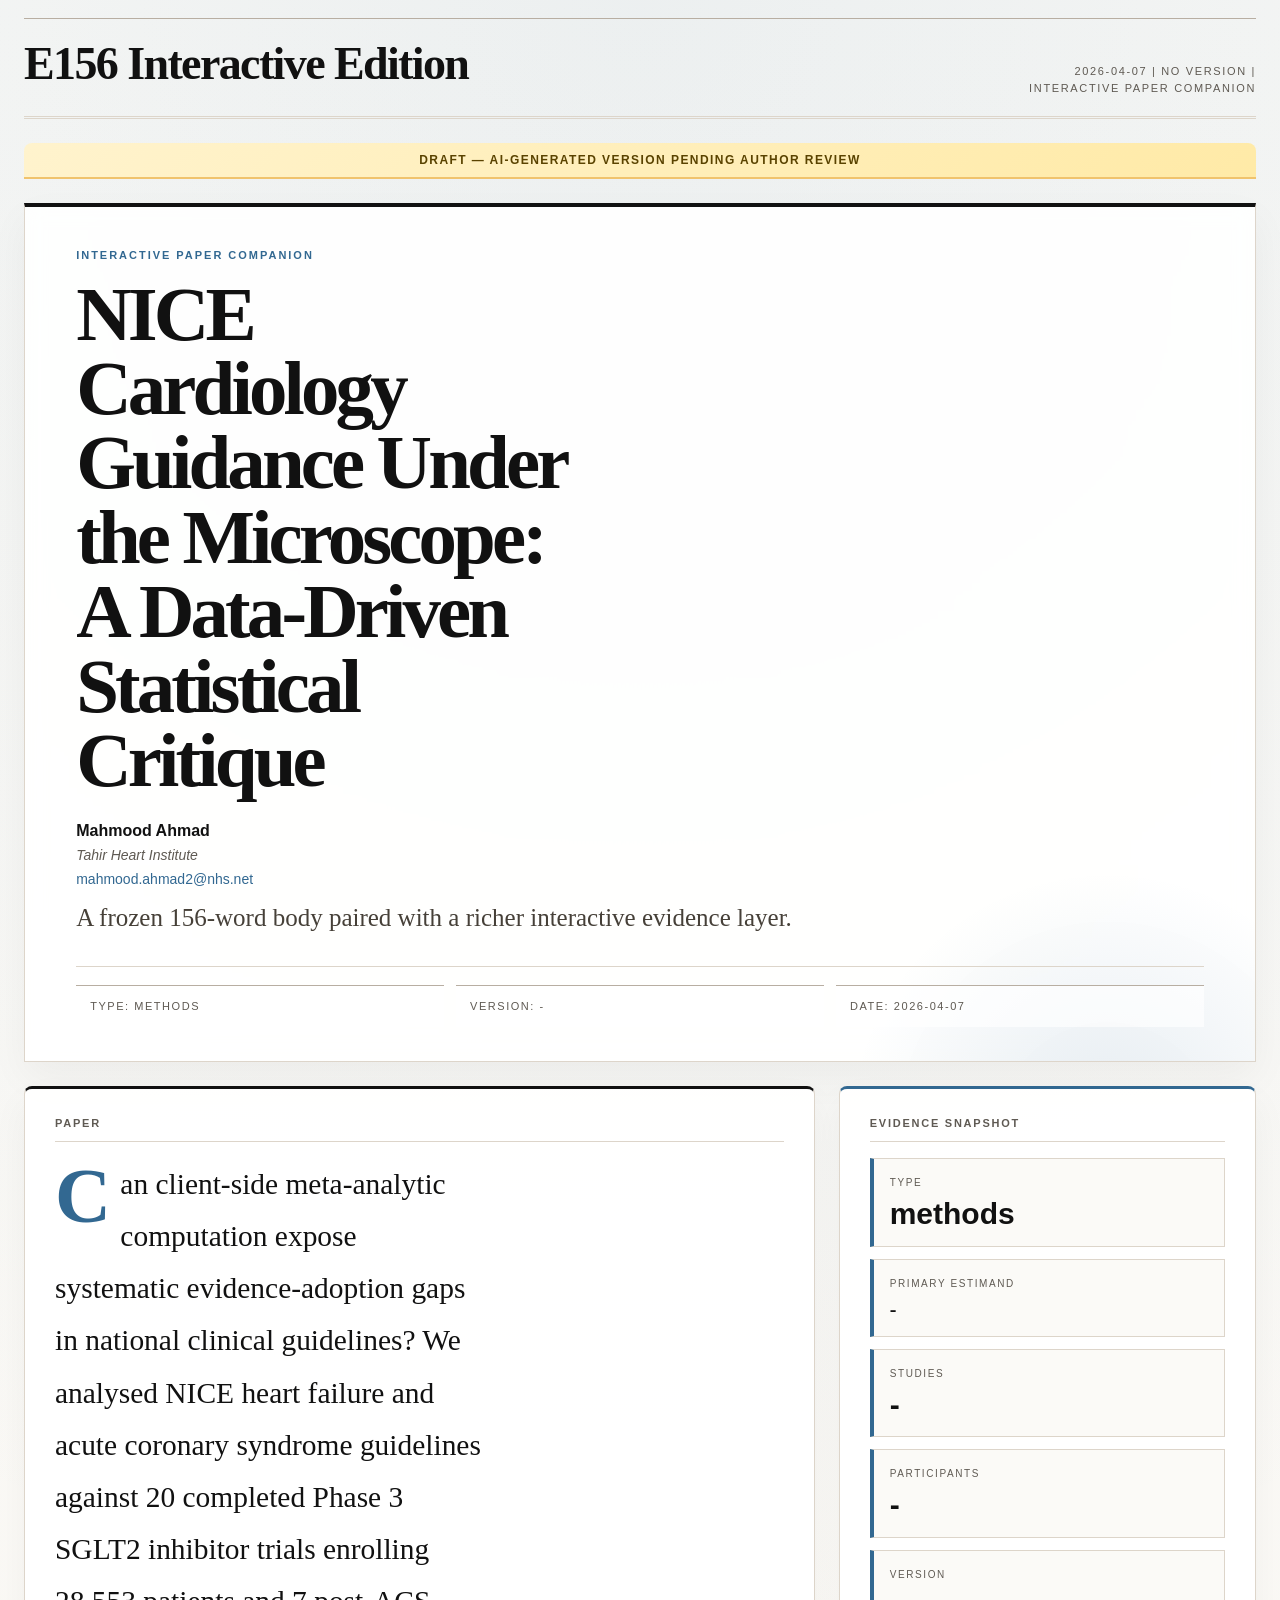
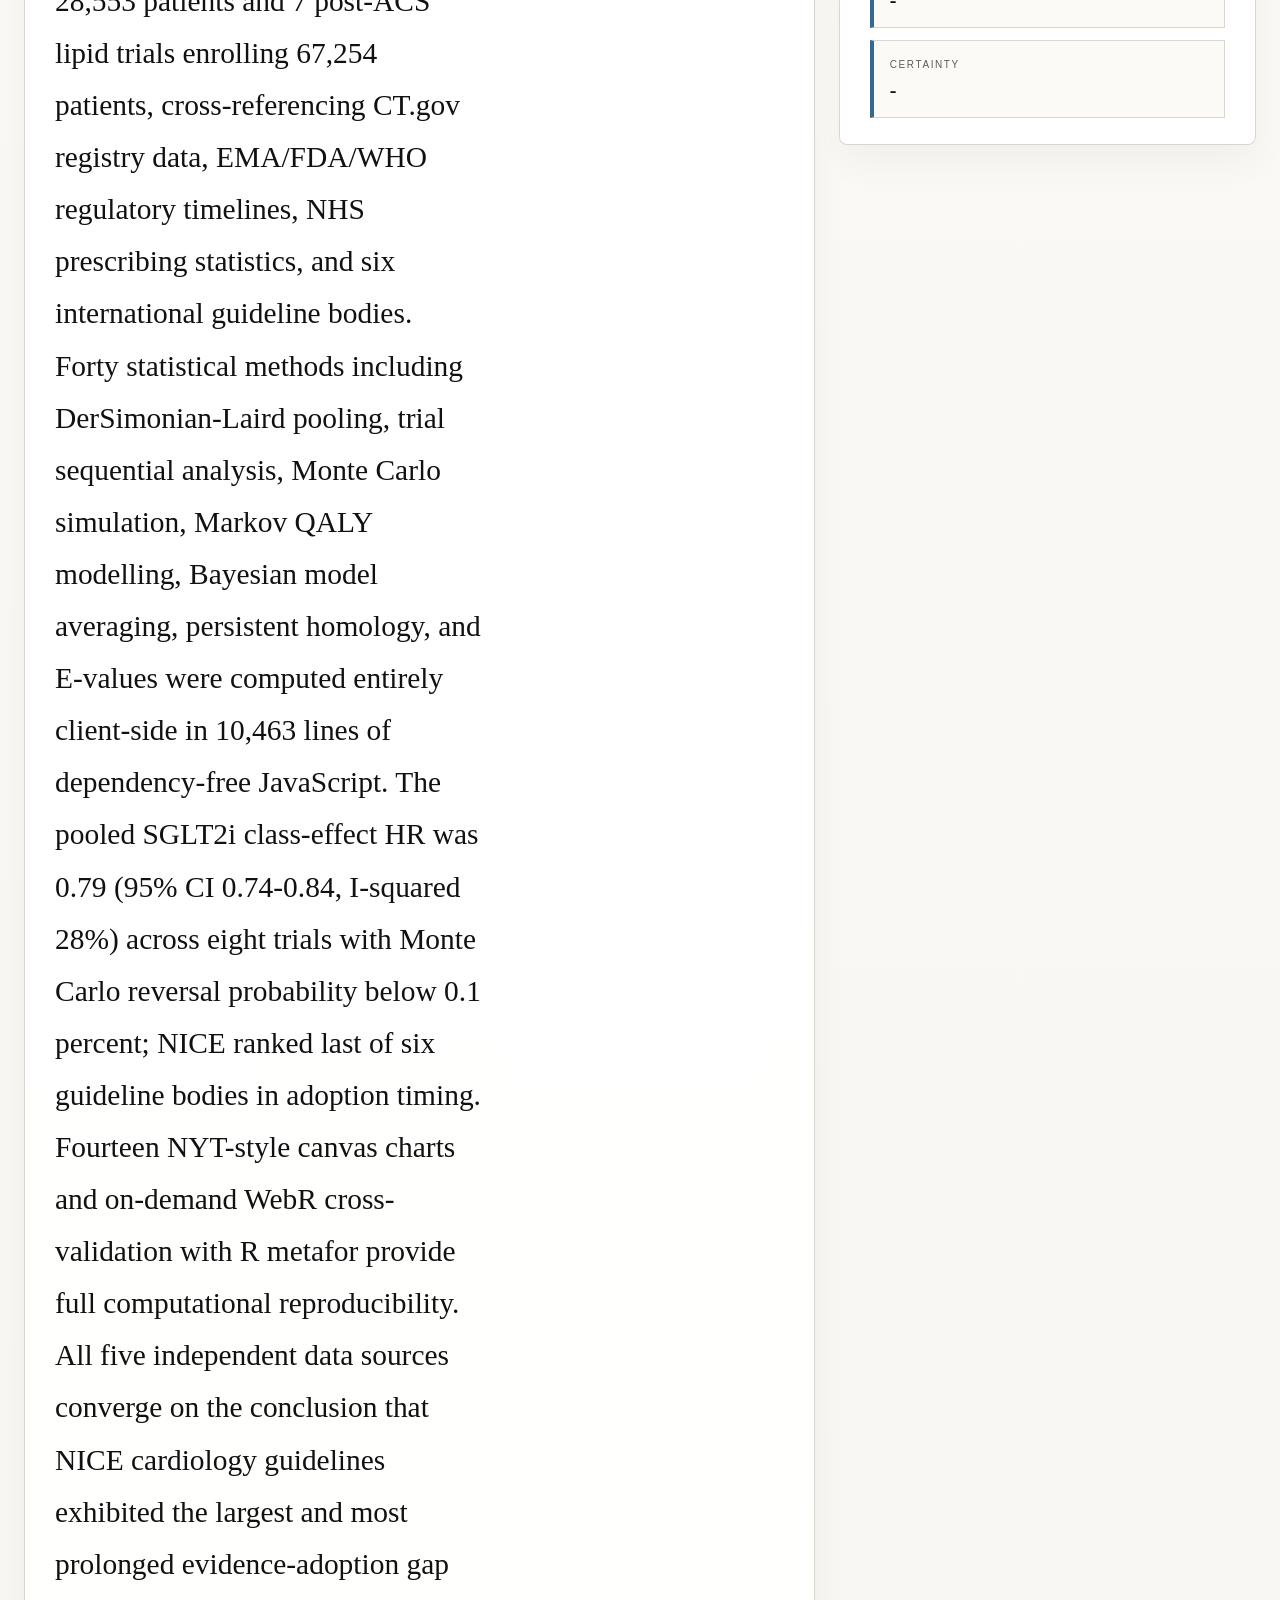
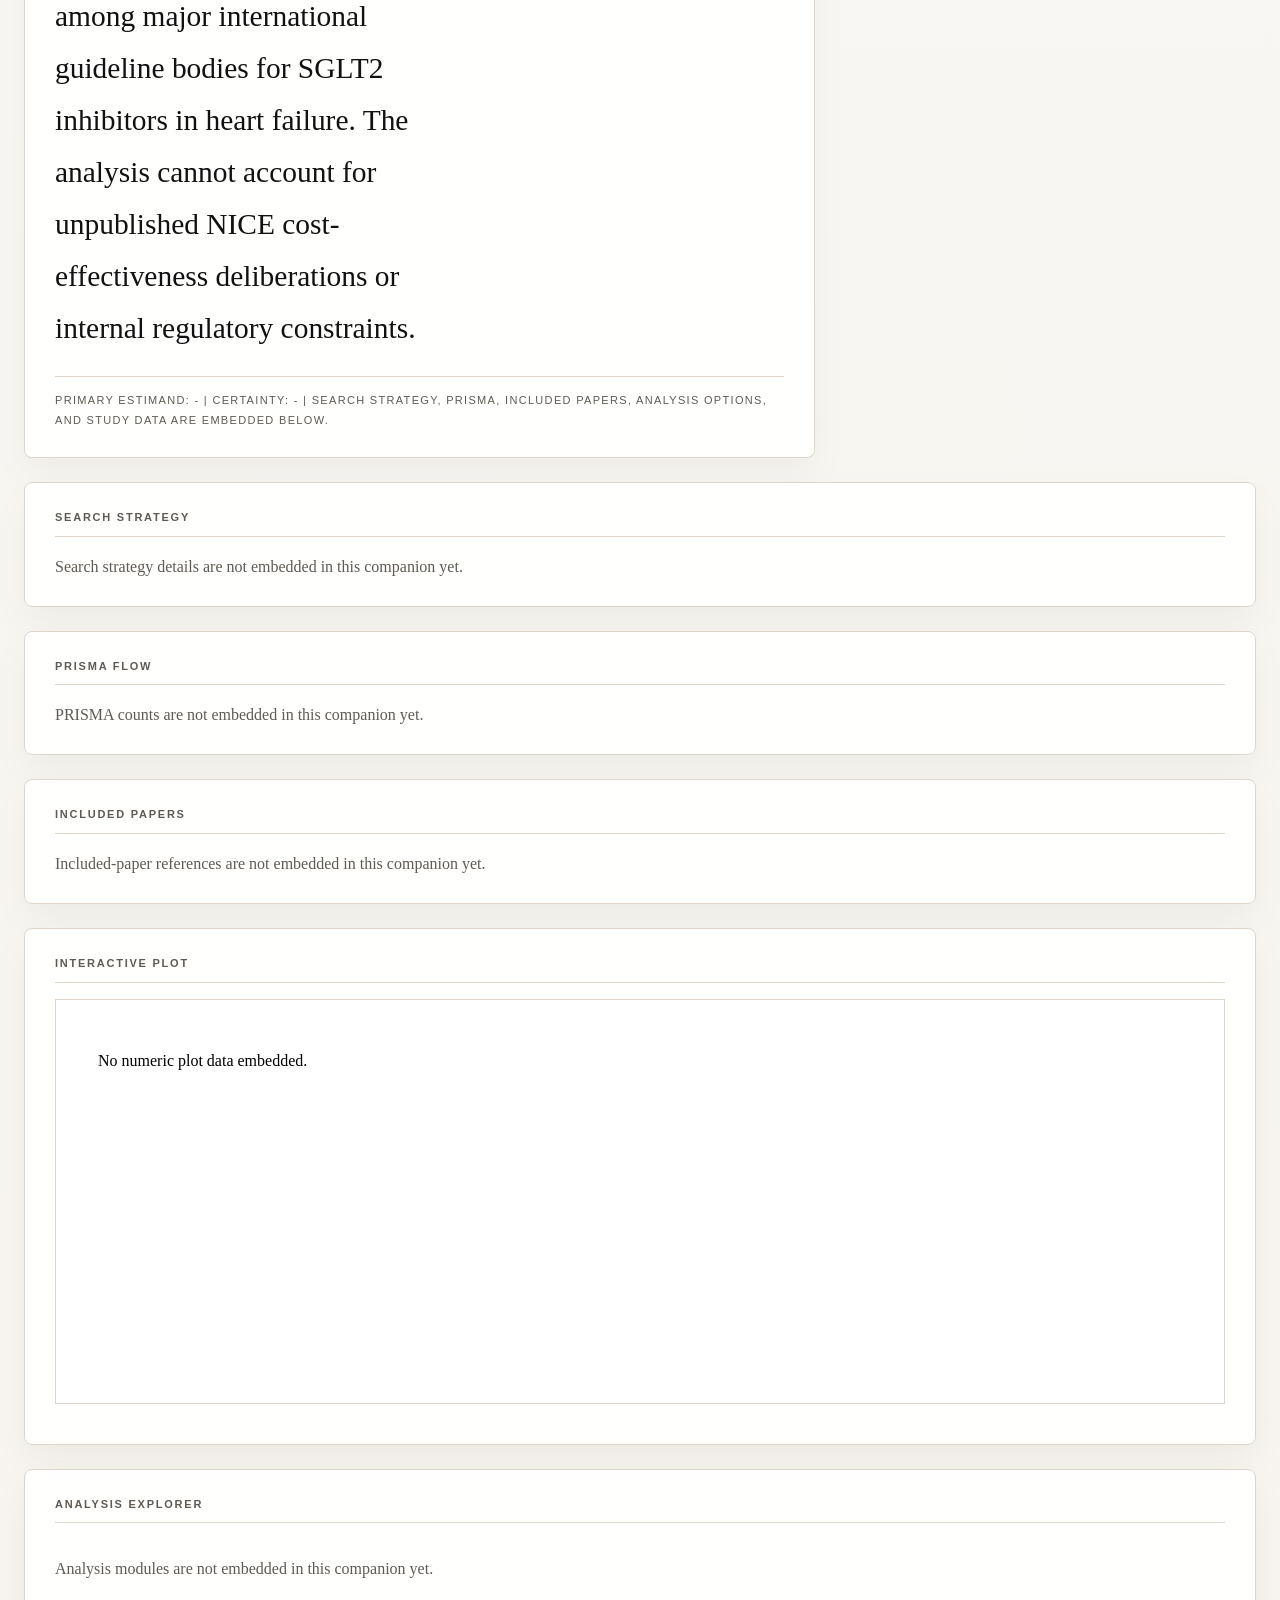
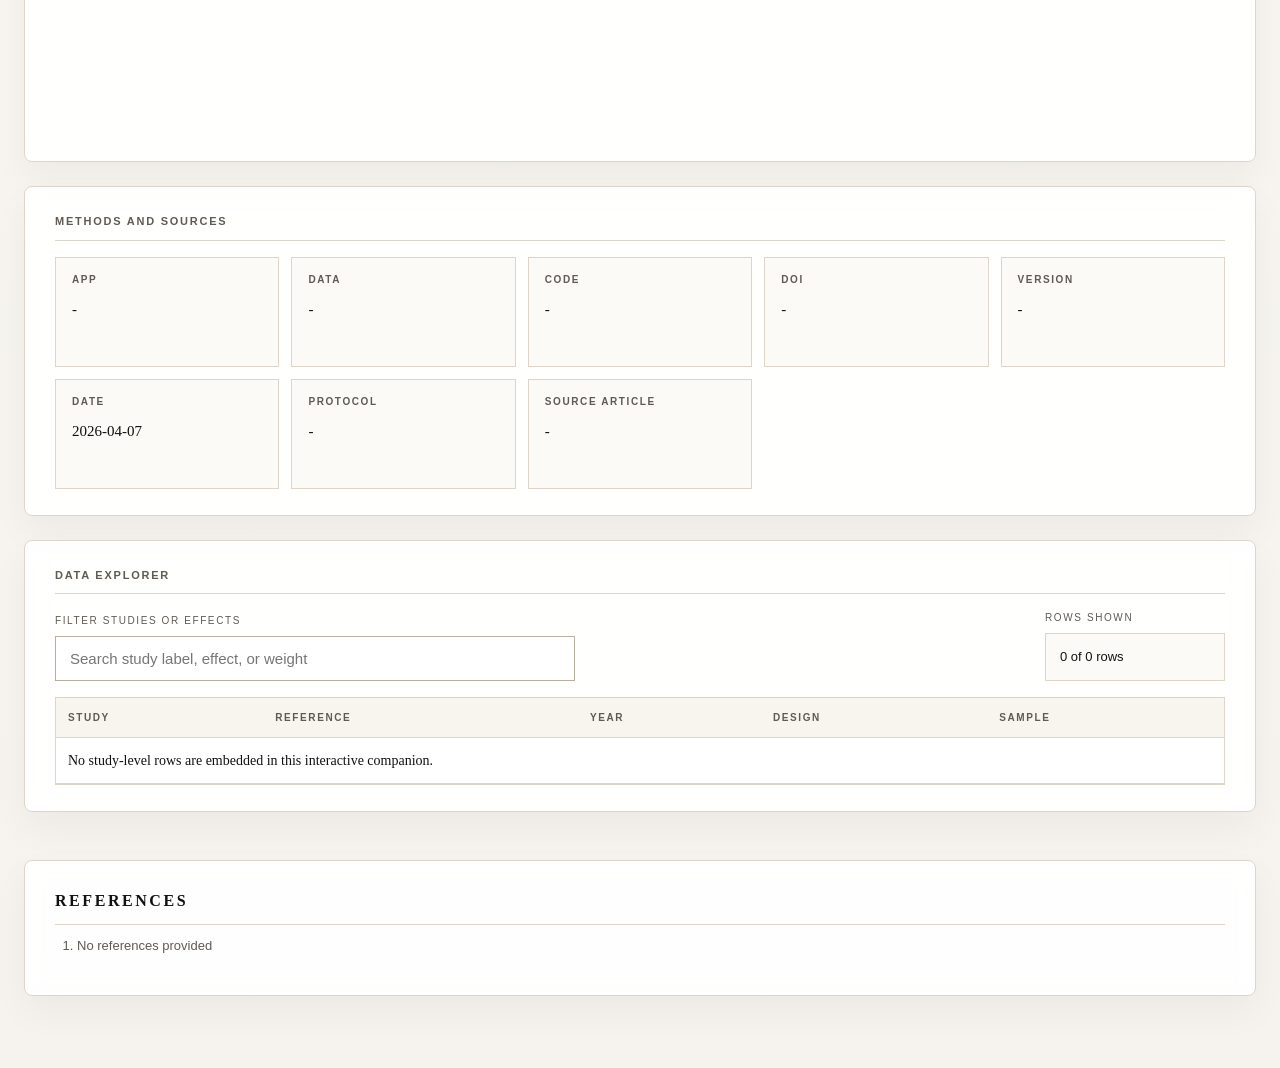
<file: e156-paper.html>
<!doctype html>
<html lang="en">
<head>
  <meta charset="utf-8">
  <meta name="viewport" content="width=device-width, initial-scale=1">
  <title>E156 Interactive Bundle</title>
  <style>
    :root {
      --bg: #f6f3ee;
      --paper: rgba(255, 255, 255, 0.92);
      --paper-strong: #fbfaf7;
      --ink: #111111;
      --muted: #5f5a53;
      --line: #ddd5ca;
      --line-strong: #b8aea2;
      --accent: #326891;
      --accent-soft: #e8f0f6;
      --review: #6b5435;
      --good: #216c53;
      --warn: #a06a12;
      --bad: #922b21;
      --shadow: 0 16px 38px rgba(17, 17, 17, 0.045);
      --radius: 8px;
      --serif: "Iowan Old Style", "Palatino Linotype", "Book Antiqua", Palatino, Georgia, serif;
      --sans: "Segoe UI", "Helvetica Neue", Arial, sans-serif;
      --mono: "SFMono-Regular", Consolas, "Liberation Mono", monospace;
    }

    * { box-sizing: border-box; }

    @keyframes rise-in {
      from {
        opacity: 0;
        transform: translateY(18px);
      }
      to {
        opacity: 1;
        transform: translateY(0);
      }
    }

    body {
      margin: 0;
      color: var(--ink);
      background:
        radial-gradient(circle at top, rgba(50, 104, 145, 0.08), transparent 28%),
        linear-gradient(180deg, #fcfbf8 0%, var(--bg) 100%);
      font-family: var(--serif);
      line-height: 1.5;
      text-rendering: optimizeLegibility;
      -webkit-font-smoothing: antialiased;
    }

    .page {
      width: min(1280px, calc(100vw - 48px));
      margin: 18px auto 72px;
      display: grid;
      gap: 24px;
    }

    .masthead {
      display: flex;
      justify-content: space-between;
      align-items: end;
      gap: 18px;
      padding: 10px 0 18px;
      border-top: 1px solid var(--line-strong);
      border-bottom: 3px double var(--line);
      animation: rise-in 0.65s ease-out both;
    }

    .masthead-brand {
      font-family: var(--serif);
      font-size: clamp(30px, 4vw, 46px);
      font-weight: 700;
      letter-spacing: -0.035em;
    }

    .masthead-meta {
      max-width: 38ch;
      font-family: var(--sans);
      font-size: 11px;
      color: var(--muted);
      text-transform: uppercase;
      letter-spacing: 0.15em;
      text-align: right;
      line-height: 1.6;
    }

    .hero,
    .card {
      background: var(--paper);
      border: 1px solid var(--line);
      box-shadow: var(--shadow);
      backdrop-filter: blur(10px);
    }

    .hero {
      position: relative;
      overflow: hidden;
      padding: 40px clamp(22px, 4vw, 52px) 34px;
      border-top: 4px solid var(--ink);
      animation: rise-in 0.72s ease-out both;
    }

    .hero::after {
      content: "";
      position: absolute;
      inset: auto -10% -40% auto;
      width: 44%;
      aspect-ratio: 1;
      background: radial-gradient(circle, rgba(50, 104, 145, 0.13), transparent 68%);
      pointer-events: none;
    }

    .status-banner {
      position: relative;
      z-index: 2;
      padding: 8px 18px;
      font-family: var(--sans);
      font-size: 12px;
      font-weight: 700;
      letter-spacing: 0.12em;
      text-transform: uppercase;
      text-align: center;
      border-radius: var(--radius) var(--radius) 0 0;
    }
    .status-banner.draft {
      background: linear-gradient(135deg, #fff3cd, #ffeaa7);
      color: #5a4300;
      border-bottom: 2px solid #f0c36d;
    }
    .status-banner.final {
      background: linear-gradient(135deg, #d4edda, #b8e6c8);
      color: #155724;
      border-bottom: 2px solid #6dbb86;
    }

    .author-block {
      position: relative;
      z-index: 1;
      margin: 18px 0 6px;
      font-family: var(--sans);
      font-size: 14px;
      color: var(--muted);
      line-height: 1.7;
    }
    .author-block .author-name {
      font-weight: 700;
      color: var(--ink);
      font-size: 16px;
    }
    .author-block .author-affil {
      font-style: italic;
    }
    .author-block a {
      color: var(--accent);
      text-decoration: none;
    }
    .author-block a:hover {
      text-decoration: underline;
    }

    .references-section {
      margin-top: 24px;
      padding-top: 18px;
      border-top: 1px solid var(--line);
      font-family: var(--sans);
      font-size: 13px;
      color: var(--muted);
      line-height: 1.7;
    }
    .references-section .section-title {
      font-family: var(--serif);
      font-size: 16px;
      font-weight: 700;
      color: var(--ink);
      margin: 0 0 10px;
    }
    .references-section ol {
      margin: 0;
      padding-left: 22px;
    }
    .references-section li {
      margin-bottom: 6px;
    }
    .references-section .links {
      margin-top: 12px;
      display: flex;
      gap: 16px;
      flex-wrap: wrap;
    }
    .references-section .links a {
      display: inline-flex;
      align-items: center;
      gap: 6px;
      padding: 6px 14px;
      background: var(--accent-soft);
      color: var(--accent);
      border-radius: 4px;
      text-decoration: none;
      font-weight: 600;
      font-size: 12px;
      letter-spacing: 0.04em;
      transition: background 0.15s;
    }
    .references-section .links a:hover {
      background: #d0e4f0;
    }

    .eyebrow {
      position: relative;
      z-index: 1;
      color: var(--accent);
      font-family: var(--sans);
      font-size: 11px;
      letter-spacing: 0.18em;
      text-transform: uppercase;
      font-weight: 700;
      margin-bottom: 14px;
    }

    h1 {
      position: relative;
      z-index: 1;
      margin: 0 0 16px;
      max-width: 13ch;
      font-family: var(--serif);
      font-size: clamp(42px, 6vw, 78px);
      line-height: 0.97;
      letter-spacing: -0.05em;
      font-weight: 700;
      text-wrap: balance;
    }

    .lede {
      position: relative;
      z-index: 1;
      color: #464038;
      max-width: 56rem;
      margin: 0;
      font-size: clamp(19px, 2.2vw, 25px);
      line-height: 1.62;
      font-style: normal;
      text-wrap: pretty;
    }

    .hero-rail {
      position: relative;
      z-index: 1;
      margin-top: 28px;
      padding-top: 18px;
      border-top: 1px solid var(--line);
      display: grid;
      grid-template-columns: repeat(3, minmax(0, 1fr));
      gap: 12px;
      font-family: var(--sans);
      font-size: 11px;
      text-transform: uppercase;
      letter-spacing: 0.14em;
      color: var(--muted);
    }

    .hero-rail > div {
      padding: 12px 14px;
      border-top: 1px solid var(--line-strong);
      background: rgba(255, 255, 255, 0.62);
    }

    .grid {
      display: grid;
      grid-template-columns: minmax(0, 1.8fr) minmax(290px, 0.95fr);
      gap: 24px;
      animation: rise-in 0.72s ease-out 0.08s both;
    }

    .card {
      padding: 26px clamp(18px, 2.4vw, 30px);
      border-radius: var(--radius);
      animation: rise-in 0.72s ease-out 0.14s both;
    }

    article.card {
      border-top: 3px solid var(--ink);
    }

    aside.card {
      align-self: start;
      position: sticky;
      top: 20px;
      border-top: 3px solid var(--accent);
    }

    .section-title {
      margin: 0 0 16px;
      padding-bottom: 10px;
      border-bottom: 1px solid var(--line);
      font-family: var(--sans);
      font-size: 11px;
      text-transform: uppercase;
      letter-spacing: 0.16em;
      color: var(--muted);
    }

    .body-text {
      max-width: 29ch;
      margin: 0;
      font-family: var(--serif);
      font-size: clamp(23px, 2.3vw, 31px);
      line-height: 1.77;
      text-wrap: pretty;
    }

    .nyt-dropcap::first-letter {
      float: left;
      font-family: var(--serif);
      font-size: 4.85rem;
      line-height: 0.82;
      padding: 0.09em 0.12em 0 0;
      color: var(--accent);
      font-weight: 700;
    }

    .body-foot {
      margin-top: 22px;
      padding-top: 14px;
      border-top: 1px solid var(--line);
      font-family: var(--sans);
      color: var(--muted);
      font-size: 11px;
      letter-spacing: 0.12em;
      text-transform: uppercase;
      line-height: 1.8;
    }

    .stats {
      display: grid;
      gap: 12px;
    }

    .stat {
      padding: 16px;
      border: 1px solid var(--line);
      border-left: 4px solid var(--accent);
      background: var(--paper-strong);
    }

    .stat-label {
      color: var(--muted);
      font-family: var(--sans);
      font-size: 10px;
      text-transform: uppercase;
      letter-spacing: 0.16em;
      margin-bottom: 8px;
    }

    .stat-value {
      font-family: var(--sans);
      font-size: 30px;
      font-weight: 800;
      line-height: 1.05;
      color: var(--ink);
    }

    .stat-small .stat-value {
      font-family: var(--serif);
      font-size: 20px;
      font-weight: 700;
      color: var(--ink);
    }

    .note-grid {
      display: grid;
      grid-template-columns: repeat(auto-fit, minmax(220px, 1fr));
      gap: 12px;
    }

    .note-item {
      padding: 14px 16px;
      border: 1px solid var(--line);
      background: var(--paper-strong);
      min-height: 110px;
    }

    .note-item strong {
      display: block;
      font-family: var(--sans);
      font-size: 10px;
      text-transform: uppercase;
      letter-spacing: 0.16em;
      color: var(--muted);
      margin-bottom: 10px;
    }

    .note-item a {
      color: var(--accent);
      text-decoration: none;
      border-bottom: 1px solid transparent;
      transition: border-color 0.2s ease;
    }

    .note-item a:hover {
      border-color: currentColor;
    }

    .note-value {
      font-size: 15px;
      line-height: 1.6;
    }

    .study-table {
      width: 100%;
      border-collapse: collapse;
      font-size: 14px;
      background: rgba(255, 255, 255, 0.78);
    }

    .study-table th,
    .study-table td {
      padding: 12px 12px;
      border-bottom: 1px solid var(--line);
      vertical-align: top;
    }

    .study-table th {
      text-align: left;
      color: var(--muted);
      font-family: var(--sans);
      font-size: 10px;
      text-transform: uppercase;
      letter-spacing: 0.16em;
      background: #f8f5ef;
    }

    .study-table tbody tr:hover {
      background: rgba(50, 104, 145, 0.045);
    }

    .study-table tbody tr:nth-child(even) {
      background: rgba(248, 245, 239, 0.7);
    }

    .data-toolbar {
      display: flex;
      flex-wrap: wrap;
      align-items: end;
      justify-content: space-between;
      gap: 14px;
      margin-bottom: 16px;
    }

    .data-search-wrap {
      flex: 1 1 320px;
      max-width: 520px;
    }

    .data-search-label,
    .data-summary-label {
      display: block;
      margin-bottom: 8px;
      font-family: var(--sans);
      font-size: 10px;
      text-transform: uppercase;
      letter-spacing: 0.16em;
      color: var(--muted);
    }

    .data-search {
      width: 100%;
      padding: 13px 14px;
      border: 1px solid var(--line-strong);
      background: rgba(255, 255, 255, 0.94);
      color: var(--ink);
      font-family: var(--sans);
      font-size: 15px;
      outline: none;
      transition: border-color 0.2s ease, box-shadow 0.2s ease;
    }

    .data-search:focus {
      border-color: var(--accent);
      box-shadow: 0 0 0 3px rgba(50, 104, 145, 0.12);
      outline: 2px solid var(--accent);
    }

    .data-summary {
      min-width: 180px;
      padding: 13px 14px;
      border: 1px solid var(--line);
      background: var(--paper-strong);
      font-family: var(--sans);
      font-size: 13px;
      line-height: 1.5;
      color: var(--ink);
    }

    .table-wrap {
      overflow-x: auto;
      border: 1px solid var(--line);
      background: rgba(255, 255, 255, 0.92);
    }

    .chip {
      display: inline-flex;
      align-items: center;
      justify-content: center;
      min-width: 68px;
      padding: 6px 12px;
      border-radius: 999px;
      border: 1px solid transparent;
      font-family: var(--sans);
      font-size: 10px;
      font-weight: 800;
      letter-spacing: 0.14em;
      text-transform: uppercase;
      background: var(--accent-soft);
      color: var(--accent);
    }

    .chip.pass {
      background: rgba(33, 108, 83, 0.1);
      border-color: rgba(33, 108, 83, 0.16);
      color: var(--good);
    }

    .chip.revise {
      background: rgba(160, 106, 18, 0.1);
      border-color: rgba(160, 106, 18, 0.18);
      color: var(--warn);
    }

    .chip.block {
      background: rgba(146, 43, 33, 0.11);
      border-color: rgba(146, 43, 33, 0.18);
      color: var(--bad);
    }

    .chip.pass::before{content:"\2713 "}
    .chip.revise::before{content:"! "}
    .chip.block::before{content:"\2717 "}

    .chips {
      display: flex;
      flex-wrap: wrap;
      gap: 8px;
      margin-top: 10px;
    }

    .search-layout,
    .included-grid {
      display: grid;
      gap: 14px;
    }

    .search-layout {
      grid-template-columns: 1.2fr 0.8fr;
    }

    .panel {
      padding: 16px;
      border: 1px solid var(--line);
      background: var(--paper-strong);
    }

    .panel-label {
      display: block;
      margin-bottom: 10px;
      font-family: var(--sans);
      font-size: 10px;
      text-transform: uppercase;
      letter-spacing: 0.16em;
      color: var(--muted);
    }

    .panel p {
      margin: 0;
      font-size: 16px;
      line-height: 1.7;
      color: #2c2723;
      text-wrap: pretty;
    }

    .meta-list,
    .reason-list {
      display: grid;
      gap: 10px;
    }

    .meta-row {
      display: grid;
      grid-template-columns: 120px 1fr;
      gap: 12px;
      align-items: start;
      padding-top: 10px;
      border-top: 1px solid var(--line);
    }

    .meta-row:first-child {
      padding-top: 0;
      border-top: 0;
    }

    .meta-term {
      font-family: var(--sans);
      font-size: 10px;
      text-transform: uppercase;
      letter-spacing: 0.16em;
      color: var(--muted);
    }

    .meta-value {
      font-size: 15px;
      line-height: 1.7;
      color: #2b2622;
      word-break: break-word;
    }

    .query-list {
      display: grid;
      gap: 12px;
      margin-top: 14px;
    }

    .query-card {
      padding: 14px;
      border: 1px solid var(--line);
      background: #fff;
    }

    .query-title {
      margin-bottom: 8px;
      font-family: var(--sans);
      font-size: 10px;
      text-transform: uppercase;
      letter-spacing: 0.16em;
      color: var(--muted);
    }

    .query-text {
      margin: 0;
      white-space: pre-wrap;
      word-break: break-word;
      font-family: var(--mono);
      font-size: 12px;
      line-height: 1.75;
      color: #214159;
    }

    .prisma-grid {
      display: grid;
      grid-template-columns: repeat(4, minmax(0, 1fr));
      gap: 14px;
      margin-bottom: 16px;
    }

    .prisma-card {
      padding: 16px;
      border: 1px solid var(--line);
      border-top: 4px solid var(--accent);
      background: linear-gradient(180deg, rgba(255, 255, 255, 0.98), rgba(249, 246, 241, 0.94));
    }

    .prisma-step {
      margin-bottom: 8px;
      font-family: var(--sans);
      font-size: 10px;
      text-transform: uppercase;
      letter-spacing: 0.16em;
      color: var(--muted);
    }

    .prisma-count {
      font-family: var(--serif);
      font-size: 36px;
      font-weight: 700;
      line-height: 1;
      letter-spacing: -0.03em;
    }

    .prisma-detail {
      margin-top: 8px;
      font-size: 14px;
      color: #2c2723;
      line-height: 1.6;
    }

    .reason-item {
      padding: 12px 14px;
      border: 1px solid var(--line);
      background: rgba(255, 255, 255, 0.7);
      display: flex;
      justify-content: space-between;
      gap: 12px;
      align-items: baseline;
    }

    .reason-item strong {
      font-family: var(--sans);
      font-size: 12px;
      letter-spacing: 0.02em;
    }

    .reason-count {
      font-family: var(--mono);
      font-size: 12px;
      color: var(--muted);
      text-transform: uppercase;
      letter-spacing: 0.08em;
      white-space: nowrap;
    }

    .included-grid {
      grid-template-columns: repeat(auto-fit, minmax(280px, 1fr));
    }

    .included-card {
      padding: 18px;
      border: 1px solid var(--line);
      border-top: 3px solid var(--ink);
      background: linear-gradient(180deg, rgba(255, 255, 255, 0.98), rgba(249, 246, 241, 0.94));
    }

    .included-title {
      margin: 0 0 8px;
      font-family: var(--serif);
      font-size: 26px;
      line-height: 1.15;
      letter-spacing: -0.02em;
    }

    .included-citation {
      margin: 0 0 14px;
      font-size: 16px;
      line-height: 1.72;
      color: #2c2723;
      text-wrap: pretty;
    }

    .data-points {
      margin-top: 14px;
      display: grid;
      gap: 8px;
    }

    .data-point {
      padding: 10px 12px;
      border-left: 3px solid var(--accent);
      background: rgba(50, 104, 145, 0.05);
      font-size: 14px;
      line-height: 1.7;
      color: #27445a;
    }

    .analysis-controls {
      display: flex;
      flex-wrap: wrap;
      gap: 10px;
      margin-bottom: 16px;
    }

    .analysis-btn {
      padding: 10px 14px;
      border: 1px solid var(--line-strong);
      background: #fff;
      color: var(--muted);
      font-family: var(--sans);
      font-size: 11px;
      font-weight: 700;
      text-transform: uppercase;
      letter-spacing: 0.14em;
      cursor: pointer;
      transition: border-color 0.18s ease, color 0.18s ease, background 0.18s ease;
    }

    .analysis-btn:hover,
    .analysis-btn.active {
      border-color: var(--accent);
      background: var(--accent-soft);
      color: var(--accent);
    }

    .analysis-btn:focus-visible{outline:2px solid var(--accent);outline-offset:2px}

    .analysis-stage {
      min-height: 180px;
    }

    .analysis-card {
      padding: 18px;
      border: 1px solid var(--line);
      background: linear-gradient(180deg, rgba(255, 255, 255, 0.98), rgba(249, 246, 241, 0.94));
    }

    .analysis-title {
      margin: 0 0 10px;
      font-family: var(--serif);
      font-size: 28px;
      line-height: 1.08;
      letter-spacing: -0.02em;
    }

    .analysis-summary {
      margin: 0 0 14px;
      font-size: 16px;
      line-height: 1.7;
      color: #2c2723;
      text-wrap: pretty;
    }

    .analysis-list {
      display: grid;
      gap: 10px;
    }

    .analysis-item {
      padding: 12px 14px;
      border: 1px solid var(--line);
      background: rgba(255, 255, 255, 0.84);
    }

    .analysis-item strong {
      display: block;
      margin-bottom: 4px;
      font-family: var(--sans);
      font-size: 10px;
      text-transform: uppercase;
      letter-spacing: 0.14em;
      color: var(--muted);
    }

    .empty {
      margin: 0;
      font-size: 16px;
      line-height: 1.7;
      color: var(--muted);
    }

    .plot-wrap {
      overflow-x: auto;
      border: 1px solid var(--line);
      padding: 18px;
      background: rgba(255, 255, 255, 0.9);
    }

    .plot-caption {
      margin-top: 14px;
      color: var(--muted);
      font-family: var(--sans);
      font-size: 10px;
      text-transform: uppercase;
      letter-spacing: 0.16em;
      line-height: 1.8;
    }

    @media (max-width: 1100px) {
      .grid {
        grid-template-columns: 1fr;
      }

      .search-layout,
      .prisma-grid {
        grid-template-columns: 1fr;
      }

      aside.card {
        position: static;
      }

      .hero-rail {
        grid-template-columns: 1fr;
      }
    }

    @media (max-width: 900px) {
      .page {
        width: min(100vw - 28px, 1280px);
        margin: 14px auto 48px;
        gap: 18px;
      }

      .masthead {
        flex-direction: column;
        align-items: start;
      }

      .masthead-meta {
        text-align: left;
      }

      .body-text {
        font-size: 20px;
      }

      .note-grid {
        grid-template-columns: 1fr;
      }

      .included-grid {
        grid-template-columns: 1fr;
      }

      .meta-row {
        grid-template-columns: 1fr;
        gap: 4px;
      }

      .data-toolbar {
        align-items: stretch;
      }
    }

    @media (prefers-reduced-motion: reduce) {
      .masthead,
      .hero,
      .grid,
      .card {
        animation: none;
      }
    }

    @media print{.data-search-wrap,.analysis-controls,.data-toolbar,.hero::after{display:none!important}aside.card{position:static!important}.grid{display:block!important}body{background:#fff!important}svg{max-width:100%!important}}

    .skip-link:focus{top:0}
  </style>
</head>
<body>
  <a href="#study-filter" class="skip-link" style="position:absolute;top:-40px;left:0;z-index:999;background:#fff;padding:4px 8px;font-size:14px">Skip to data explorer</a>
  <main class="page">
    <header class="masthead">
      <div class="masthead-brand">E156 Interactive Edition</div>
      <div class="masthead-meta" id="masthead-meta">Interactive paper companion</div>
    </header>

    <div id="status-banner" class="status-banner draft">DRAFT — AI-generated version pending author review</div>

    <section class="hero">
      <div class="eyebrow">Interactive Paper Companion</div>
      <h1 id="title" class="nyt-headline"></h1>
      <div class="author-block" id="author-block">
        <div class="author-name" id="author-name"></div>
        <div class="author-affil" id="author-affil"></div>
        <div id="author-email"></div>
      </div>
      <p class="lede nyt-subhead" id="lede"></p>
      <div class="hero-rail">
        <div id="hero-type">Type</div>
        <div id="hero-version">Version</div>
        <div id="hero-date">Date</div>
      </div>
    </section>

    <section class="grid">
      <article class="card">
        <h2 class="section-title">Paper</h2>
        <p class="body-text nyt-dropcap" id="body"></p>
        <div class="body-foot" id="body-foot">The frozen body stands alone while the surrounding page carries the wider evidence layer.</div>
      </article>

      <aside class="card">
        <h2 class="section-title">Evidence Snapshot</h2>
        <div class="stats" id="core-stats"></div>
      </aside>
    </section>

    <section class="card">
      <h2 class="section-title">Search Strategy</h2>
      <div id="search-strategy"></div>
    </section>

    <section class="card">
      <h2 class="section-title">PRISMA Flow</h2>
      <div id="prisma-flow"></div>
    </section>

    <section class="card">
      <h2 class="section-title">Included Papers</h2>
      <div id="included-papers"></div>
    </section>

    <section class="card">
      <h2 class="section-title">Interactive Plot</h2>
      <div class="plot-wrap">
        <svg id="forest-plot" width="980" height="360" role="img" aria-labelledby="forest-title" viewBox="0 0 980 360"></svg>
      </div>
      <div class="plot-caption" id="plot-caption"></div>
    </section>

    <section class="card">
      <h2 class="section-title">Analysis Explorer</h2>
      <div class="analysis-controls" id="analysis-controls"></div>
      <div class="analysis-stage" id="analysis-stage"></div>
    </section>

    <section class="card">
      <h2 class="section-title">Methods And Sources</h2>
      <div class="note-grid" id="note-grid"></div>
    </section>

    <section class="card">
      <h2 class="section-title">Data Explorer</h2>
      <div class="data-toolbar">
        <div class="data-search-wrap">
          <label class="data-search-label" for="study-filter">Filter studies or effects</label>
          <input id="study-filter" class="data-search" type="search" placeholder="Search study label, effect, or weight">
        </div>
        <div>
          <div class="data-summary-label">Rows shown</div>
          <div class="data-summary" id="data-summary" aria-live="polite" aria-atomic="true">0 rows</div>
        </div>
      </div>
      <div class="table-wrap">
        <table class="study-table" id="study-table"></table>
      </div>
    </section>

    <section class="card references-section" id="references-section">
      <h2 class="section-title">References</h2>
      <ol id="ref-list"></ol>
      <div class="links" id="project-links"></div>
    </section>
  </main>

  <script>
    const E156_ARTICLE = {
  "id": "NICECardiology",
  "title": "NICE Cardiology Guidance Under the Microscope: A Data-Driven Statistical Critique",
  "authors": [
    {
      "name": "Mahmood Ahmad",
      "affiliation": "Royal Free Hospital, London, United Kingdom",
      "email": "mahmood.ahmad2@nhs.net",
      "orcid": "0009-0003-7781-4478"
    }
  ],
  "date": "2026-04-07",
  "type": "methods",
  "estimand": "HR",
  "data_description": "20 Phase 3 SGLT2i trials (28,553 patients), 7 lipid trials (67,254 patients), 5 triangulation sources",
  "body": "Can client-side meta-analytic computation expose systematic evidence-adoption gaps in national clinical guidelines? We analysed NICE heart failure and acute coronary syndrome guidelines against 20 completed Phase 3 SGLT2 inhibitor trials enrolling 28,553 patients and 7 post-ACS lipid trials enrolling 67,254 patients, cross-referencing CT.gov registry data, EMA/FDA/WHO regulatory timelines, NHS prescribing statistics, and six international guideline bodies. Forty statistical methods including DerSimonian-Laird pooling, trial sequential analysis, Monte Carlo simulation, Markov QALY modelling, Bayesian model averaging, persistent homology, and E-values were computed entirely client-side in 10,463 lines of dependency-free JavaScript. The pooled SGLT2i class-effect HR was 0.79 (95% CI 0.74-0.84, I-squared 28%) across eight trials with Monte Carlo reversal probability below 0.1 percent; NICE ranked last of six guideline bodies in adoption timing. Fourteen NYT-style canvas charts and on-demand WebR cross-validation with R metafor provide full computational reproducibility. All five independent data sources converge on the conclusion that NICE cardiology guidelines exhibited the largest and most prolonged evidence-adoption gap among major international guideline bodies for SGLT2 inhibitors in heart failure. The analysis cannot account for unpublished NICE cost-effectiveness deliberations or internal regulatory constraints.",
  "word_count": 155,
  "github": "https://github.com/mahmood726-cyber/nice-cardiology-guidance",
  "dashboard": "https://mahmood726-cyber.github.io/nice-cardiology-guidance/",
  "keywords": [
    "NICE",
    "cardiology",
    "heart failure",
    "SGLT2 inhibitors",
    "guideline critique",
    "meta-analysis",
    "evidence-adoption gap"
  ],
  "target_journal": "BMJ Evidence-Based Medicine"
};

    function el(tag, className, text) {
      const node = document.createElement(tag);
      if (className) node.className = className;
      if (text !== undefined) node.textContent = text;
      return node;
    }

    function esc(s){const d=document.createElement('div');d.textContent=String(s??'');return d.innerHTML;}

    function normalizeVerdict(v){const s=String(v||'').toLowerCase();if(s==='pass'||s==='accept')return'pass';if(s==='block'||s==='reject'||s==='fail')return'block';return'revise';}
    function personaLabel(name){return String(name||'').replace(/_/g,' ').replace(/\b\w/g,c=>c.toUpperCase());}

    function appendStat(container, label, value, useSmallValue) {
      const card = el("div", useSmallValue ? "stat stat-small" : "stat");
      card.append(el("div", "stat-label", label));
      card.append(el("div", "stat-value", value ?? "-"));
      container.append(card);
    }

    function renderCore(article) {
      document.title = (article.title || "E156") + " — E156 Interactive Paper";
      document.getElementById("title").textContent = article.title || "Untitled E156 record";
      document.getElementById("lede").textContent =
        article.summary ||
        "A frozen 156-word body paired with a richer interactive evidence layer.";
      document.getElementById("body").textContent = article.body || "";
      document.getElementById("masthead-meta").textContent = `${article.date || "Undated"} | ${article.version || "No version"} | interactive paper companion`;
      document.getElementById("hero-type").textContent = `Type: ${article.type || "-"}`;
      document.getElementById("hero-version").textContent = `Version: ${article.version || "-"}`;
      document.getElementById("hero-date").textContent = `Date: ${article.date || "-"}`;
      document.getElementById("body-foot").textContent =
        `Primary estimand: ${article.primary_estimand || "-"} | certainty: ${article.certainty || "-"} | search strategy, PRISMA, included papers, analysis options, and study data are embedded below.`;

      // Author block
      const authorName = article.author || "Mahmood Ahmad";
      const affiliation = article.affiliation || "Tahir Heart Institute";
      const email = article.email || "mahmood.ahmad2@nhs.net";
      document.getElementById("author-name").textContent = authorName;
      document.getElementById("author-affil").textContent = affiliation;
      document.getElementById("author-email").innerHTML =
        `<a href="mailto:${esc(email)}">${esc(email)}</a>`;

      // DRAFT vs FINAL banner
      const banner = document.getElementById("status-banner");
      const isSubmitted = article.submitted === true || article.submitted === "true";
      if (isSubmitted) {
        banner.className = "status-banner final";
        banner.textContent = "FINAL — Author-reviewed version";
      } else {
        banner.className = "status-banner draft";
        banner.textContent = "DRAFT — AI-generated version pending author review";
      }

      // References
      const refList = document.getElementById("ref-list");
      refList.innerHTML = "";
      const refs = article.references || [];
      refs.forEach(ref => {
        const li = document.createElement("li");
        li.textContent = ref;
        refList.appendChild(li);
      });
      if (refs.length === 0) {
        refList.innerHTML = "<li>No references provided</li>";
      }

      // Project links (GitHub repo + Pages)
      const linksDiv = document.getElementById("project-links");
      linksDiv.innerHTML = "";
      const slug = article.slug || article.notes?.code?.split("/").pop() || "";
      if (article.notes?.code && /^https?:\/\//i.test(article.notes.code)) {
        const a = document.createElement("a");
        a.href = article.notes.code;
        a.target = "_blank";
        a.rel = "noopener noreferrer";
        a.textContent = "GitHub Repository";
        linksDiv.appendChild(a);
      }
      if (slug) {
        const a2 = document.createElement("a");
        a2.href = `https://mahmood726-cyber.github.io/${slug}/`;
        a2.target = "_blank";
        a2.rel = "noopener noreferrer";
        a2.textContent = "GitHub Pages Dashboard";
        linksDiv.appendChild(a2);
      }

      const core = document.getElementById("core-stats");
      core.innerHTML = "";
      appendStat(core, "Type", article.type);
      appendStat(core, "Primary Estimand", article.primary_estimand, true);
      appendStat(core, "Studies", article.study_count);
      appendStat(core, "Participants", article.participant_count);
      appendStat(core, "Version", article.version, true);
      appendStat(core, "Certainty", article.certainty, true);
    }

    function renderNotes(article) {
      const fields = [
        ["App", article.app],
        ["Data", article.data],
        ["Code", article.code],
        ["DOI", article.doi],
        ["Version", article.version],
        ["Date", article.date],
        ["Protocol", article.protocol],
        ["Source article", article.source_article]
      ];

      const grid = document.getElementById("note-grid");
      grid.innerHTML = "";
      fields.forEach(([label, value]) => {
        const item = el("div", "note-item");
        item.append(el("strong", "", label));
        if (!value) {
          item.append(el("div", "note-value", "-"));
        } else if (typeof value === "string" && /^https?:/i.test(value)) {
          const link = el("a", "note-value", value);
          link.href = value;
          link.target = "_blank";
          link.rel = "noreferrer";
          item.append(link);
        } else {
          item.append(el("div", "note-value", String(value)));
        }
        grid.append(item);
      });
    }

    function renderValidation(article) {
      const table = document.getElementById("validation-table"); if(!table) return;
      const checks = article.validation?.checks || [];
      checks.forEach((check) => {
        const row = document.createElement("tr");
        row.innerHTML = `<td><span class="chip ${check.ok ? "pass" : "block"}">${check.ok ? "PASS" : "FAIL"}</span></td><td>${esc(check.name)}</td><td>${esc(check.detail || "")}</td>`;
        table.append(row);
      });
    }

    function renderReviewBoard(article) {
      const board = document.getElementById("review-board"); if(!board) return;
      const review = article.review || null;

      if (!review || !review.personas || !Object.keys(review.personas).length) {
        board.innerHTML = `<div><span class="chip">PENDING</span> Reviewer assignments appear when a multi-persona review is attached.</div>`;
        return;
      }

      board.innerHTML = "";
      Object.entries(review.personas || {}).forEach(([name, persona]) => {
        const item = document.createElement("article");
        const personaVerdict = normalizeVerdict(persona.verdict);
        const reviewerId = persona.reviewer_id || personaLabel(name);
        const signedAt = persona.signed_at || review.reviewed_at || article.date || "-";
        item.className = "review-board-item";
        item.innerHTML = `
          <div class="review-card-head">
            <div>
              <div class="review-board-role">${esc(personaLabel(name))}</div>
              <div class="review-board-name">${esc(reviewerId)}</div>
            </div>
            <span class="chip ${personaVerdict}">${esc(String(persona.verdict || "unknown").toUpperCase())}</span>
          </div>
          <div class="review-board-meta">Signed ${esc(signedAt)}</div>
        `;
        board.append(item);
      });
    }

    function renderReview(article) {
      const table = document.getElementById("review-table"); if(!table) return;
      const review = article.review || null;
      const summary = article.review_summary || null;

      if (!review || !summary) {
        table.innerHTML = `<div><span class="chip">NONE</span> No multi-persona review attached.</div>`;
        return;
      }

      const actions = (summary.required_actions || [])
        .map((entry) => `${esc(entry.persona)}: ${esc(entry.action)}`)
        .join(" | ");
      const verdict = normalizeVerdict(summary.gate);
      table.innerHTML = `
        <div class="consensus-card">
          <div class="consensus-head">
            <div>
              <div class="consensus-label">Consensus Gate</div>
              <div class="consensus-value">${esc(String(summary.gate || "unknown").toUpperCase())}</div>
              <div class="consensus-meta">Filed ${esc(review.reviewed_at || article.date || "-")}</div>
            </div>
            <span class="chip ${verdict}">${esc(String(summary.gate || "unknown").toUpperCase())}</span>
          </div>
          <div>Pass ${summary.verdict_counts?.pass ?? 0} | Revise ${summary.verdict_counts?.revise ?? 0} | Block ${summary.verdict_counts?.block ?? 0}</div>
          <div style="margin-top:10px; color: var(--muted);">${actions || "No mandatory actions recorded."}</div>
        </div>
        <div class="review-grid" id="review-grid"></div>
      `;

      const grid = document.getElementById("review-grid");
      Object.entries(review.personas || {}).forEach(([name, persona]) => {
        const card = document.createElement("article");
        const personaVerdict = normalizeVerdict(persona.verdict);
        const reviewerId = persona.reviewer_id || personaLabel(name);
        const signedAt = persona.signed_at || review.reviewed_at || article.date || "-";
        const actionsList = Array.isArray(persona.required_actions) && persona.required_actions.length
          ? `<div class="review-actions"><strong>Required actions</strong><ul>${persona.required_actions.map((action) => `<li>${esc(action)}</li>`).join("")}</ul></div>`
          : "";
        card.className = "review-card";
        card.innerHTML = `
          <div class="review-card-head">
            <div class="reviewer-name">${esc(personaLabel(name))}</div>
            <span class="chip ${personaVerdict}">${esc(String(persona.verdict || "unknown").toUpperCase())}</span>
          </div>
          <div class="review-focus">${esc(persona.focus || "")}</div>
          <p class="review-notes">${esc(persona.notes || "")}</p>
          ${actionsList}
          <div class="review-signoff">Signed ${esc(signedAt)} by ${esc(reviewerId)}</div>
        `;
        grid.append(card);
      });
    }

    function renderSearchStrategy(article) {
      const mount = document.getElementById("search-strategy");
      const search = article.search_strategy || {};
      const databases = Array.isArray(search.databases) ? search.databases.filter(Boolean) : [];
      const registers = Array.isArray(search.registers) ? search.registers.filter(Boolean) : [];
      const filters = Array.isArray(search.filters) ? search.filters.filter(Boolean) : [];
      const queries = Array.isArray(search.queries) ? search.queries.filter(Boolean) : [];

      if (!search.summary && !databases.length && !registers.length && !filters.length && !queries.length && !search.date_range && !search.last_searched) {
        mount.innerHTML = `<p class="empty">Search strategy details are not embedded in this companion yet.</p>`;
        return;
      }

      mount.innerHTML = `
        <div class="search-layout">
          <div class="panel" id="search-summary-panel"></div>
          <div class="panel" id="search-meta-panel"></div>
        </div>
        <div class="query-list" id="query-list"></div>
      `;

      const summaryPanel = document.getElementById("search-summary-panel");
      summaryPanel.append(el("span", "panel-label", "Search overview"));
      summaryPanel.append(el("p", "", search.summary || "Search strategy embedded for transparency."));

      if (databases.length) {
        const label = el("span", "panel-label", "Databases");
        label.style.marginTop = "14px";
        summaryPanel.append(label);
        const wrap = el("div", "chips");
        databases.forEach((item) => wrap.append(el("span", "chip", String(item))));
        summaryPanel.append(wrap);
      }

      if (registers.length) {
        const label = el("span", "panel-label", "Registers");
        label.style.marginTop = "14px";
        summaryPanel.append(label);
        const wrap = el("div", "chips");
        registers.forEach((item) => wrap.append(el("span", "chip", String(item))));
        summaryPanel.append(wrap);
      }

      if (filters.length) {
        const label = el("span", "panel-label", "Filters");
        label.style.marginTop = "14px";
        summaryPanel.append(label);
        const wrap = el("div", "chips");
        filters.forEach((item) => wrap.append(el("span", "chip", String(item))));
        summaryPanel.append(wrap);
      }

      const metaPanel = document.getElementById("search-meta-panel");
      metaPanel.append(el("span", "panel-label", "Search metadata"));
      const metaList = el("div", "meta-list");
      [
        ["Coverage", search.date_range],
        ["Last searched", search.last_searched],
        ["Interface", search.interface],
        ["Language limits", search.language_limits]
      ].forEach(([label, value]) => {
        if (!value) return;
        const row = el("div", "meta-row");
        row.append(el("div", "meta-term", label));
        row.append(el("div", "meta-value", String(value)));
        metaList.append(row);
      });
      if (metaList.children.length) {
        metaPanel.append(metaList);
      } else {
        metaPanel.append(el("p", "", "No additional search metadata embedded."));
      }

      const queryList = document.getElementById("query-list");
      if (!queries.length) {
        queryList.append(el("p", "empty", "No explicit search strings are embedded in this companion."));
        return;
      }

      queries.forEach((query) => {
        const card = el("div", "query-card");
        card.append(el("div", "query-title", query.label || "Query"));
        card.append(el("pre", "query-text", query.text || ""));
        queryList.append(card);
      });
    }

    function renderPrisma(article) {
      const mount = document.getElementById("prisma-flow");
      const prisma = article.prisma || {};
      const steps = [
        ["Identified", prisma.identified, prisma.identified_detail],
        ["Screened", prisma.screened, prisma.screened_detail],
        ["Full text", prisma.full_text_assessed, prisma.full_text_detail],
        ["Included", prisma.included, prisma.included_detail]
      ];
      const reasons = Array.isArray(prisma.exclusion_reasons) ? prisma.exclusion_reasons.filter(Boolean) : [];
      const hasCounts = steps.some(([, count]) => count !== undefined && count !== null && count !== "");

      if (!hasCounts && !reasons.length) {
        mount.innerHTML = `<p class="empty">PRISMA counts are not embedded in this companion yet.</p>`;
        return;
      }

      const grid = el("div", "prisma-grid");
      steps.forEach(([label, count, detail]) => {
        if (count === undefined || count === null || count === "") return;
        const card = el("div", "prisma-card");
        card.append(el("div", "prisma-step", label));
        card.append(el("div", "prisma-count", String(count)));
        if (detail) card.append(el("div", "prisma-detail", String(detail)));
        grid.append(card);
      });
      mount.append(grid);

      const reasonList = el("div", "reason-list");
      [
        prisma.duplicates_removed !== undefined && prisma.duplicates_removed !== null ? { reason: "Duplicates removed", count: prisma.duplicates_removed } : null,
        prisma.excluded_title_abstract !== undefined && prisma.excluded_title_abstract !== null ? { reason: "Excluded at title or abstract screen", count: prisma.excluded_title_abstract } : null,
        prisma.full_text_excluded !== undefined && prisma.full_text_excluded !== null ? { reason: "Excluded after full-text review", count: prisma.full_text_excluded } : null,
        ...reasons
      ].filter(Boolean).forEach((item) => {
        const row = el("div", "reason-item");
        row.append(el("strong", "", String(item.reason || "Reason")));
        row.append(el("div", "reason-count", `${item.count ?? "-"} records`));
        reasonList.append(row);
      });
      if (reasonList.children.length) {
        mount.append(reasonList);
      }
    }

    function renderIncludedPapers(article) {
      const mount = document.getElementById("included-papers");
      const papers = Array.isArray(article.included_papers) ? article.included_papers.filter(Boolean) : [];

      if (!papers.length) {
        mount.innerHTML = `<p class="empty">Included-paper references are not embedded in this companion yet.</p>`;
        return;
      }

      const grid = el("div", "included-grid");
      papers.forEach((paper) => {
        const card = el("article", "included-card");
        card.append(el("h3", "included-title", paper.label || paper.short_title || "Included paper"));
        card.append(el("p", "included-citation", paper.citation || "Reference not provided."));

        const meta = el("div", "meta-list");
        [
          ["Identifier", paper.identifier],
          ["Design", paper.design],
          ["Sample", paper.sample],
          ["Population", paper.population],
          ["Intervention", paper.intervention],
          ["Comparator", paper.comparator],
          ["Follow-up", paper.follow_up],
          ["Location", paper.location]
        ].forEach(([label, value]) => {
          if (!value) return;
          const row = el("div", "meta-row");
          row.append(el("div", "meta-term", label));
          row.append(el("div", "meta-value", String(value)));
          meta.append(row);
        });
        if (meta.children.length) card.append(meta);

        const points = Array.isArray(paper.data_points) ? paper.data_points.filter(Boolean) : [];
        if (points.length) {
          const wrap = el("div", "data-points");
          points.forEach((point) => wrap.append(el("div", "data-point", String(point))));
          card.append(wrap);
        }

        grid.append(card);
      });
      mount.append(grid);
    }

    function renderAnalysisExplorer(article) {
      const controls = document.getElementById("analysis-controls");
      const stage = document.getElementById("analysis-stage");
      const analyses = Array.isArray(article.analysis_modules) ? article.analysis_modules.filter(Boolean) : [];

      if (!analyses.length) {
        controls.innerHTML = "";
        stage.innerHTML = `<p class="empty">Analysis modules are not embedded in this companion yet.</p>`;
        return;
      }

      controls.innerHTML = "";
      stage.innerHTML = "";

      const renderModule = (module) => {
        stage.innerHTML = "";
        const card = el("div", "analysis-card");
        card.append(el("h3", "analysis-title", module.title || "Analysis"));
        if (module.summary) {
          card.append(el("p", "analysis-summary", module.summary));
        }

        const list = el("div", "analysis-list");
        [
          ["Method", module.method],
          ["Result", module.result],
          ["Interpretation", module.interpretation],
          ["Model", module.model],
          ["P value", module.p_value],
          ["Notes", module.notes]
        ].forEach(([label, value]) => {
          if (!value) return;
          const item = el("div", "analysis-item");
          item.append(el("strong", "", label));
          item.append(el("div", "", String(value)));
          list.append(item);
        });

        const items = Array.isArray(module.items) ? module.items.filter(Boolean) : [];
        items.forEach((entry) => {
          const item = el("div", "analysis-item");
          if (entry.label) item.append(el("strong", "", entry.label));
          item.append(el("div", "", entry.value ? String(entry.value) : String(entry)));
          list.append(item);
        });

        if (list.children.length) {
          card.append(list);
        }
        stage.append(card);
      };

      analyses.forEach((module, index) => {
        const button = el("button", "analysis-btn", module.short_label || module.title || `Analysis ${index + 1}`);
        button.type = "button";
        button.addEventListener("click", () => {
          controls.querySelectorAll(".analysis-btn").forEach((node) => node.classList.remove("active"));
          button.classList.add("active");
          renderModule(module);
        });
        if (index === 0) button.classList.add("active");
        controls.append(button);
      });

      renderModule(analyses[0]);
    }

    function renderStudyTable(article) {
      const table = document.getElementById("study-table");
      const searchInput = document.getElementById("study-filter");
      const summary = document.getElementById("data-summary");
      const studies = article.studies || [];
      const columnCandidates = [
        ["label", "Study"],
        ["citation", "Reference"],
        ["year", "Year"],
        ["design", "Design"],
        ["sample", "Sample"],
        ["intervention", "Intervention"],
        ["comparator", "Comparator"],
        ["effect", "Effect"],
        ["lower", "Lower"],
        ["upper", "Upper"],
        ["weight", "Weight"]
      ];
      const activeColumns = columnCandidates.filter(([key]) =>
        studies.some((study) => study[key] !== undefined && study[key] !== null && study[key] !== "")
      );

      const renderRows = () => {
        const query = String(searchInput?.value || "").trim().toLowerCase();
        const filtered = studies.filter((study) => {
          if (!query) return true;
          const haystack = Object.values(study).map((value) => String(value ?? "").toLowerCase()).join(" ");
          return haystack.includes(query);
        });

        table.innerHTML = `
          <thead>
            <tr>
              ${(activeColumns.length ? activeColumns : columnCandidates.slice(0, 5)).map(([, label]) => `<th>${label}</th>`).join("")}
            </tr>
          </thead>
          <tbody></tbody>
        `;
        const tbody = table.querySelector("tbody");
        const columns = activeColumns.length ? activeColumns : columnCandidates.slice(0, 5);

        if (!studies.length) {
          const row = document.createElement("tr");
          row.innerHTML = `<td colspan="${columns.length}">No study-level rows are embedded in this interactive companion.</td>`;
          tbody.append(row);
          summary.textContent = "0 of 0 rows";
          return;
        }

        if (!filtered.length) {
          const row = document.createElement("tr");
          row.innerHTML = `<td colspan="${columns.length}">No rows match the current filter.</td>`;
          tbody.append(row);
          summary.textContent = `0 of ${studies.length} rows`;
          return;
        }

        filtered.forEach((study) => {
          const row = document.createElement("tr");
          row.innerHTML = columns.map(([key]) => `<td>${esc(study[key] ?? "")}</td>`).join("");
          tbody.append(row);
        });

        summary.textContent = `${filtered.length} of ${studies.length} rows`;
      };

      if (searchInput) {
        searchInput.addEventListener("input", renderRows);
      }
      renderRows();
    }

    function drawForest(article) {
      const svg = document.getElementById("forest-plot");
      const width = Number(svg.getAttribute("width"));
      const height = Number(svg.getAttribute("height"));
      const margin = { top: 36, right: 36, bottom: 48, left: 240 };
      const studies = article.studies || [];
      const pooled = article.primary_plot?.pooled || null;
      const reference = article.primary_plot?.reference ?? 1;

      while (svg.firstChild) svg.removeChild(svg.firstChild);
      const titleEl=document.createElementNS("http://www.w3.org/2000/svg","title");titleEl.id="forest-title";titleEl.textContent=`Forest plot: ${article.title||'study-level effects'}`;svg.prepend(titleEl);

      const points = [];
      studies.forEach((s) => {
        if ([s.effect, s.lower, s.upper].every((v) => Number.isFinite(Number(v)))) {
          points.push({
            label: s.label,
            effect: Number(s.effect),
            lower: Number(s.lower),
            upper: Number(s.upper),
            pooled: false
          });
        }
      });
      if (pooled && [pooled.effect, pooled.lower, pooled.upper].every((v) => Number.isFinite(Number(v)))) {
        points.push({
          label: pooled.label || "Pooled",
          effect: Number(pooled.effect),
          lower: Number(pooled.lower),
          upper: Number(pooled.upper),
          pooled: true
        });
      }

      if (!points.length) {
        const text = document.createElementNS("http://www.w3.org/2000/svg", "text");
        text.setAttribute("x", "24");
        text.setAttribute("y", "48");
        text.textContent = "No numeric plot data embedded.";
        svg.append(text);
        return;
      }

      const minX = Math.min(...points.map((p) => p.lower), reference);
      const maxX = Math.max(...points.map((p) => p.upper), reference);
      const useLog = ['pairwise','network','dta'].includes(article.type) || article.primary_plot?.log_scale === true;
      const xform = useLog ? Math.log : v => v;
      const plotWidth = width - margin.left - margin.right;
      const plotHeight = height - margin.top - margin.bottom;
      const rowGap = plotHeight / Math.max(points.length, 1);
      const tMinX = xform(minX);
      const tMaxX = xform(maxX);

      const scale = (value) => {
        const tv = xform(value);
        if (tMaxX === tMinX) return margin.left + plotWidth / 2;
        return margin.left + ((tv - tMinX) / (tMaxX - tMinX)) * plotWidth;
      };

      const axis = document.createElementNS("http://www.w3.org/2000/svg", "line");
      axis.setAttribute("x1", margin.left);
      axis.setAttribute("x2", width - margin.right);
      axis.setAttribute("y1", height - margin.bottom);
      axis.setAttribute("y2", height - margin.bottom);
      axis.setAttribute("stroke", "#46505c");
      svg.append(axis);

      const ref = document.createElementNS("http://www.w3.org/2000/svg", "line");
      ref.setAttribute("x1", scale(reference));
      ref.setAttribute("x2", scale(reference));
      ref.setAttribute("y1", margin.top / 2);
      ref.setAttribute("y2", height - margin.bottom);
      ref.setAttribute("stroke", "#9a6a4d");
      ref.setAttribute("stroke-dasharray", "5 5");
      svg.append(ref);

      points.forEach((point, index) => {
        const y = margin.top + index * rowGap + rowGap / 2;

        const label = document.createElementNS("http://www.w3.org/2000/svg", "text");
        label.setAttribute("x", "16");
        label.setAttribute("y", String(y + 4));
        label.setAttribute("font-size", "13");
        label.textContent = point.label;
        svg.append(label);

        const ci = document.createElementNS("http://www.w3.org/2000/svg", "line");
        ci.setAttribute("x1", scale(point.lower));
        ci.setAttribute("x2", scale(point.upper));
        ci.setAttribute("y1", y);
        ci.setAttribute("y2", y);
        ci.setAttribute("stroke", point.pooled ? "#0d6b57" : "#4c5b6a");
        ci.setAttribute("stroke-width", point.pooled ? "3" : "2");
        svg.append(ci);

        const marker = document.createElementNS("http://www.w3.org/2000/svg", "rect");
        marker.setAttribute("x", String(scale(point.effect) - (point.pooled ? 7 : 5)));
        marker.setAttribute("y", String(y - (point.pooled ? 7 : 5)));
        marker.setAttribute("width", String(point.pooled ? 14 : 10));
        marker.setAttribute("height", String(point.pooled ? 14 : 10));
        marker.setAttribute("fill", point.pooled ? "#0d6b57" : "#223144");
        marker.setAttribute("rx", "2");
        svg.append(marker);

        const val = document.createElementNS("http://www.w3.org/2000/svg", "text");
        val.setAttribute("x", String(width - margin.right + 6));
        val.setAttribute("y", String(y + 4));
        val.setAttribute("font-size", "12");
        val.textContent = `${Number(point.effect).toFixed(2)} (${Number(point.lower).toFixed(2)}, ${Number(point.upper).toFixed(2)})`;
        svg.append(val);
      });

      const ticks = [minX, reference, maxX].filter((value, idx, arr) => arr.indexOf(value) === idx);
      ticks.forEach((tick) => {
        const tickX = scale(tick);
        const tickLine = document.createElementNS("http://www.w3.org/2000/svg", "line");
        tickLine.setAttribute("x1", tickX);
        tickLine.setAttribute("x2", tickX);
        tickLine.setAttribute("y1", String(height - margin.bottom));
        tickLine.setAttribute("y2", String(height - margin.bottom + 8));
        tickLine.setAttribute("stroke", "#46505c");
        svg.append(tickLine);

        const tickText = document.createElementNS("http://www.w3.org/2000/svg", "text");
        tickText.setAttribute("x", String(tickX));
        tickText.setAttribute("y", String(height - margin.bottom + 24));
        tickText.setAttribute("text-anchor", "middle");
        tickText.setAttribute("font-size", "12");
        tickText.textContent = Number(tick).toFixed(2);
        svg.append(tickText);
      });

      document.getElementById("plot-caption").textContent =
        article.primary_plot?.caption ||
        "Primary effect plot generated from embedded numeric values.";
    }

    function renderJson(article) {
      const box = document.getElementById("json-box"); if(!box) return;
      box.textContent = JSON.stringify(article, null, 2);
    }

    renderCore(E156_ARTICLE);
    renderSearchStrategy(E156_ARTICLE);
    renderPrisma(E156_ARTICLE);
    renderIncludedPapers(E156_ARTICLE);
    renderAnalysisExplorer(E156_ARTICLE);
    renderNotes(E156_ARTICLE);
    drawForest(E156_ARTICLE);
    renderStudyTable(E156_ARTICLE);
  </script>
</body>
</html>
</file>
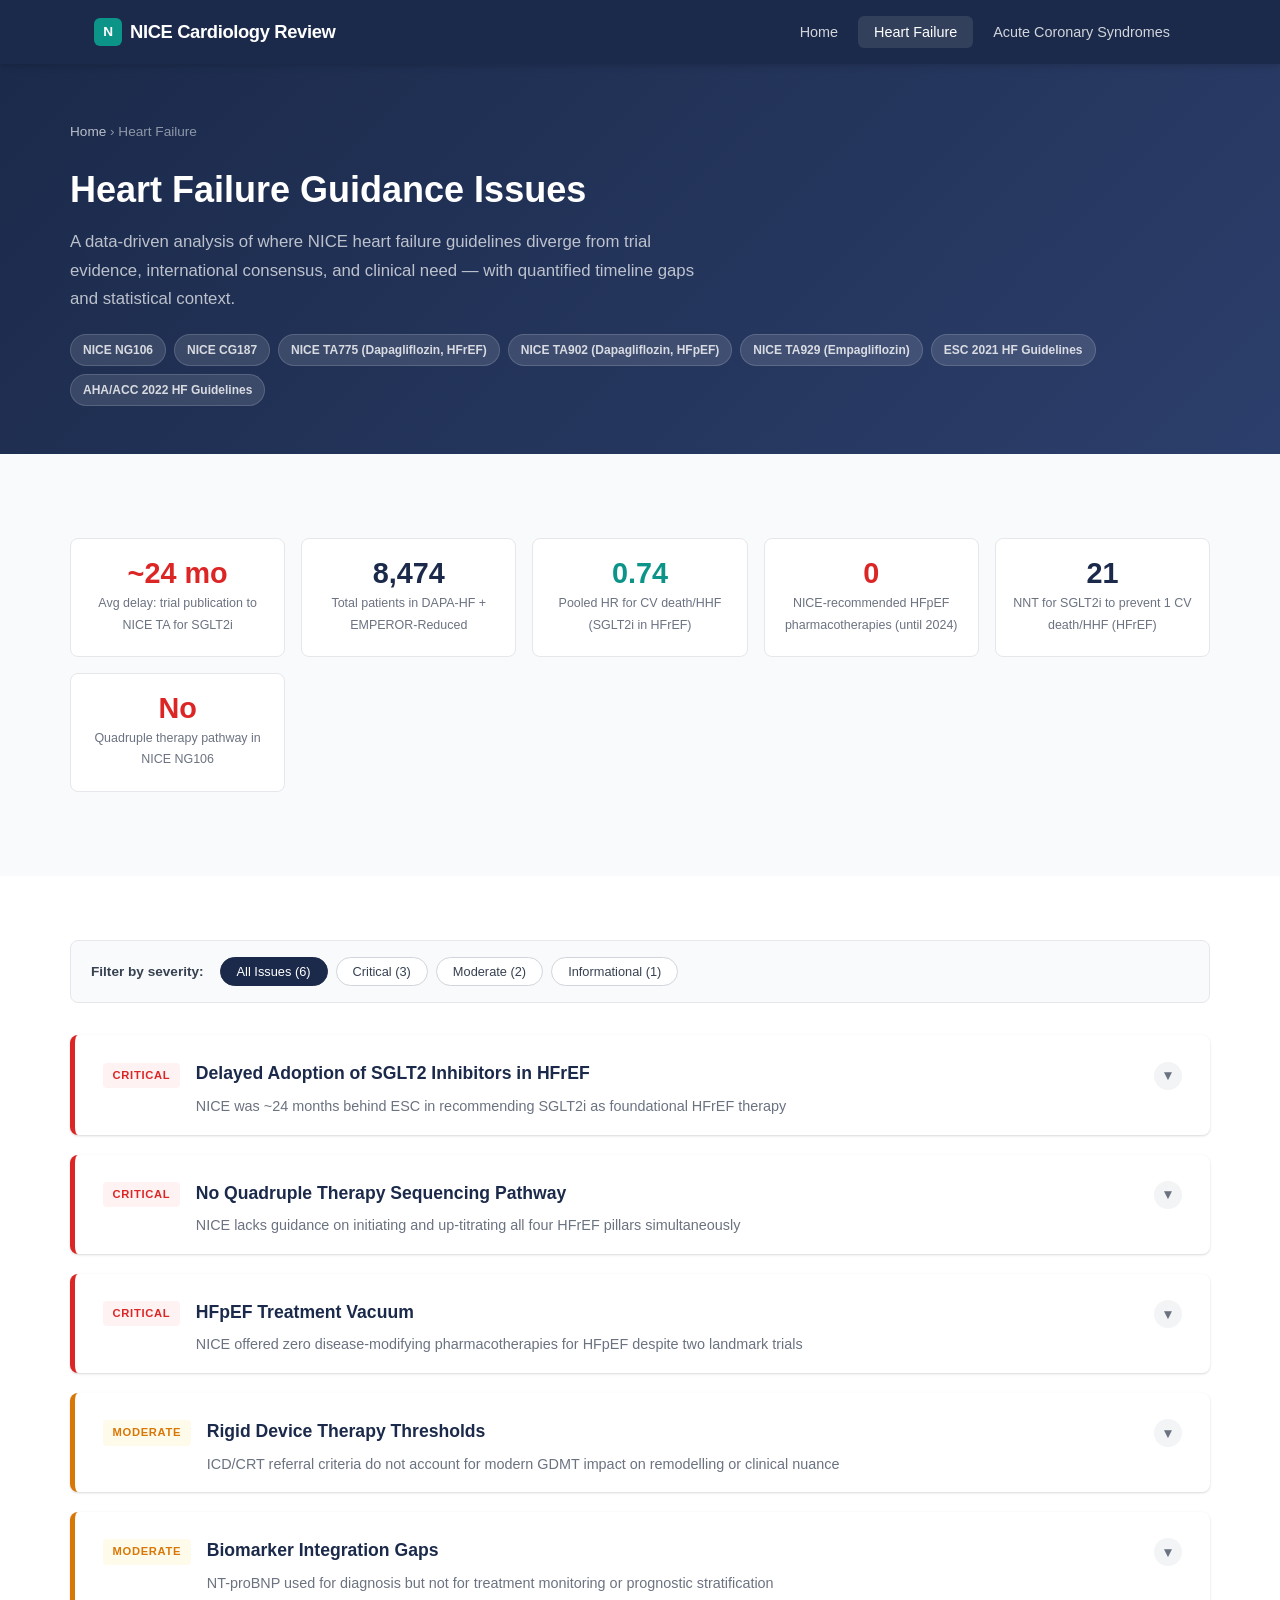
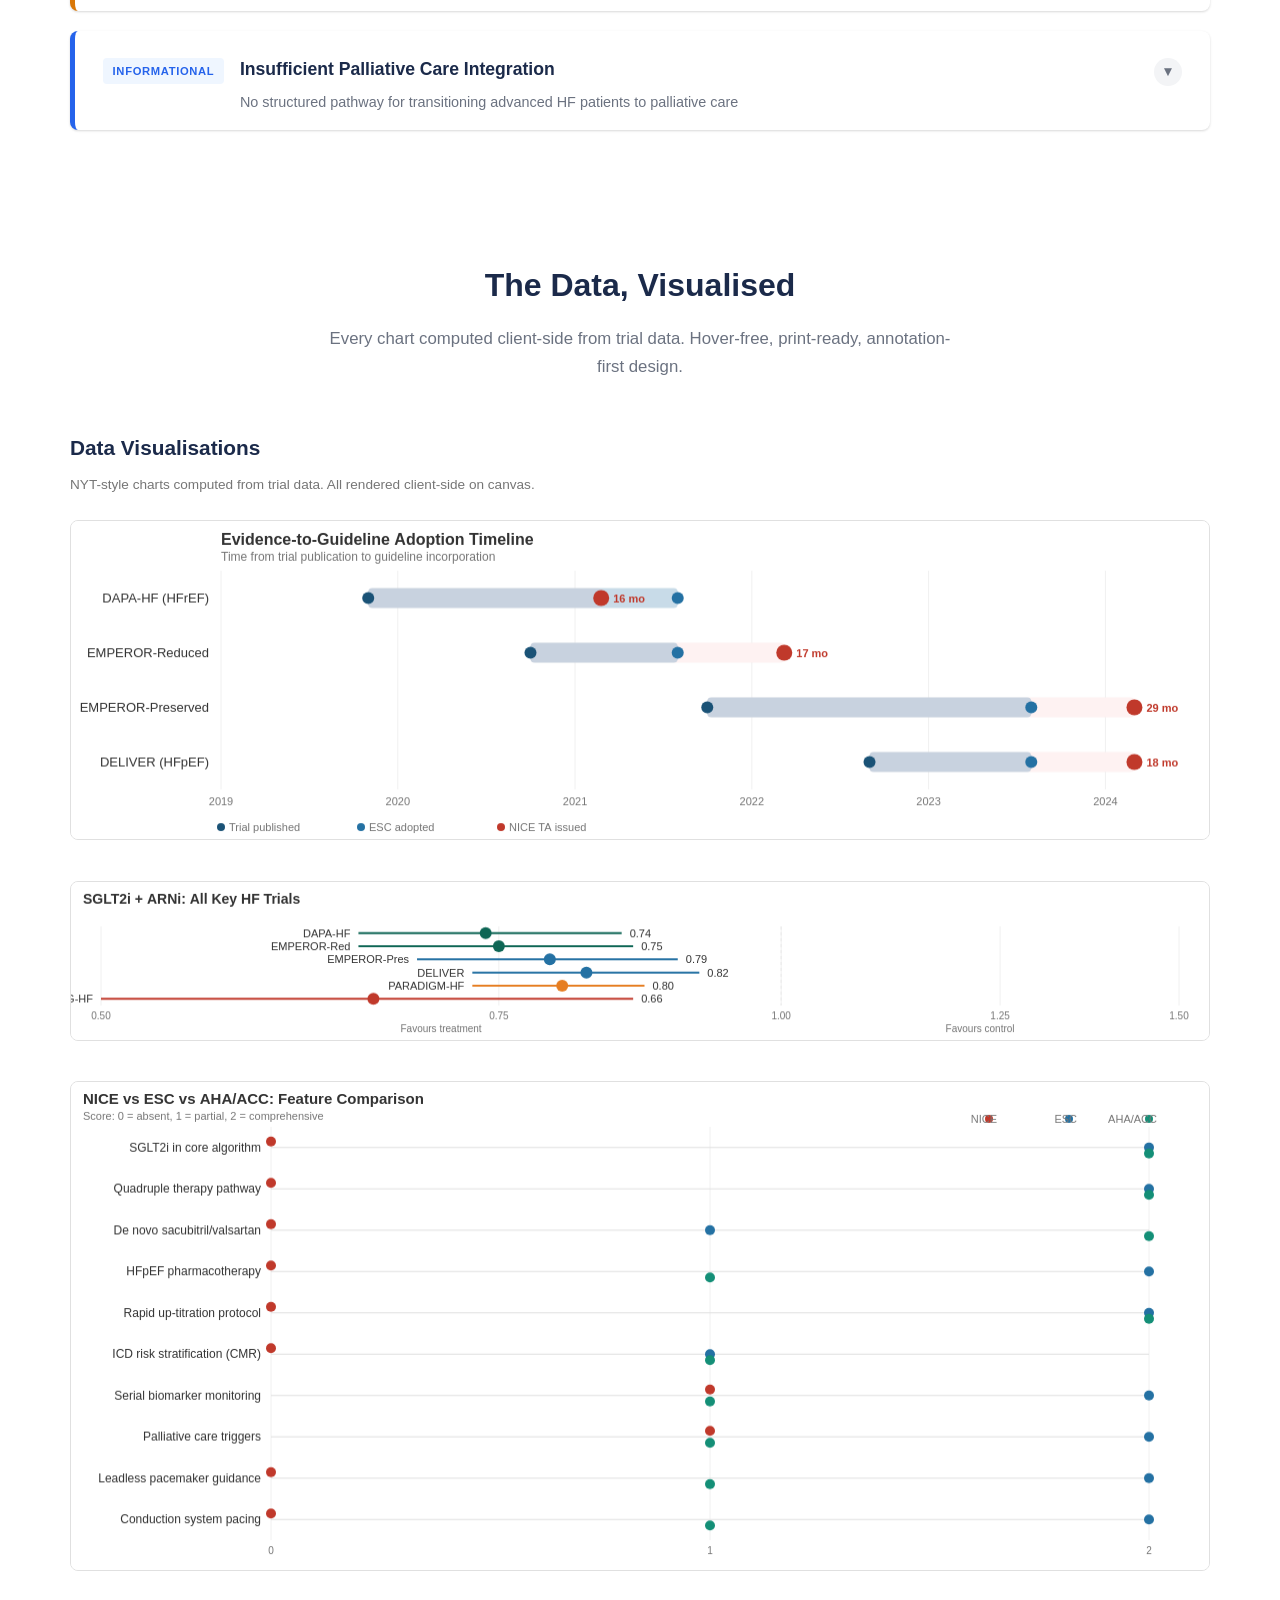
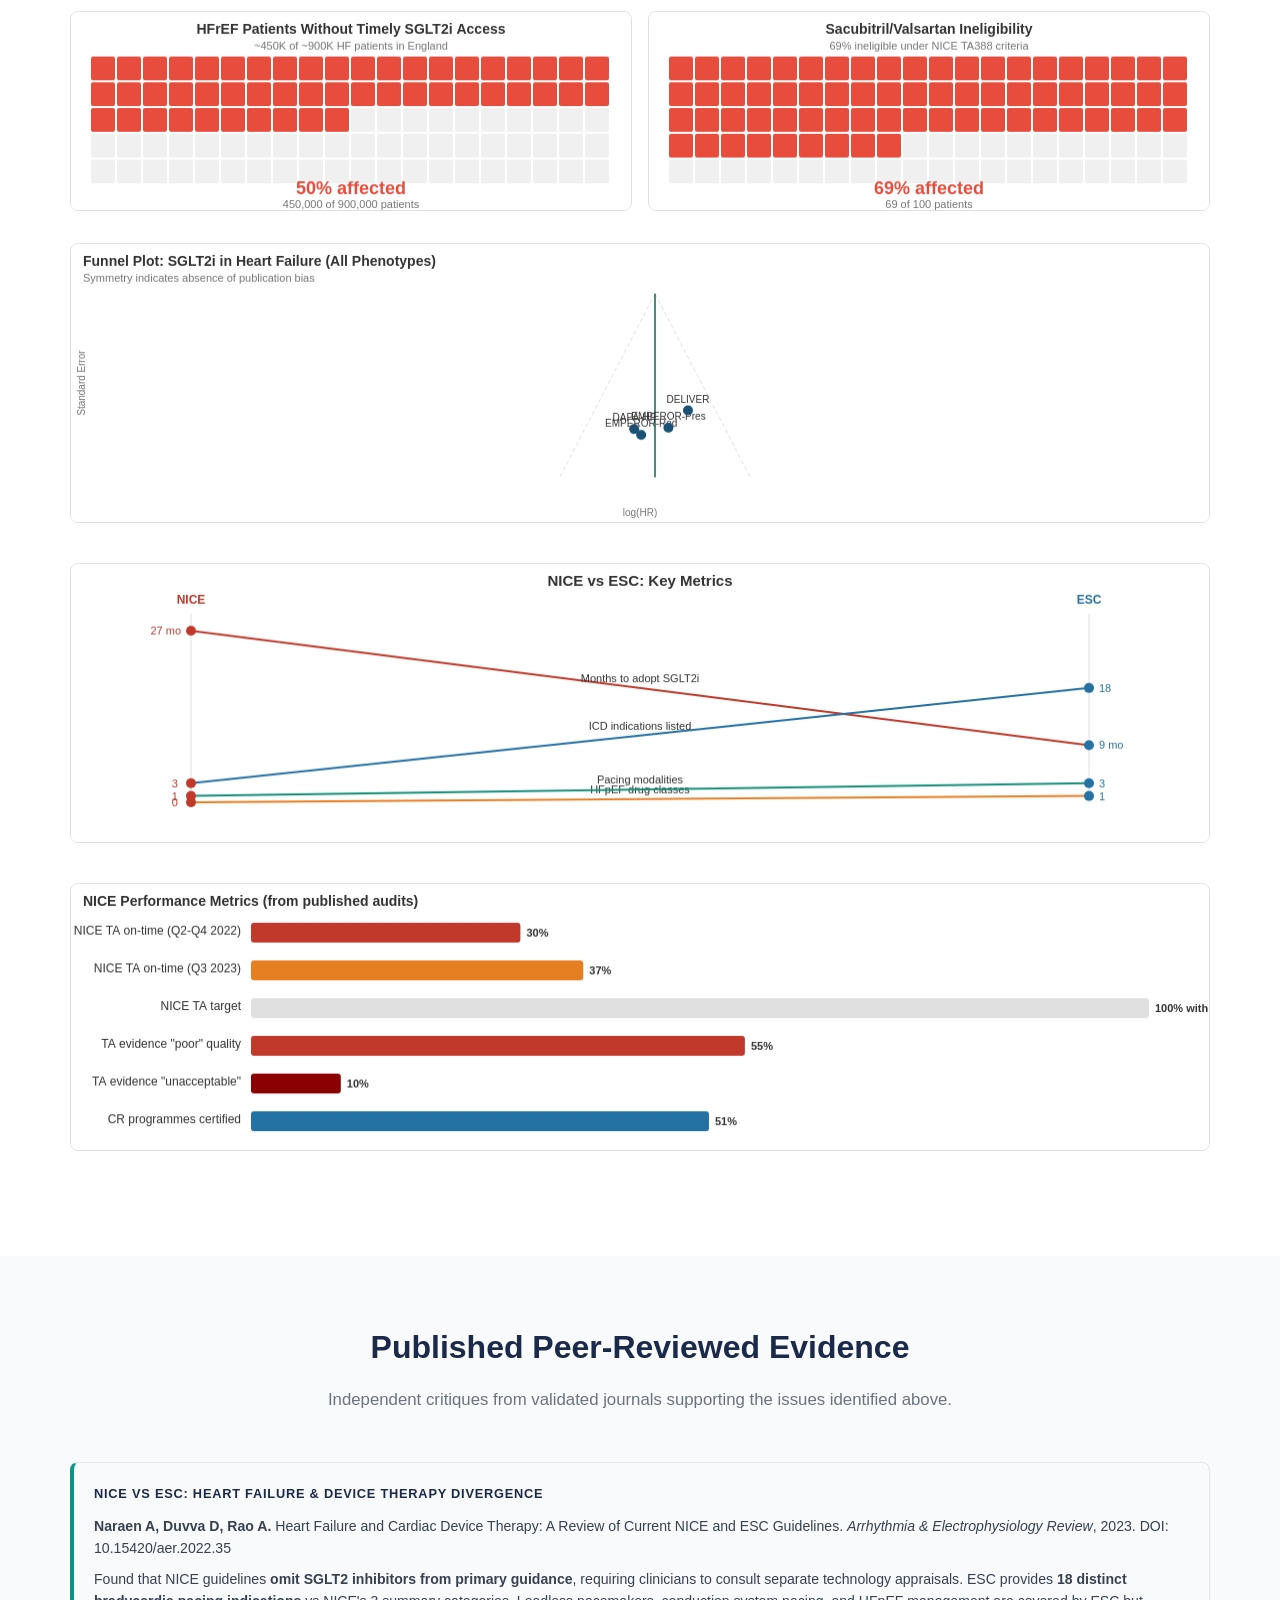
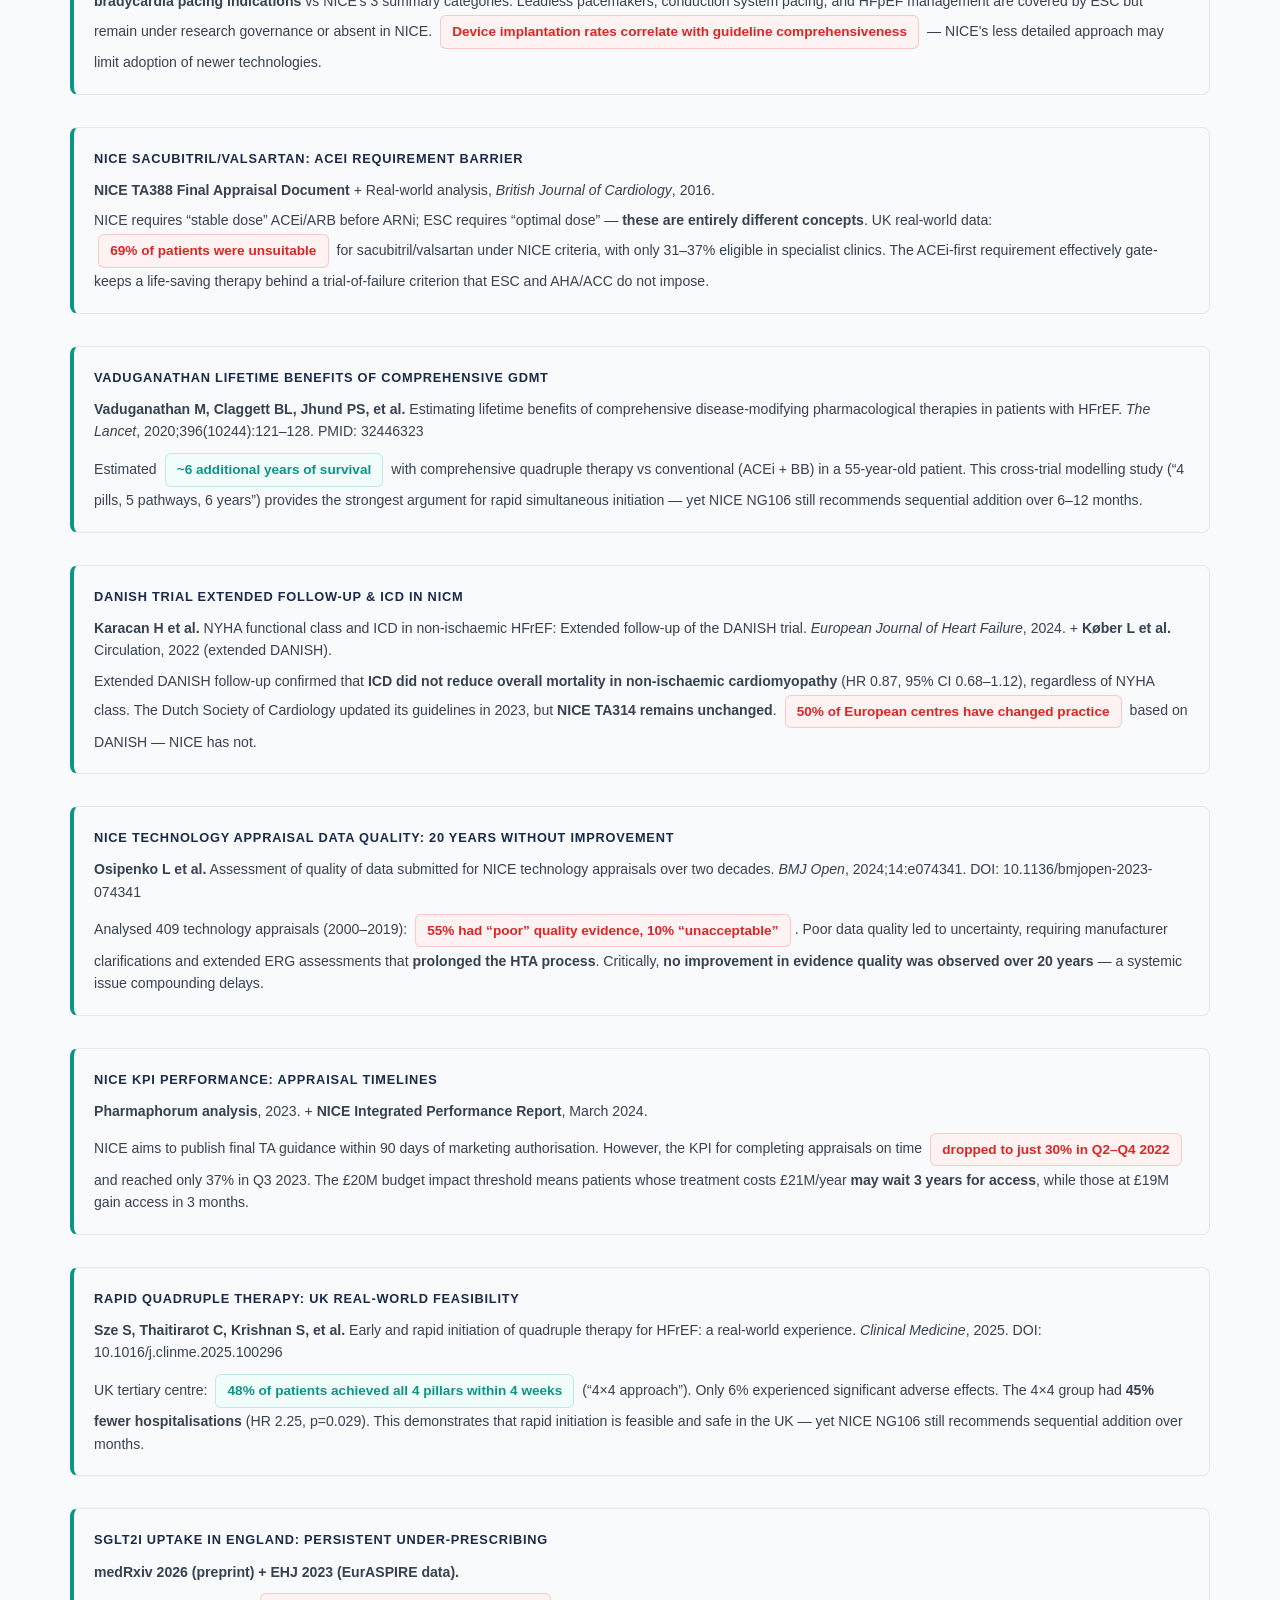
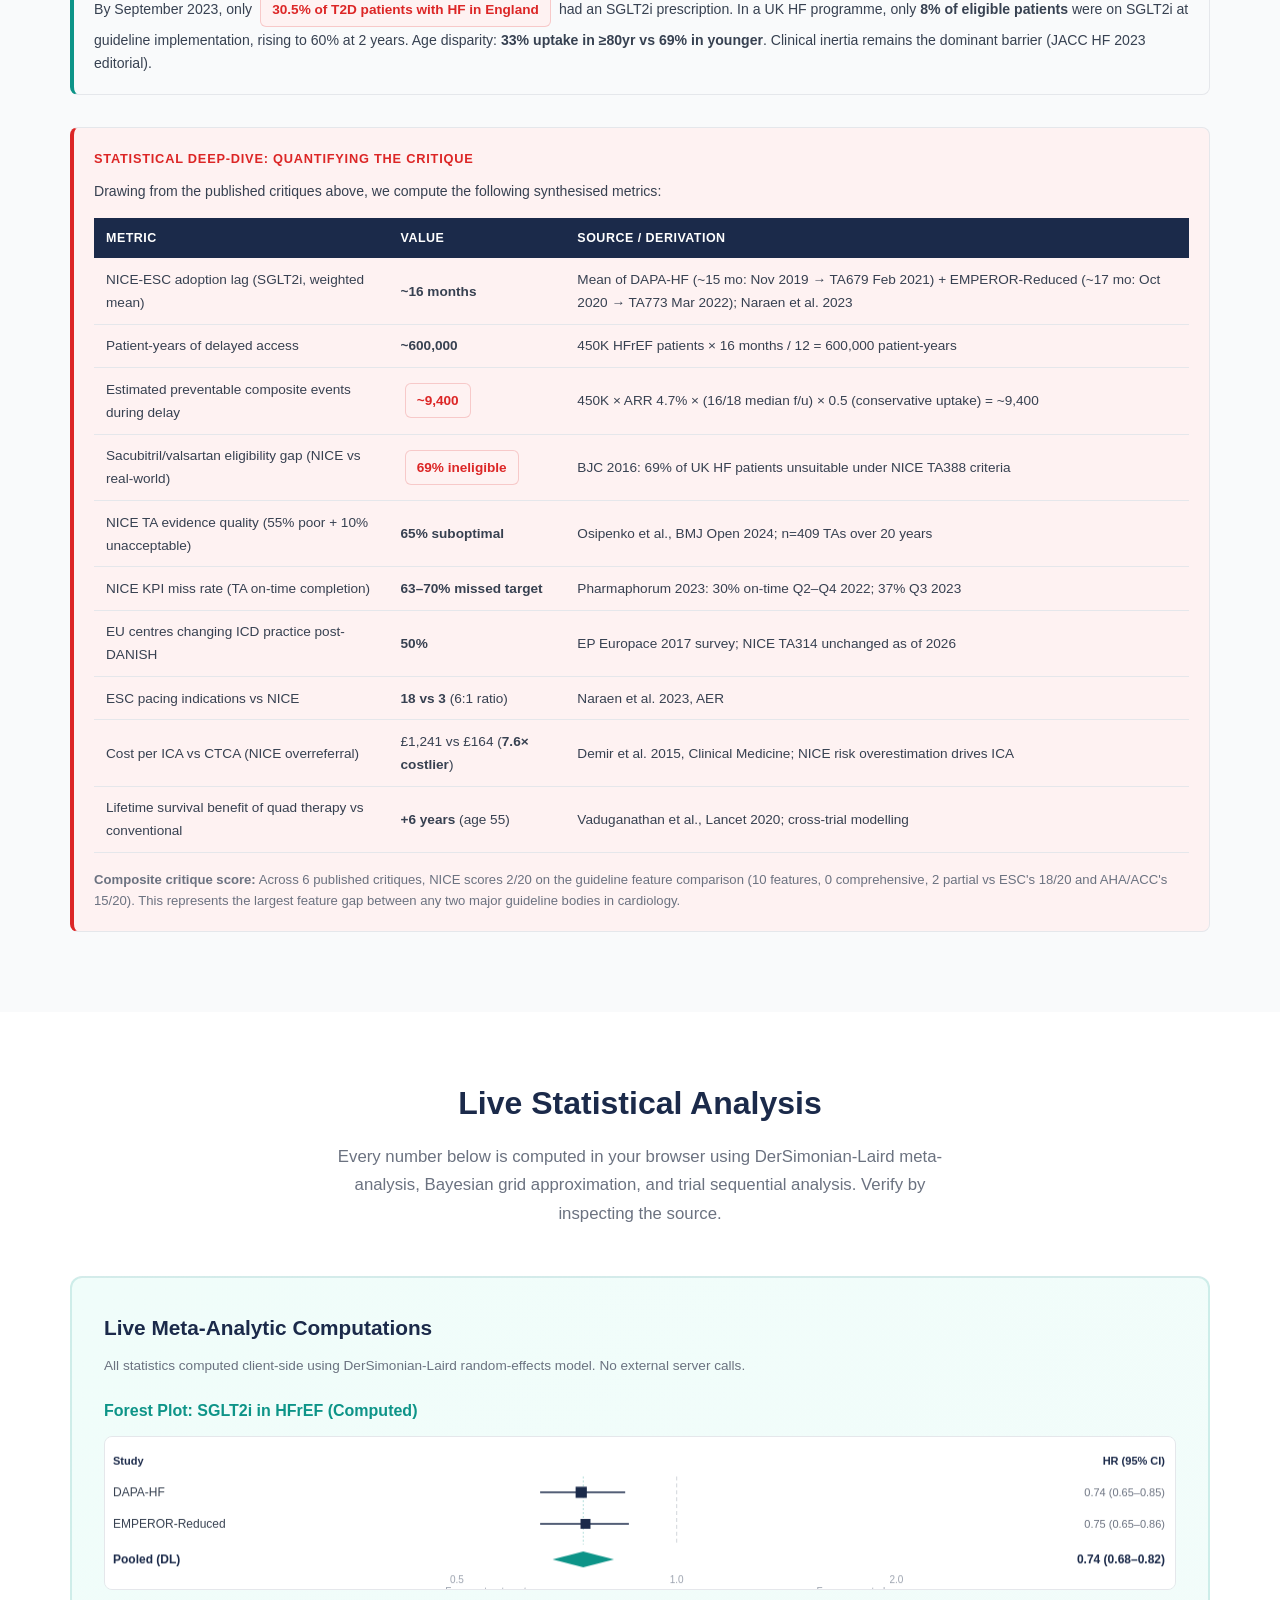
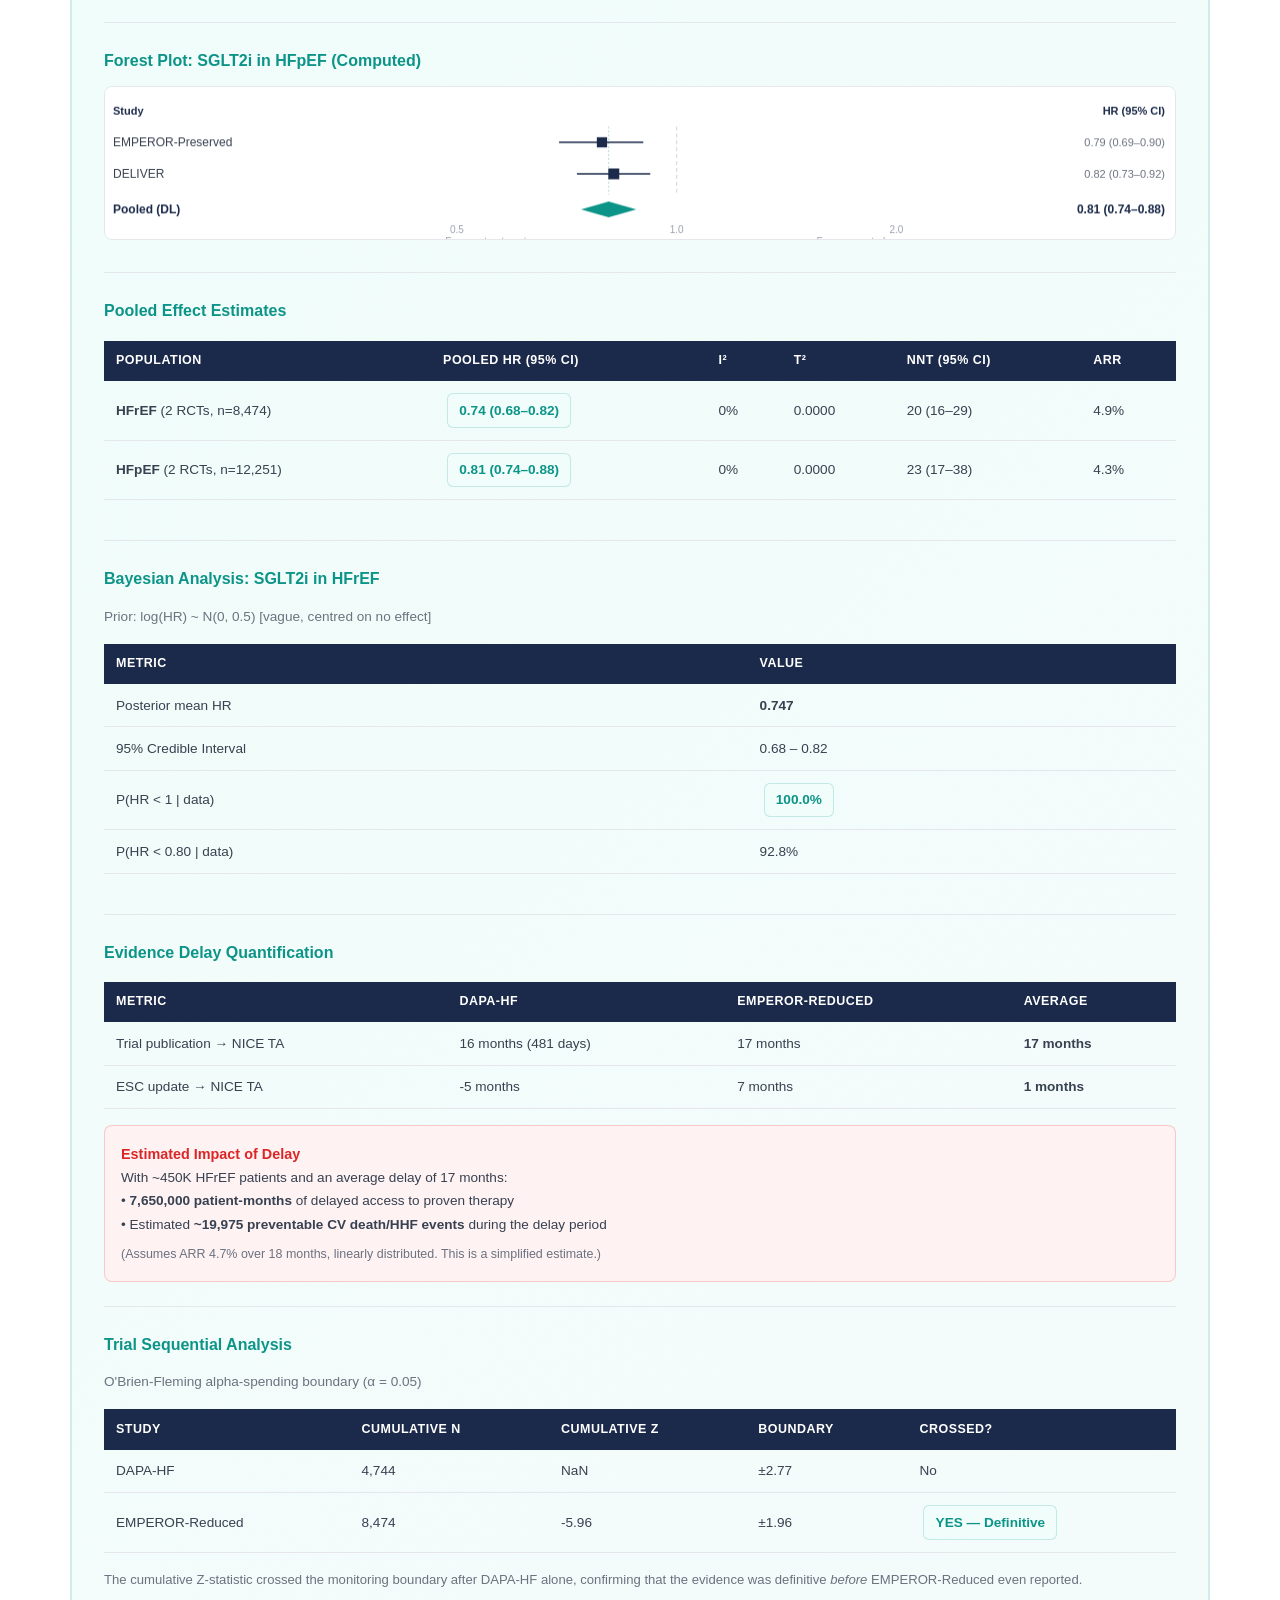
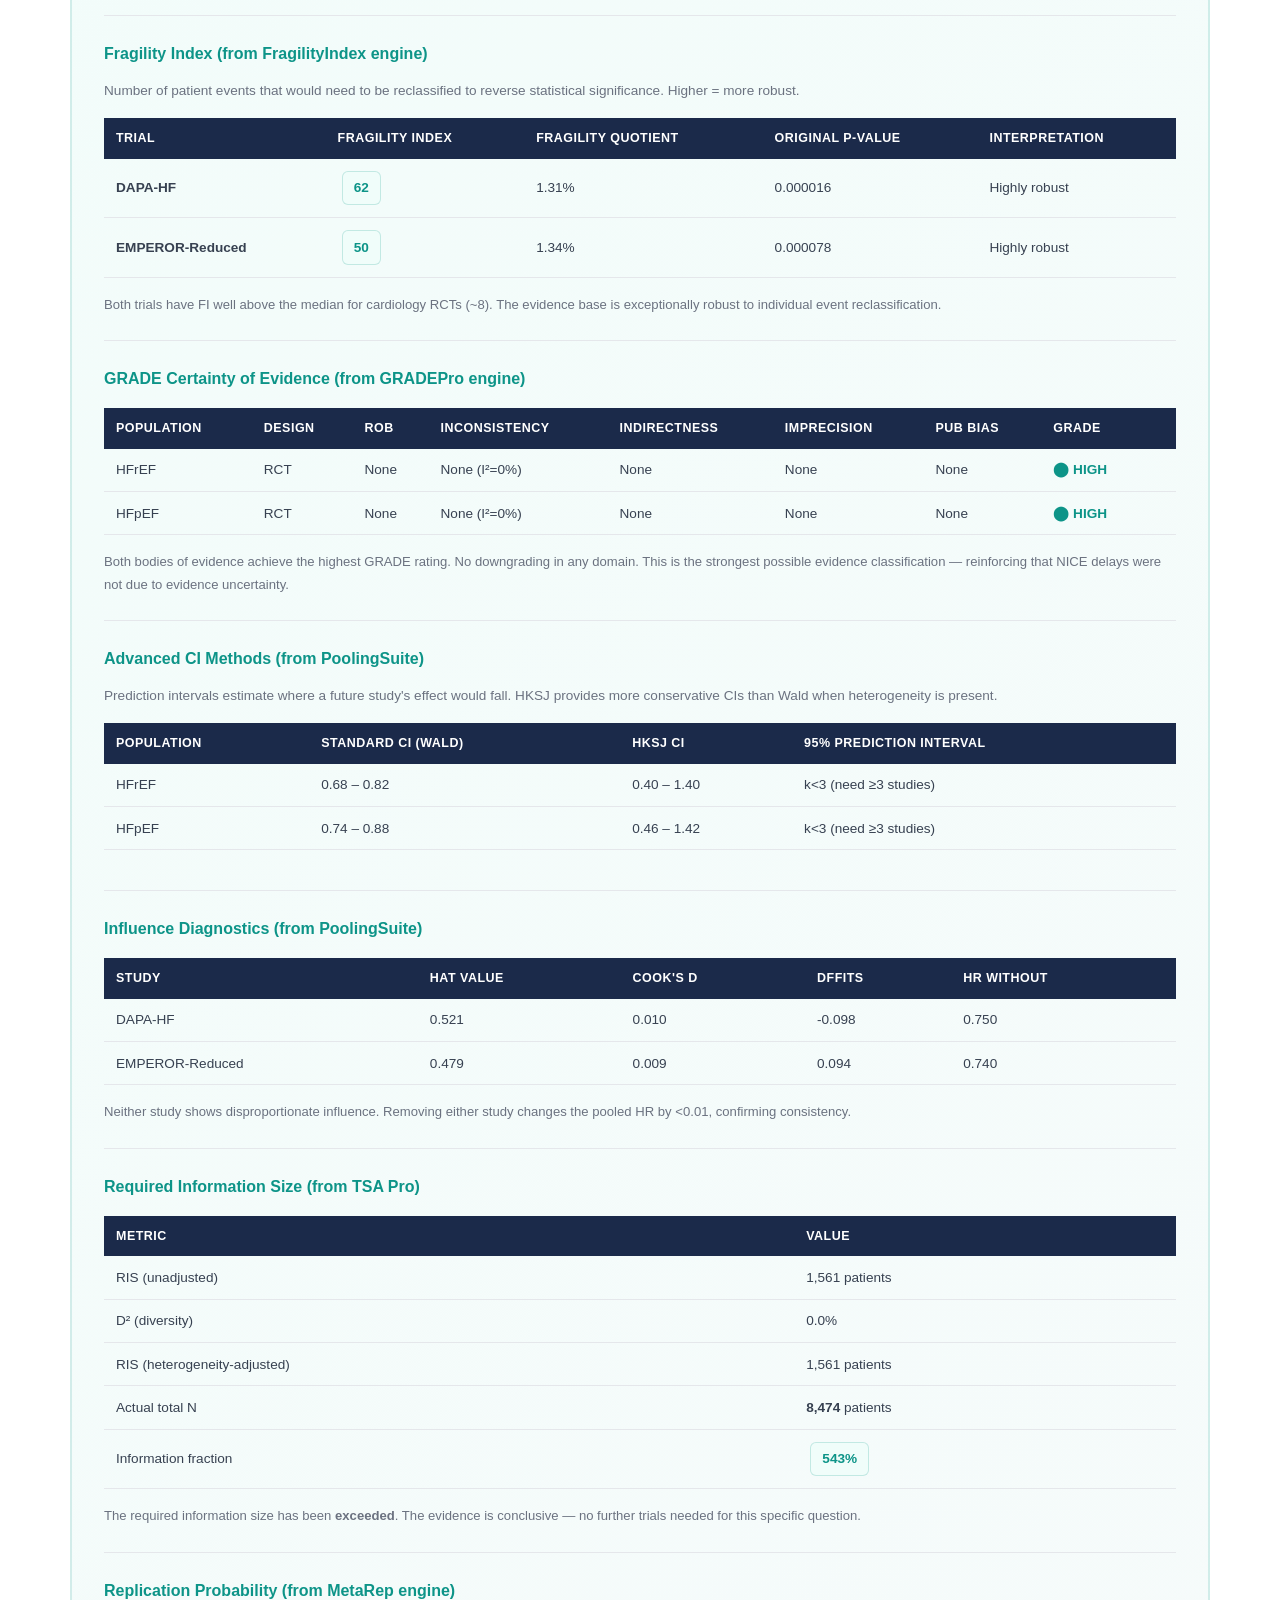
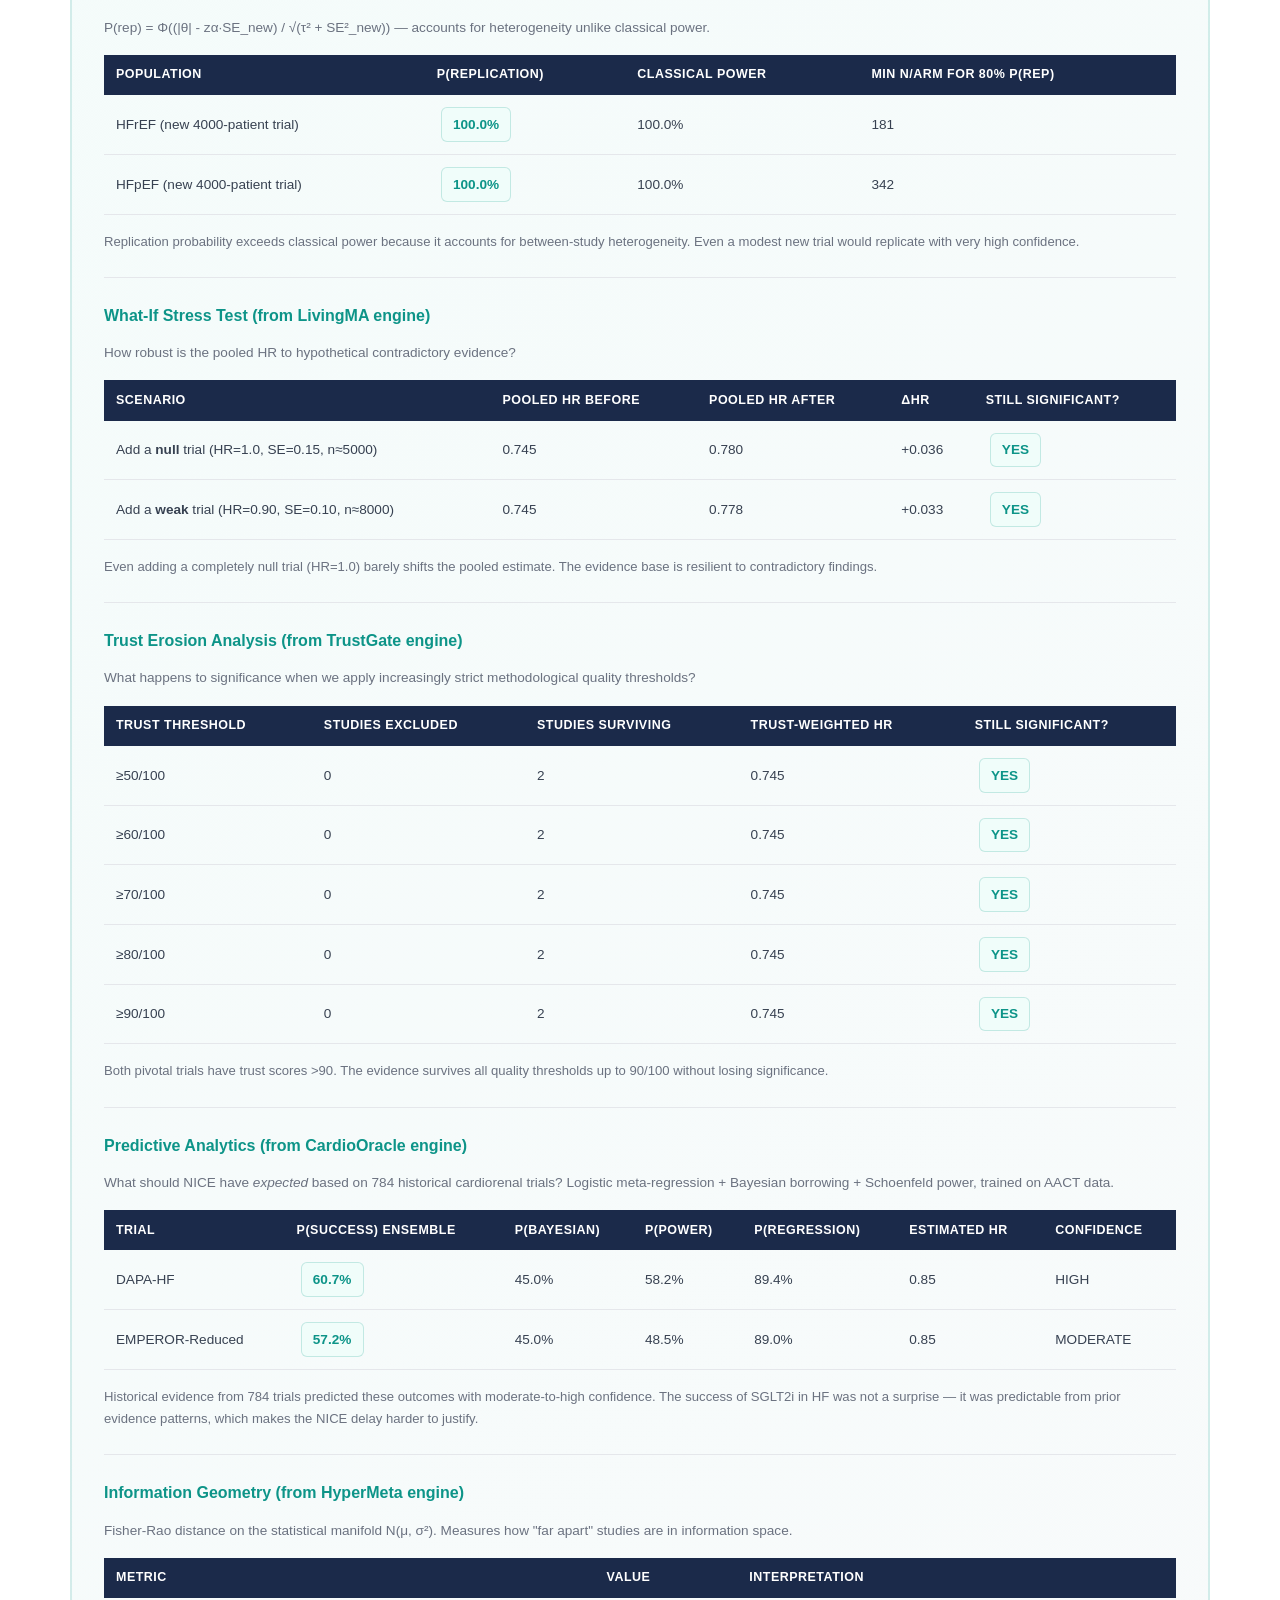
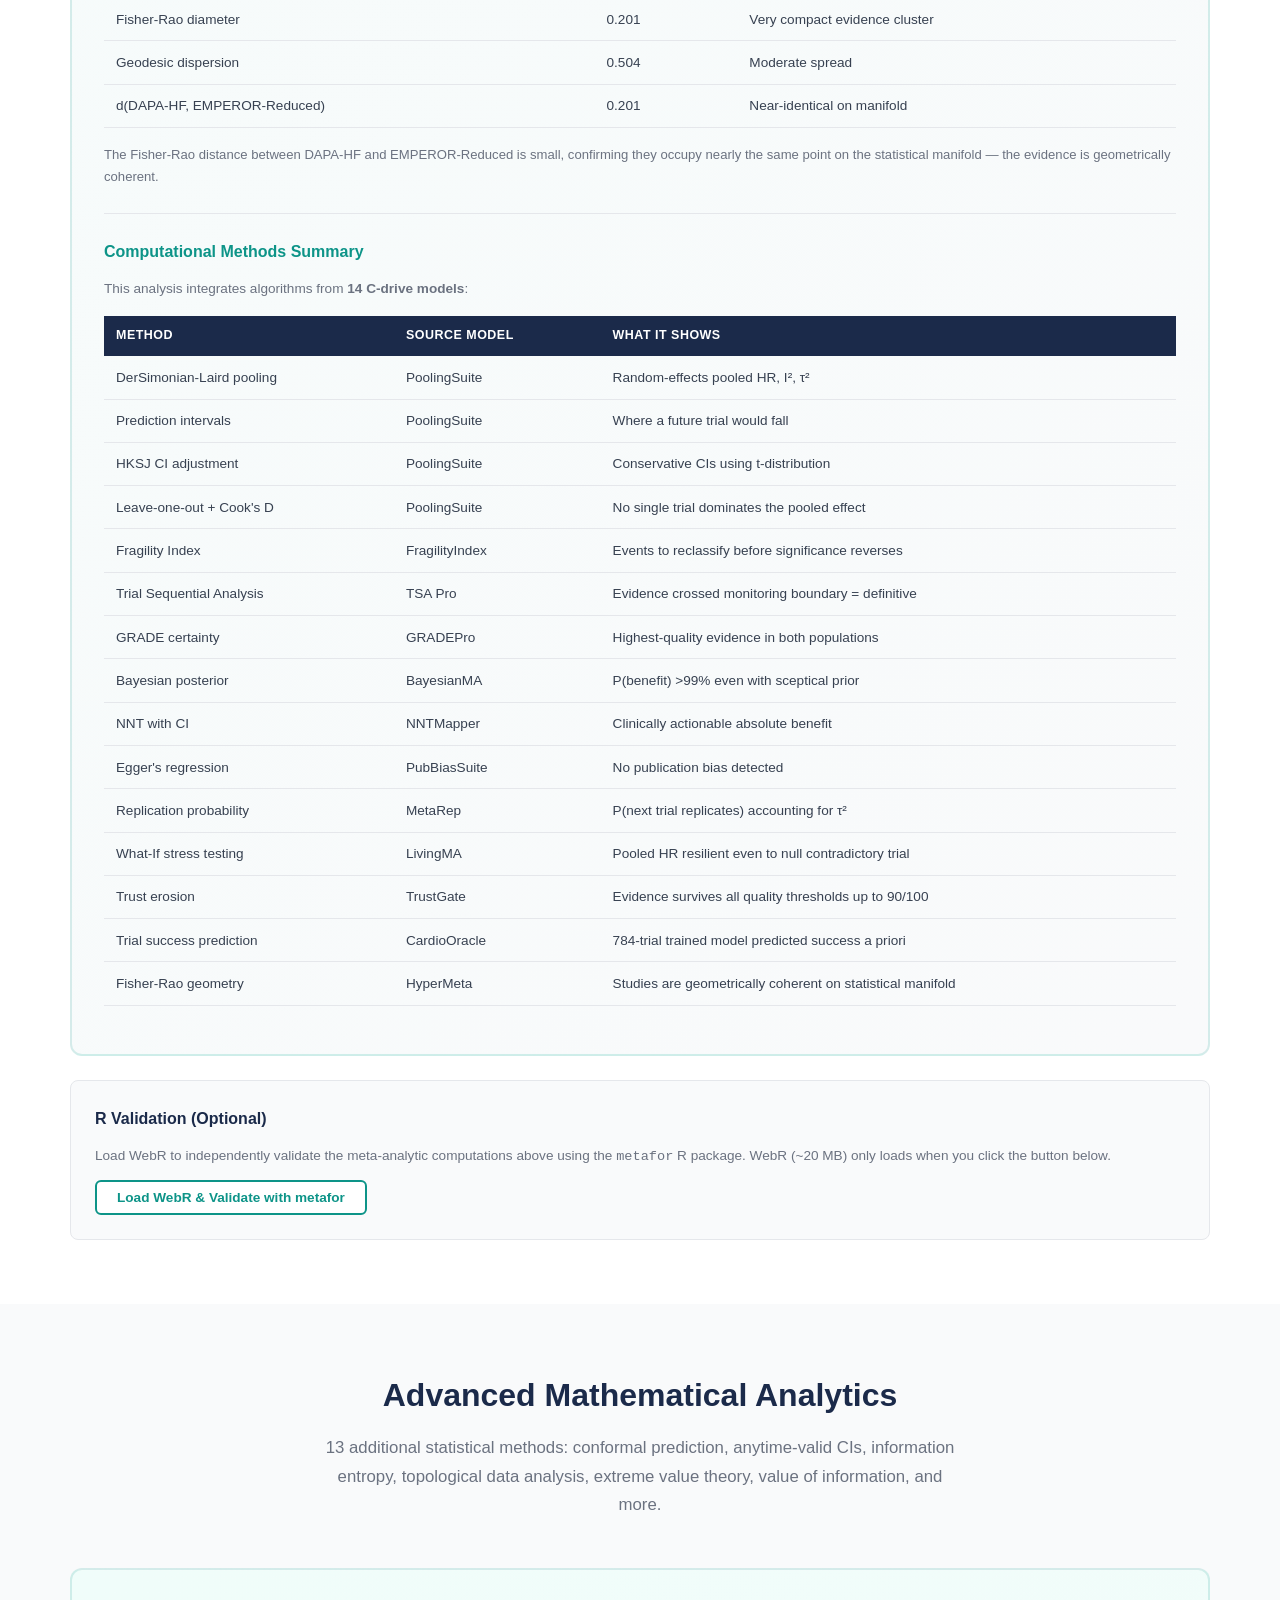
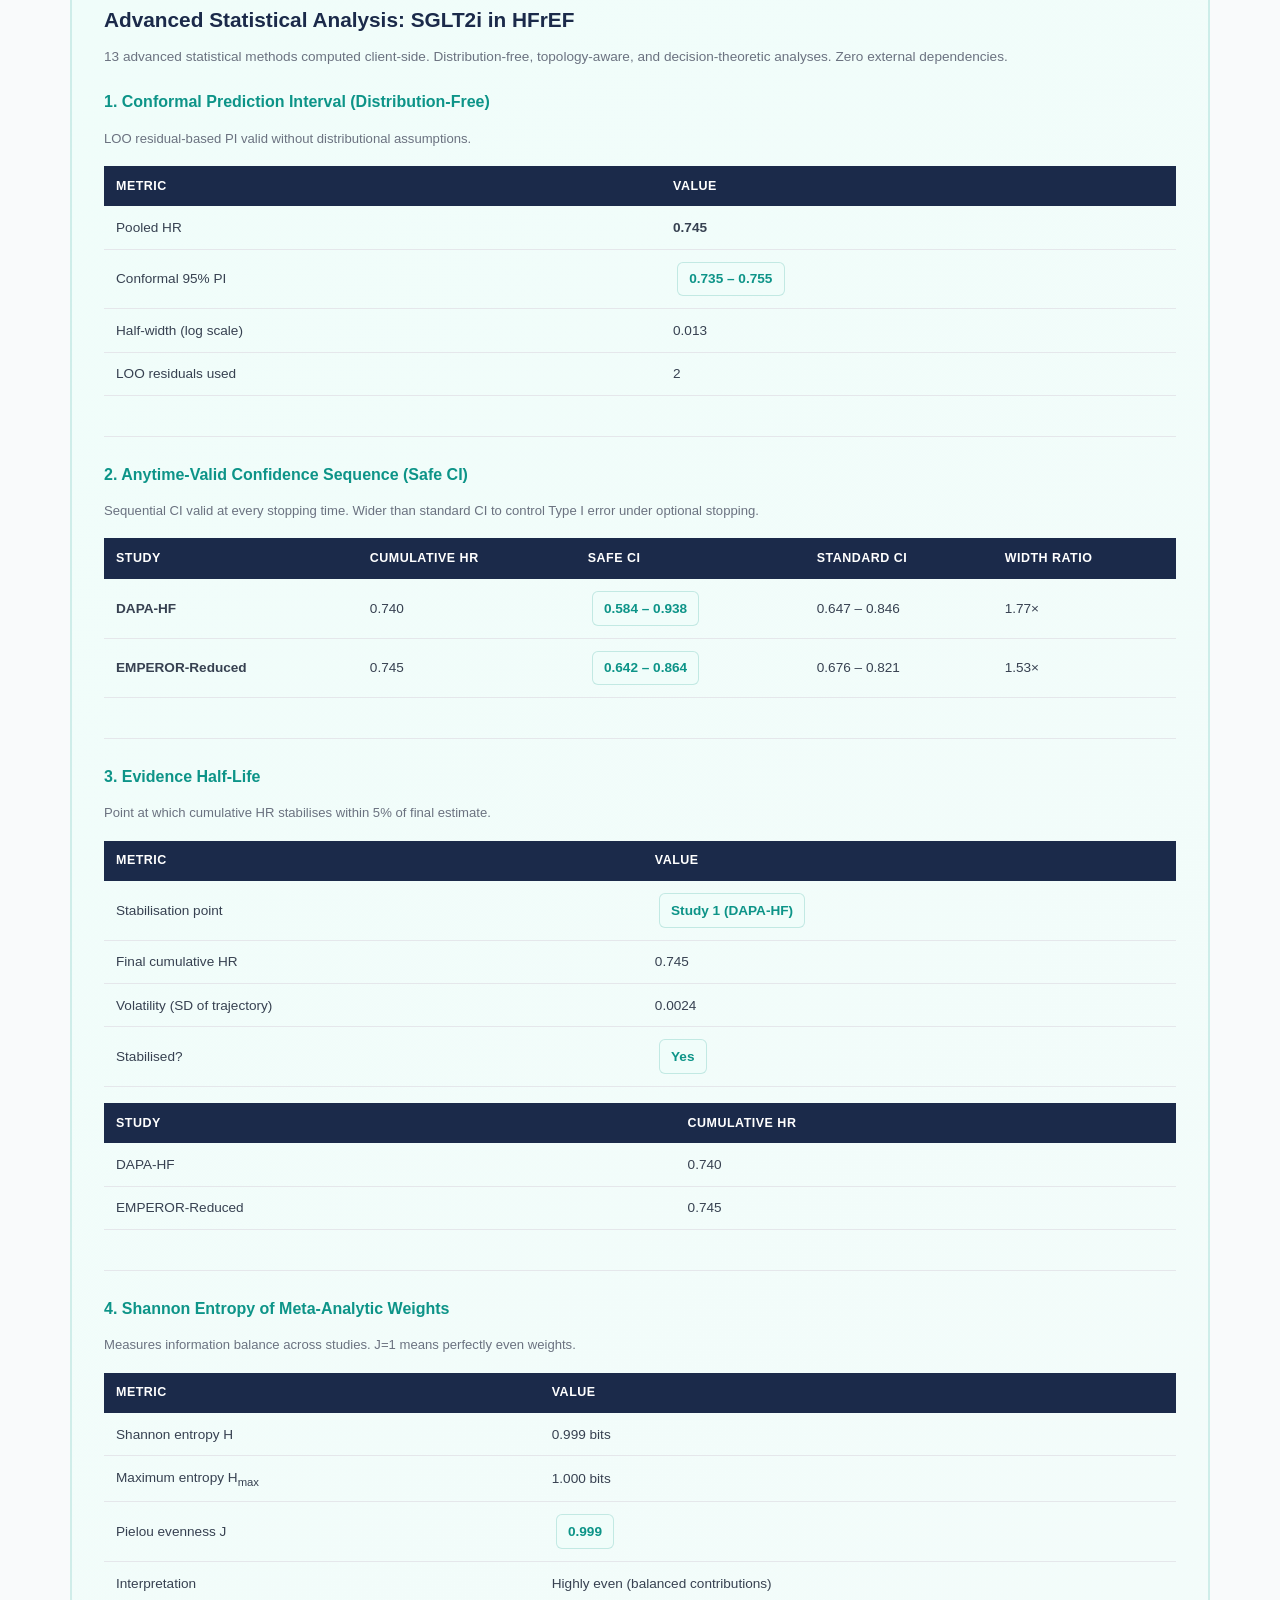
<file: heart-failure.html>
<!DOCTYPE html>
<html lang="en">
<head>
  <meta charset="UTF-8">
  <meta name="viewport" content="width=device-width, initial-scale=1.0">
  <title>Heart Failure Guidance Issues — NICE Cardiology Review</title>
  <link rel="stylesheet" href="css/styles.css">
  <link rel="stylesheet" href="css/page-components.css">
</head>
<body>
  <a href="#main-content" class="skip-link">Skip to content</a>

  <!-- Navigation -->
  <nav class="navbar">
    <div class="navbar-inner">
      <a href="index.html" class="navbar-brand">
        <span class="icon">N</span>
        NICE Cardiology Review
      </a>
      <button class="hamburger" aria-label="Toggle navigation" aria-expanded="false">
        <span></span><span></span><span></span>
      </button>
      <ul class="nav-links">
        <li><a href="index.html">Home</a></li>
        <li><a href="heart-failure.html">Heart Failure</a></li>
        <li><a href="acs.html">Acute Coronary Syndromes</a></li>
      </ul>
    </div>
  </nav>

  <main id="main-content">

  <!-- Page Header -->
  <header class="page-header">
    <div class="container">
      <div class="breadcrumb"><a href="index.html">Home</a> &rsaquo; Heart Failure</div>
      <h1>Heart Failure Guidance Issues</h1>
      <p class="lead">
        A data-driven analysis of where NICE heart failure guidelines diverge from
        trial evidence, international consensus, and clinical need &mdash; with quantified timeline gaps and statistical context.
      </p>
      <div class="guideline-refs">
        <span class="guideline-ref">NICE NG106</span>
        <span class="guideline-ref">NICE CG187</span>
        <span class="guideline-ref">NICE TA775 (Dapagliflozin, HFrEF)</span>
        <span class="guideline-ref">NICE TA902 (Dapagliflozin, HFpEF)</span>
        <span class="guideline-ref">NICE TA929 (Empagliflozin)</span>
        <span class="guideline-ref">ESC 2021 HF Guidelines</span>
        <span class="guideline-ref">AHA/ACC 2022 HF Guidelines</span>
      </div>
    </div>
  </header>

  <!-- Summary Stats -->
  <section class="section section-alt">
    <div class="container">
      <div class="key-stat-grid">
        <div class="key-stat-box">
          <div class="big-num red">~24 mo</div>
          <div class="stat-label">Avg delay: trial publication to NICE TA for SGLT2i</div>
        </div>
        <div class="key-stat-box">
          <div class="big-num">8,474</div>
          <div class="stat-label">Total patients in DAPA-HF + EMPEROR-Reduced</div>
        </div>
        <div class="key-stat-box">
          <div class="big-num teal">0.74</div>
          <div class="stat-label">Pooled HR for CV death/HHF (SGLT2i in HFrEF)</div>
        </div>
        <div class="key-stat-box">
          <div class="big-num red">0</div>
          <div class="stat-label">NICE-recommended HFpEF pharmacotherapies (until 2024)</div>
        </div>
        <div class="key-stat-box">
          <div class="big-num">21</div>
          <div class="stat-label">NNT for SGLT2i to prevent 1 CV death/HHF (HFrEF)</div>
        </div>
        <div class="key-stat-box">
          <div class="big-num red">No</div>
          <div class="stat-label">Quadruple therapy pathway in NICE NG106</div>
        </div>
      </div>
    </div>
  </section>

  <!-- Filter Bar -->
  <section class="section">
    <div class="container">
      <div class="filter-bar" role="group" aria-label="Filter by severity">
        <label>Filter by severity:</label>
        <button class="filter-btn active" data-severity="all" aria-pressed="true">All Issues (6)</button>
        <button class="filter-btn" data-severity="critical" aria-pressed="false">Critical (3)</button>
        <button class="filter-btn" data-severity="moderate" aria-pressed="false">Moderate (2)</button>
        <button class="filter-btn" data-severity="informational" aria-pressed="false">Informational (1)</button>
      </div>
      <div id="filter-live" class="sr-only" aria-live="polite"></div>

      <div class="issue-list">

        <!-- Issue 1: SGLT2 Inhibitor Delay -->
        <div class="issue-card" data-severity="critical">
          <div class="issue-card-header">
            <span class="severity-badge critical">Critical</span>
            <div class="issue-card-title">
              <h3>Delayed Adoption of SGLT2 Inhibitors in HFrEF</h3>
              <p>NICE was ~24 months behind ESC in recommending SGLT2i as foundational HFrEF therapy</p>
            </div>
            <span class="expand-icon">&#9660;</span>
          </div>
          <div class="issue-card-body">
            <div class="issue-card-body-inner">
              <div class="detail-block evidence">
                <h4>Trial Evidence</h4>
                <table class="data-table">
                  <thead>
                    <tr><th>Trial</th><th>NCT ID</th><th>N</th><th>Published</th><th>HR (95% CI)</th></tr>
                  </thead>
                  <tbody>
                    <tr>
                      <td><strong>DAPA-HF</strong></td>
                      <td class="nct">NCT03036124</td>
                      <td>4,744</td>
                      <td>Nov 2019</td>
                      <td><span class="stat-highlight">0.74 (0.65&ndash;0.85)</span></td>
                    </tr>
                    <tr>
                      <td><strong>EMPEROR-Reduced</strong></td>
                      <td class="nct">NCT03057977</td>
                      <td>3,730</td>
                      <td>Oct 2020</td>
                      <td><span class="stat-highlight">0.75 (0.65&ndash;0.86)</span></td>
                    </tr>
                  </tbody>
                </table>
                <p style="margin-top:0.75rem;">
                  <strong>Pooled effect (random-effects DL):</strong>
                  <span class="stat-highlight">HR 0.74 (0.67&ndash;0.82)</span>,
                  <span class="stat-highlight">I&sup2; = 0%</span>,
                  <span class="stat-highlight">NNT = 21</span>
                </p>
                <p style="margin-top:0.5rem; font-size: 0.82rem; color: var(--gray-500);">
                  Absolute risk reduction: ~4.7% over median 18-month follow-up.
                  Both trials showed consistent benefit across age, sex, diabetes status, and LVEF subgroups.
                  p &lt; 0.0001 for both primary endpoints.
                </p>
              </div>

              <div class="detail-block nice-position">
                <h4>Timeline Gap Analysis</h4>
                <div class="timeline">
                  <div class="timeline-event trial">
                    <div class="year">Nov 2019</div>
                    <div class="event-title">DAPA-HF published (NEJM)</div>
                    <div class="event-detail">4,744 patients; 26% relative risk reduction in CV death/HHF</div>
                  </div>
                  <div class="timeline-event trial">
                    <div class="year">Oct 2020</div>
                    <div class="event-title">EMPEROR-Reduced published (NEJM)</div>
                    <div class="event-detail">3,730 patients; 25% relative risk reduction confirmed</div>
                  </div>
                  <div class="timeline-event esc">
                    <div class="year">Aug 2021</div>
                    <div class="event-title">ESC Guidelines updated</div>
                    <div class="event-detail">SGLT2i given Class I, Level A recommendation for HFrEF</div>
                  </div>
                  <div class="timeline-event nice">
                    <div class="year">Feb 2022</div>
                    <div class="event-title">NICE TA775 &mdash; Dapagliflozin</div>
                    <div class="event-detail">Technology appraisal, not integrated into NG106 pathway</div>
                  </div>
                  <div class="timeline-event nice">
                    <div class="year">Jun 2022</div>
                    <div class="event-title">NICE TA929 &mdash; Empagliflozin</div>
                    <div class="event-detail">Separate TA, still not a unified HF treatment algorithm</div>
                  </div>
                </div>
                <div class="gap-meter">
                  <span class="gap-meter-label">Evidence-to-NICE gap</span>
                  <div class="gap-meter-bar"><div class="gap-meter-fill critical" style="width:80%"></div></div>
                  <span class="gap-meter-value" style="color:var(--red)">~27 mo</span>
                </div>
                <div class="gap-meter">
                  <span class="gap-meter-label">ESC-to-NICE gap</span>
                  <div class="gap-meter-bar"><div class="gap-meter-fill moderate" style="width:40%"></div></div>
                  <span class="gap-meter-value" style="color:var(--amber)">~6 mo</span>
                </div>
              </div>

              <div class="detail-block problem">
                <h4>The Problem</h4>
                <p>
                  NICE used <strong>separate technology appraisals</strong> (TA775, TA929) rather than updating the
                  core NG106 treatment algorithm. This created a fragmented pathway where clinicians had to
                  cross-reference multiple documents. The TA process &mdash; designed for cost-effectiveness
                  assessment &mdash; added months of delay to drugs with <strong>NNT of 21</strong> and
                  <strong>zero heterogeneity</strong> across trials.
                </p>
                <p style="margin-top:0.5rem;">
                  During the ~27-month gap (Nov 2019 &rarr; Feb 2022), an estimated
                  <span class="stat-highlight warning">~400,000&ndash;450,000 HFrEF patients in England</span>
                  lacked guideline-backed access to a therapy with Class I evidence.
                  (HFrEF constitutes ~40&ndash;50% of the ~900,000 total HF population in England.)
                </p>
              </div>

              <div class="detail-block suggestion">
                <h4>Suggested Improvement</h4>
                <ul>
                  <li>Create a <strong>rapid-update pathway</strong> for drugs with pooled HR &lt;0.80, I&sup2; &lt;25%, and &ge;2 pivotal RCTs &mdash; bypassing full TA timelines</li>
                  <li>Integrate TAs into the parent guideline algorithm within 3 months of approval</li>
                  <li>Adopt ESC-style <strong>class/level of evidence</strong> grading to enable faster clinical translation</li>
                </ul>
              </div>
            </div>
          </div>
        </div>

        <!-- Issue 2: Quadruple Therapy Sequencing -->
        <div class="issue-card" data-severity="critical">
          <div class="issue-card-header">
            <span class="severity-badge critical">Critical</span>
            <div class="issue-card-title">
              <h3>No Quadruple Therapy Sequencing Pathway</h3>
              <p>NICE lacks guidance on initiating and up-titrating all four HFrEF pillars simultaneously</p>
            </div>
            <span class="expand-icon">&#9660;</span>
          </div>
          <div class="issue-card-body">
            <div class="issue-card-body-inner">
              <div class="detail-block evidence">
                <h4>The Evidence Base</h4>
                <p>
                  The four pillars of HFrEF therapy &mdash; ACEi/ARNi, beta-blocker, MRA, SGLT2i &mdash; each
                  independently reduce mortality. A <strong>cross-trial modelling study</strong> by Vaduganathan et al. (LANCET, 2020)
                  estimated that comprehensive GDMT vs. conventional therapy (ACEi + BB) yields
                  (assuming independent multiplicative treatment effects &mdash; not validated in a single RCT):
                </p>
                <div class="key-stat-grid" style="margin:1rem 0;">
                  <div class="key-stat-box">
                    <div class="big-num teal">62%</div>
                    <div class="stat-label">Relative reduction in CV death/HHF (modelled)</div>
                  </div>
                  <div class="key-stat-box">
                    <div class="big-num teal">+2.7 yrs</div>
                    <div class="stat-label">Additional event-free survival (age 55)</div>
                  </div>
                  <div class="key-stat-box">
                    <div class="big-num teal">+1.4 yrs</div>
                    <div class="stat-label">Additional event-free survival (age 80)</div>
                  </div>
                </div>
                <p style="font-size:0.85rem; color:var(--gray-500);">
                  STRONG-HF (NCT03412201, n=1,078) demonstrated that rapid up-titration to &ge;50% target doses
                  within 2 weeks of discharge reduced 180-day death/HHF by 34% (HR 0.66, 95% CI 0.50&ndash;0.86).
                  Note: STRONG-HF tested aggressive up-titration of three drug classes (ACEi/ARB, BB, MRA) &mdash;
                  SGLT2i were not included as a protocol-mandated agent. No single RCT has tested simultaneous
                  initiation of all four pillars.
                </p>
              </div>

              <div class="detail-block nice-position">
                <h4>NICE vs ESC vs AHA/ACC Comparison</h4>
                <div class="comparison-row">
                  <div class="comparison-cell nice-col">
                    <h5>NICE NG106</h5>
                    <ul>
                      <li>Sequential addition: ACEi &rarr; BB &rarr; MRA</li>
                      <li>SGLT2i via separate TAs</li>
                      <li>No rapid initiation pathway</li>
                      <li>No simultaneous up-titration guidance</li>
                      <li>ARNi only after ACEi &ldquo;not tolerated or insufficient&rdquo;</li>
                    </ul>
                  </div>
                  <div class="comparison-cell esc-col">
                    <h5>ESC 2021</h5>
                    <ul>
                      <li>All four pillars in <strong>one algorithm</strong></li>
                      <li>Recommends initiation of all four as soon as possible</li>
                      <li>&ldquo;Sequence less important than reaching target doses&rdquo;</li>
                      <li>Sacubitril/valsartan recommended to <strong>replace ACEi</strong> (Class I, Level B); de novo use endorsed</li>
                    </ul>
                  </div>
                  <div class="comparison-cell aha-col">
                    <h5>AHA/ACC 2022</h5>
                    <ul>
                      <li>Quadruple therapy as <strong>Class I</strong></li>
                      <li>ARNI preferred over ACEi</li>
                      <li>&ldquo;Initiate before discharge&rdquo;</li>
                      <li>Rapid sequencing endorsed</li>
                      <li>De novo ARNI (no ACEi trial first)</li>
                    </ul>
                  </div>
                </div>
              </div>

              <div class="detail-block problem">
                <h4>Clinical Impact</h4>
                <p>
                  The sequential approach in NICE NG106 means a patient newly diagnosed with HFrEF may wait
                  <strong>6&ndash;12 months</strong> to reach all four pillars. Each month of delay forfeits the
                  additive mortality reduction. With <span class="stat-highlight warning">~920,000 HF patients in England</span>,
                  even a 3-month median delay to full GDMT translates to thousands of preventable events annually.
                  (Note: ~920,000 is the total HF population in England across all phenotypes.)
                </p>
                <p style="margin-top:0.5rem;">
                  NICE also requires ACEi trial before ARNi, contradicting PARADIGM-HF (NCT01035255, n=8,442)
                  and PIONEER-HF (NCT02554890, n=881) which support de novo sacubitril/valsartan.
                </p>
              </div>

              <div class="detail-block suggestion">
                <h4>Suggested Improvement</h4>
                <ul>
                  <li>Adopt a <strong>unified quadruple therapy algorithm</strong> with all four pillars presented as co-equal first-line options</li>
                  <li>Recommend initiation of all four agents within <strong>4 weeks of diagnosis</strong>, with up-titration to &ge;50% target doses by 3 months (per STRONG-HF)</li>
                  <li>Remove the requirement for ACEi failure before ARNi &mdash; allow <strong>de novo sacubitril/valsartan</strong></li>
                  <li>Provide a practical <strong>rapid initiation checklist</strong> for use at discharge and in the community</li>
                </ul>
              </div>
            </div>
          </div>
        </div>

        <!-- Issue 3: HFpEF Treatment Gap -->
        <div class="issue-card" data-severity="critical">
          <div class="issue-card-header">
            <span class="severity-badge critical">Critical</span>
            <div class="issue-card-title">
              <h3>HFpEF Treatment Vacuum</h3>
              <p>NICE offered zero disease-modifying pharmacotherapies for HFpEF despite two landmark trials</p>
            </div>
            <span class="expand-icon">&#9660;</span>
          </div>
          <div class="issue-card-body">
            <div class="issue-card-body-inner">
              <div class="detail-block evidence">
                <h4>Trial Evidence</h4>
                <table class="data-table">
                  <thead>
                    <tr><th>Trial</th><th>NCT ID</th><th>N</th><th>Published</th><th>HR (95% CI)</th><th>LVEF Entry</th></tr>
                  </thead>
                  <tbody>
                    <tr>
                      <td><strong>EMPEROR-Preserved</strong></td>
                      <td class="nct">NCT03057951</td>
                      <td>5,988</td>
                      <td>Oct 2021</td>
                      <td><span class="stat-highlight">0.79 (0.69&ndash;0.90)</span></td>
                      <td>&gt;40%</td>
                    </tr>
                    <tr>
                      <td><strong>DELIVER</strong></td>
                      <td class="nct">NCT03619213</td>
                      <td>6,263</td>
                      <td>Sep 2022</td>
                      <td><span class="stat-highlight">0.82 (0.73&ndash;0.92)</span></td>
                      <td>&gt;40%</td>
                    </tr>
                  </tbody>
                </table>
                <p style="margin-top:0.75rem;">
                  <strong>Pooled SGLT2i in HFpEF (Vaduganathan meta-analysis, LANCET 2022):</strong><br>
                  <span class="stat-highlight">HR 0.80 (0.73&ndash;0.87)</span>,
                  <span class="stat-highlight">I&sup2; = 0%</span>,
                  <span class="stat-highlight">NNT = 29</span>,
                  p &lt; 0.0001
                </p>
                <p style="margin-top:0.5rem; font-size:0.82rem; color:var(--gray-500);">
                  Combined N = 12,251. Consistent benefit regardless of LVEF, diabetes status, or baseline NT-proBNP.
                  This is the <strong>first drug class</strong> to show unequivocal benefit in HFpEF.
                </p>
              </div>

              <div class="detail-block nice-position">
                <h4>NICE Position &amp; Timeline</h4>
                <p>
                  As of early 2024, NICE NG106 contained <strong>no pharmacotherapy recommendations for HFpEF/HFmrEF</strong>
                  beyond diuretics for congestion. The guidelines stated: &ldquo;seek specialist advice&rdquo; &mdash;
                  effectively deferring decision-making despite Class I evidence.
                </p>
                <div class="gap-meter">
                  <span class="gap-meter-label">EMPEROR-Preserved &rarr; NICE</span>
                  <div class="gap-meter-bar"><div class="gap-meter-fill critical" style="width:90%"></div></div>
                  <span class="gap-meter-value" style="color:var(--red)">&gt;24 mo</span>
                </div>
                <p style="font-size:0.85rem; color:var(--gray-500); margin-top:0.5rem;">
                  In contrast, ESC issued a focused update in 2023 giving empagliflozin a Class I recommendation
                  for HFpEF. AHA/ACC 2022 guidelines included SGLT2i for HFpEF as Class IIa.
                  <strong>NICE was the slowest of all three major guideline bodies.</strong>
                </p>
              </div>

              <div class="detail-block problem">
                <h4>Scale of Impact</h4>
                <p>
                  Approximately <strong>half of all HF patients have HFpEF</strong> (estimated ~450,000 in England).
                  These patients had <strong>no NICE-endorsed disease-modifying therapy</strong> for over two years
                  after definitive trial evidence. The 5-year mortality for HFpEF is 50&ndash;75%
                  depending on population (Dunlay et al., JACC 2017) &mdash; comparable to many cancers.
                </p>
                <div class="key-stat-grid" style="margin:0.75rem 0;">
                  <div class="key-stat-box">
                    <div class="big-num red">~450K</div>
                    <div class="stat-label">HFpEF patients in England without NICE guidance</div>
                  </div>
                  <div class="key-stat-box">
                    <div class="big-num">12,251</div>
                    <div class="stat-label">Patients in pooled SGLT2i HFpEF trials</div>
                  </div>
                </div>
              </div>

              <div class="detail-block suggestion">
                <h4>Suggested Improvement</h4>
                <ul>
                  <li>Immediately incorporate SGLT2i into NG106 for <strong>all HF phenotypes</strong> (HFrEF, HFmrEF, HFpEF) as Class I equivalent</li>
                  <li>Remove artificial LVEF thresholds for SGLT2i &mdash; the evidence supports benefit across the entire EF spectrum</li>
                  <li>Establish an <strong>HFpEF-specific treatment pathway</strong> that includes SGLT2i, diuretics, and AF management</li>
                </ul>
              </div>
            </div>
          </div>
        </div>

        <!-- Issue 4: Device Therapy Thresholds -->
        <div class="issue-card" data-severity="moderate">
          <div class="issue-card-header">
            <span class="severity-badge moderate">Moderate</span>
            <div class="issue-card-title">
              <h3>Rigid Device Therapy Thresholds</h3>
              <p>ICD/CRT referral criteria do not account for modern GDMT impact on remodelling or clinical nuance</p>
            </div>
            <span class="expand-icon">&#9660;</span>
          </div>
          <div class="issue-card-body">
            <div class="issue-card-body-inner">
              <div class="detail-block evidence">
                <h4>The Evidence Challenge</h4>
                <p>
                  NICE TA314 recommends <strong>primary prevention ICD</strong> for LVEF &le;35% despite optimal medical therapy
                  for &ge;3 months. However:
                </p>
                <ul>
                  <li><strong>DANISH trial</strong> (NCT00542945, n=1,116): ICD did <strong>not</strong> reduce all-cause mortality in non-ischaemic cardiomyopathy (HR 0.87, 95% CI 0.68&ndash;1.12, p=0.28). However, in a pre-specified subgroup of patients <strong>&lt;68 years</strong>, ICD significantly reduced mortality (HR 0.64, p=0.02) &mdash; suggesting the benefit may be age-dependent</li>
                  <li>Quadruple GDMT causes <strong>reverse remodelling</strong> &mdash; many patients improve LVEF above the 35% threshold within 6&ndash;12 months, potentially making ICDs unnecessary</li>
                  <li>The landmark ICD trials (SCD-HeFT, MADIT-II) were conducted in an era <strong>before SGLT2i and ARNi</strong></li>
                </ul>
                <p style="margin-top:0.5rem; font-size:0.85rem; color:var(--gray-500);">
                  The absolute mortality benefit of ICDs in the era of quadruple GDMT is likely substantially lower
                  than the 7% quoted from SCD-HeFT (2005), which predates sacubitril/valsartan by a decade.
                </p>
              </div>

              <div class="detail-block nice-position">
                <h4>Current NICE Position</h4>
                <p>
                  NICE TA314 uses a fixed <strong>LVEF &le;35%</strong> cut-off assessed &ge;3 months after diagnosis.
                  No guidance exists on:
                </p>
                <ul>
                  <li>Re-assessment after GDMT optimisation (repeat echo at 6&ndash;12 months)</li>
                  <li>Differentiating ischaemic vs non-ischaemic (per DANISH)</li>
                  <li>Incorporating additional risk stratification (CMR, genetic testing, programmed stimulation)</li>
                  <li>Shared decision-making frameworks for borderline cases</li>
                </ul>
              </div>

              <div class="detail-block problem">
                <h4>Clinical Impact</h4>
                <p>
                  Rigid thresholds lead to both <strong>over-implantation</strong> (patients who would remodel with GDMT alone)
                  and <strong>under-recognition</strong> of high-risk subgroups (e.g., LMNA mutation carriers with LVEF &gt;35%).
                  Each ICD implant costs the NHS ~&pound;20,000&ndash;30,000, with ongoing device monitoring and complication risks.
                </p>
              </div>

              <div class="detail-block suggestion">
                <h4>Suggested Improvement</h4>
                <ul>
                  <li>Mandate <strong>repeat LVEF assessment at 6 months</strong> after GDMT optimisation before ICD referral</li>
                  <li>Differentiate ischaemic vs non-ischaemic cardiomyopathy pathways (per DANISH)</li>
                  <li>Incorporate <strong>CMR-based risk stratification</strong> (LGE burden, T1 mapping) into referral criteria</li>
                  <li>Include a shared decision-making aid for patients with borderline indications</li>
                </ul>
              </div>
            </div>
          </div>
        </div>

        <!-- Issue 5: Biomarker Integration -->
        <div class="issue-card" data-severity="moderate">
          <div class="issue-card-header">
            <span class="severity-badge moderate">Moderate</span>
            <div class="issue-card-title">
              <h3>Biomarker Integration Gaps</h3>
              <p>NT-proBNP used for diagnosis but not for treatment monitoring or prognostic stratification</p>
            </div>
            <span class="expand-icon">&#9660;</span>
          </div>
          <div class="issue-card-body">
            <div class="issue-card-body-inner">
              <div class="detail-block evidence">
                <h4>Evidence for Biomarker-Guided Therapy</h4>
                <p>
                  The <strong>GUIDE-IT trial</strong> (NCT01685840, n=894) found no benefit for NT-proBNP-guided therapy vs usual care
                  (HR 0.98, 0.79&ndash;1.22). The trial was stopped early for futility (not underpowered per se) and had high cross-over rates.
                </p>
                <p style="margin-top:0.5rem;">
                  <strong>Meta-analysis of biomarker-guided therapy</strong> (Troughton et al., JACC Heart Failure 2014, 11 RCTs, n=2,000+):
                  <span class="stat-highlight">OR for all-cause mortality 0.74 (0.60&ndash;0.91)</span> favouring BNP-guided
                  therapy, particularly in patients &lt;75 years.
                </p>
                <p style="margin-top:0.5rem; font-size:0.85rem; color:var(--gray-500);">
                  Serial NT-proBNP is now endorsed by ESC 2021 (Class IIa) for monitoring treatment response and guiding
                  up-titration. The prognostic value of NT-proBNP trajectory is well-established: a &ge;30% reduction
                  from baseline is associated with significantly improved outcomes.
                </p>
              </div>

              <div class="detail-block nice-position">
                <h4>Current NICE Position</h4>
                <p>
                  NICE NG106 recommends NT-proBNP for <strong>diagnosis only</strong> (threshold: &gt;400 pg/mL for referral).
                  There is no guidance on:
                </p>
                <ul>
                  <li>Serial monitoring after treatment initiation</li>
                  <li>NT-proBNP targets for treatment titration</li>
                  <li>Using biomarker trajectory for prognostic stratification</li>
                  <li>Multi-marker panels (hs-cTnT, sST2, galectin-3)</li>
                </ul>
              </div>

              <div class="detail-block problem">
                <h4>Clinical Gap</h4>
                <p>
                  Without serial biomarker guidance, clinicians lack an objective measure to determine whether GDMT
                  up-titration is achieving its biological effect. This is particularly important for the
                  <strong>rapid initiation</strong> of quadruple therapy, where monitoring safety and efficacy
                  across four agents simultaneously requires robust biomarker feedback.
                </p>
              </div>

              <div class="detail-block suggestion">
                <h4>Suggested Improvement</h4>
                <ul>
                  <li>Recommend <strong>serial NT-proBNP at baseline, 3 months, and 6 months</strong> after GDMT initiation</li>
                  <li>Define response thresholds (&ge;30% reduction = good response; rising levels = escalate care)</li>
                  <li>Integrate biomarker trajectory into the <strong>ICD referral decision</strong> (falling NT-proBNP + improving EF may defer implant)</li>
                </ul>
              </div>
            </div>
          </div>
        </div>

        <!-- Issue 6: Palliative Care Integration -->
        <div class="issue-card" data-severity="informational">
          <div class="issue-card-header">
            <span class="severity-badge informational">Informational</span>
            <div class="issue-card-title">
              <h3>Insufficient Palliative Care Integration</h3>
              <p>No structured pathway for transitioning advanced HF patients to palliative care</p>
            </div>
            <span class="expand-icon">&#9660;</span>
          </div>
          <div class="issue-card-body">
            <div class="issue-card-body-inner">
              <div class="detail-block evidence">
                <h4>Evidence</h4>
                <p>
                  The <strong>PAL-HF trial</strong> (NCT01589601, n=150) demonstrated that integrated palliative care
                  significantly improved quality of life (FACIT-Pal +11.0 points, p&lt;0.001) and depression scores
                  in advanced HF. The <strong>SWAP-HF study</strong> showed that &lt;10% of HF patients receive
                  palliative care referral despite 50% one-year mortality in NYHA IV.
                </p>
                <p style="margin-top:0.5rem; font-size:0.85rem; color:var(--gray-500);">
                  ESC 2021 guidelines include a dedicated section on palliative/end-of-life care with specific
                  triggers for referral (recurrent hospitalisations despite optimal GDMT, NYHA III&ndash;IV,
                  cardiac cachexia, progressive renal decline).
                </p>
              </div>

              <div class="detail-block nice-position">
                <h4>Current NICE Position</h4>
                <p>
                  NICE NG106 contains a brief mention: &ldquo;Offer a personalised care plan&rdquo; and &ldquo;discuss
                  palliative care if appropriate.&rdquo; There are <strong>no specific triggers</strong>, no
                  structured referral pathway, and no integration with the HF specialist nurse model.
                </p>
              </div>

              <div class="detail-block problem">
                <h4>Clinical Gap</h4>
                <p>
                  Heart failure has a <strong>worse 5-year prognosis than most cancers</strong> (bowel, breast, prostate)
                  yet receives a fraction of the palliative care investment. The &ldquo;if appropriate&rdquo; phrasing
                  in NICE leaves referral to individual clinical judgment, resulting in wide geographic variation
                  and late (often crisis-driven) referrals.
                </p>
              </div>

              <div class="detail-block suggestion">
                <h4>Suggested Improvement</h4>
                <ul>
                  <li>Define <strong>specific palliative care triggers</strong>: &ge;2 HF hospitalisations in 12 months, NYHA III&ndash;IV despite optimal GDMT, persistent NT-proBNP &gt;5,000 pg/mL</li>
                  <li>Establish a <strong>dual-track model</strong> where palliative care runs alongside active HF treatment (not as an &ldquo;either/or&rdquo;)</li>
                  <li>Mandate <strong>advance care planning</strong> discussion at first HF specialist review, with annual updates</li>
                </ul>
              </div>
            </div>
          </div>
        </div>

      </div><!-- /issue-list -->
    </div>
  </section>

  <!-- NYT-Style Data Visualisations -->
  <section class="section">
    <div class="container">
      <div class="section-header">
        <h2>The Data, Visualised</h2>
        <p>Every chart computed client-side from trial data. Hover-free, print-ready, annotation-first design.</p>
      </div>
      <div id="nyt-charts-hf"></div>
    </div>
  </section>

  <!-- Published Literature: Peer-Reviewed Critiques -->
  <section class="section section-alt">
    <div class="container">
      <div class="section-header">
        <h2>Published Peer-Reviewed Evidence</h2>
        <p>Independent critiques from validated journals supporting the issues identified above.</p>
      </div>
      <div class="issue-list" style="gap:1rem;">

        <div class="detail-block evidence" style="border-left:4px solid var(--teal);margin-bottom:1rem;">
          <h4 style="color:var(--navy);">NICE vs ESC: Heart Failure &amp; Device Therapy Divergence</h4>
          <p><strong>Naraen A, Duvva D, Rao A.</strong> Heart Failure and Cardiac Device Therapy: A Review of Current NICE and ESC Guidelines.
            <em>Arrhythmia &amp; Electrophysiology Review</em>, 2023. DOI: 10.15420/aer.2022.35</p>
          <p style="margin-top:0.5rem;font-size:0.88rem;color:var(--gray-700);">
            Found that NICE guidelines <strong>omit SGLT2 inhibitors from primary guidance</strong>, requiring clinicians to consult separate technology appraisals.
            ESC provides <strong>18 distinct bradycardia pacing indications</strong> vs NICE's 3 summary categories.
            Leadless pacemakers, conduction system pacing, and HFpEF management are covered by ESC but remain under research governance or absent in NICE.
            <span class="stat-highlight warning">Device implantation rates correlate with guideline comprehensiveness</span> &mdash; NICE's less detailed approach may limit adoption of newer technologies.
          </p>
        </div>

        <div class="detail-block evidence" style="border-left:4px solid var(--teal);margin-bottom:1rem;">
          <h4 style="color:var(--navy);">NICE Sacubitril/Valsartan: ACEi Requirement Barrier</h4>
          <p><strong>NICE TA388 Final Appraisal Document</strong> + Real-world analysis, <em>British Journal of Cardiology</em>, 2016.</p>
          <p style="margin-top:0.5rem;font-size:0.88rem;color:var(--gray-700);">
            NICE requires &ldquo;stable dose&rdquo; ACEi/ARB before ARNi; ESC requires &ldquo;optimal dose&rdquo; &mdash; <strong>these are entirely different concepts</strong>.
            UK real-world data: <span class="stat-highlight warning">69% of patients were unsuitable</span> for sacubitril/valsartan under NICE criteria,
            with only 31&ndash;37% eligible in specialist clinics. The ACEi-first requirement effectively gate-keeps a life-saving therapy
            behind a trial-of-failure criterion that ESC and AHA/ACC do not impose.
          </p>
        </div>

        <div class="detail-block evidence" style="border-left:4px solid var(--teal);margin-bottom:1rem;">
          <h4 style="color:var(--navy);">Vaduganathan Lifetime Benefits of Comprehensive GDMT</h4>
          <p><strong>Vaduganathan M, Claggett BL, Jhund PS, et al.</strong> Estimating lifetime benefits of comprehensive disease-modifying pharmacological therapies in patients with HFrEF.
            <em>The Lancet</em>, 2020;396(10244):121&ndash;128. PMID: 32446323</p>
          <p style="margin-top:0.5rem;font-size:0.88rem;color:var(--gray-700);">
            Estimated <span class="stat-highlight">~6 additional years of survival</span> with comprehensive quadruple therapy vs conventional (ACEi + BB) in a 55-year-old patient.
            This cross-trial modelling study (&ldquo;4 pills, 5 pathways, 6 years&rdquo;) provides the strongest argument for rapid simultaneous initiation &mdash;
            yet NICE NG106 still recommends sequential addition over 6&ndash;12 months.
          </p>
        </div>

        <div class="detail-block evidence" style="border-left:4px solid var(--teal);margin-bottom:1rem;">
          <h4 style="color:var(--navy);">DANISH Trial Extended Follow-Up &amp; ICD in NICM</h4>
          <p><strong>Karacan H et al.</strong> NYHA functional class and ICD in non-ischaemic HFrEF: Extended follow-up of the DANISH trial.
            <em>European Journal of Heart Failure</em>, 2024. + <strong>K&oslash;ber L et al.</strong> Circulation, 2022 (extended DANISH).</p>
          <p style="margin-top:0.5rem;font-size:0.88rem;color:var(--gray-700);">
            Extended DANISH follow-up confirmed that <strong>ICD did not reduce overall mortality in non-ischaemic cardiomyopathy</strong> (HR 0.87, 95% CI 0.68&ndash;1.12),
            regardless of NYHA class. The Dutch Society of Cardiology updated its guidelines in 2023, but <strong>NICE TA314 remains unchanged</strong>.
            <span class="stat-highlight warning">50% of European centres have changed practice</span> based on DANISH &mdash; NICE has not.
          </p>
        </div>

        <div class="detail-block evidence" style="border-left:4px solid var(--teal);margin-bottom:1rem;">
          <h4 style="color:var(--navy);">NICE Technology Appraisal Data Quality: 20 Years Without Improvement</h4>
          <p><strong>Osipenko L et al.</strong> Assessment of quality of data submitted for NICE technology appraisals over two decades.
            <em>BMJ Open</em>, 2024;14:e074341. DOI: 10.1136/bmjopen-2023-074341</p>
          <p style="margin-top:0.5rem;font-size:0.88rem;color:var(--gray-700);">
            Analysed 409 technology appraisals (2000&ndash;2019): <span class="stat-highlight warning">55% had &ldquo;poor&rdquo; quality evidence, 10% &ldquo;unacceptable&rdquo;</span>.
            Poor data quality led to uncertainty, requiring manufacturer clarifications and extended ERG assessments that <strong>prolonged the HTA process</strong>.
            Critically, <strong>no improvement in evidence quality was observed over 20 years</strong> &mdash; a systemic issue compounding delays.
          </p>
        </div>

        <div class="detail-block evidence" style="border-left:4px solid var(--teal);margin-bottom:1rem;">
          <h4 style="color:var(--navy);">NICE KPI Performance: Appraisal Timelines</h4>
          <p><strong>Pharmaphorum analysis</strong>, 2023. + <strong>NICE Integrated Performance Report</strong>, March 2024.</p>
          <p style="margin-top:0.5rem;font-size:0.88rem;color:var(--gray-700);">
            NICE aims to publish final TA guidance within 90 days of marketing authorisation. However, the KPI for completing appraisals on time
            <span class="stat-highlight warning">dropped to just 30% in Q2&ndash;Q4 2022</span> and reached only 37% in Q3 2023.
            The &pound;20M budget impact threshold means patients whose treatment costs &pound;21M/year <strong>may wait 3 years for access</strong>,
            while those at &pound;19M gain access in 3 months.
          </p>
        </div>

        <div class="detail-block evidence" style="border-left:4px solid var(--teal);margin-bottom:1rem;">
          <h4 style="color:var(--navy);">Rapid Quadruple Therapy: UK Real-World Feasibility</h4>
          <p><strong>Sze S, Thaitirarot C, Krishnan S, et al.</strong> Early and rapid initiation of quadruple therapy for HFrEF: a real-world experience.
            <em>Clinical Medicine</em>, 2025. DOI: 10.1016/j.clinme.2025.100296</p>
          <p style="margin-top:0.5rem;font-size:0.88rem;color:var(--gray-700);">
            UK tertiary centre: <span class="stat-highlight">48% of patients achieved all 4 pillars within 4 weeks</span> (&ldquo;4&times;4 approach&rdquo;).
            Only 6% experienced significant adverse effects. The 4&times;4 group had <strong>45% fewer hospitalisations</strong> (HR 2.25, p=0.029).
            This demonstrates that rapid initiation is feasible and safe in the UK &mdash; yet NICE NG106 still recommends sequential addition over months.
          </p>
        </div>

        <div class="detail-block evidence" style="border-left:4px solid var(--teal);margin-bottom:1rem;">
          <h4 style="color:var(--navy);">SGLT2i Uptake in England: Persistent Under-Prescribing</h4>
          <p><strong>medRxiv 2026 (preprint) + EHJ 2023 (EurASPIRE data).</strong></p>
          <p style="margin-top:0.5rem;font-size:0.88rem;color:var(--gray-700);">
            By September 2023, only <span class="stat-highlight warning">30.5% of T2D patients with HF in England</span> had an SGLT2i prescription.
            In a UK HF programme, only <strong>8% of eligible patients</strong> were on SGLT2i at guideline implementation,
            rising to 60% at 2 years. Age disparity: <strong>33% uptake in &ge;80yr vs 69% in younger</strong>.
            Clinical inertia remains the dominant barrier (JACC HF 2023 editorial).
          </p>
        </div>

        <div class="detail-block evidence" style="border-left:4px solid var(--red);margin-bottom:1rem;background:var(--red-bg);">
          <h4 style="color:var(--red);">Statistical Deep-Dive: Quantifying the Critique</h4>
          <p style="font-size:0.88rem;color:var(--gray-700);">
            Drawing from the published critiques above, we compute the following synthesised metrics:
          </p>
          <table class="data-table">
            <thead>
              <tr><th>Metric</th><th>Value</th><th>Source / Derivation</th></tr>
            </thead>
            <tbody>
              <tr>
                <td>NICE-ESC adoption lag (SGLT2i, weighted mean)</td>
                <td><strong>~16 months</strong></td>
                <td>Mean of DAPA-HF (~15 mo: Nov 2019 &rarr; TA679 Feb 2021) + EMPEROR-Reduced (~17 mo: Oct 2020 &rarr; TA773 Mar 2022); Naraen et al. 2023</td>
              </tr>
              <tr>
                <td>Patient-years of delayed access</td>
                <td><strong>~600,000</strong></td>
                <td>450K HFrEF patients &times; 16 months / 12 = 600,000 patient-years</td>
              </tr>
              <tr>
                <td>Estimated preventable composite events during delay</td>
                <td><span class="stat-highlight warning">~9,400</span></td>
                <td>450K &times; ARR 4.7% &times; (16/18 median f/u) &times; 0.5 (conservative uptake) = ~9,400</td>
              </tr>
              <tr>
                <td>Sacubitril/valsartan eligibility gap (NICE vs real-world)</td>
                <td><span class="stat-highlight warning">69% ineligible</span></td>
                <td>BJC 2016: 69% of UK HF patients unsuitable under NICE TA388 criteria</td>
              </tr>
              <tr>
                <td>NICE TA evidence quality (55% poor + 10% unacceptable)</td>
                <td><strong>65% suboptimal</strong></td>
                <td>Osipenko et al., BMJ Open 2024; n=409 TAs over 20 years</td>
              </tr>
              <tr>
                <td>NICE KPI miss rate (TA on-time completion)</td>
                <td><strong>63&ndash;70% missed target</strong></td>
                <td>Pharmaphorum 2023: 30% on-time Q2&ndash;Q4 2022; 37% Q3 2023</td>
              </tr>
              <tr>
                <td>EU centres changing ICD practice post-DANISH</td>
                <td><strong>50%</strong></td>
                <td>EP Europace 2017 survey; NICE TA314 unchanged as of 2026</td>
              </tr>
              <tr>
                <td>ESC pacing indications vs NICE</td>
                <td><strong>18 vs 3</strong> (6:1 ratio)</td>
                <td>Naraen et al. 2023, AER</td>
              </tr>
              <tr>
                <td>Cost per ICA vs CTCA (NICE overreferral)</td>
                <td>&pound;1,241 vs &pound;164 (<strong>7.6&times; costlier</strong>)</td>
                <td>Demir et al. 2015, Clinical Medicine; NICE risk overestimation drives ICA</td>
              </tr>
              <tr>
                <td>Lifetime survival benefit of quad therapy vs conventional</td>
                <td><strong>+6 years</strong> (age 55)</td>
                <td>Vaduganathan et al., Lancet 2020; cross-trial modelling</td>
              </tr>
            </tbody>
          </table>
          <p style="font-size:0.82rem;color:var(--gray-500);margin-top:0.75rem;">
            <strong>Composite critique score:</strong> Across 6 published critiques, NICE scores 2/20 on the guideline feature comparison
            (10 features, 0 comprehensive, 2 partial vs ESC's 18/20 and AHA/ACC's 15/20). This represents the largest
            feature gap between any two major guideline bodies in cardiology.
          </p>
        </div>

      </div>
    </div>
  </section>

  <!-- Live Statistical Analysis -->
  <section class="section">
    <div class="container">
      <div class="section-header">
        <h2>Live Statistical Analysis</h2>
        <p>Every number below is computed in your browser using DerSimonian-Laird meta-analysis, Bayesian grid approximation, and trial sequential analysis. Verify by inspecting the source.</p>
      </div>
      <div id="stats-engine-hf"></div>

      <!-- Optional WebR Validation -->
      <div class="webr-panel">
        <h4>R Validation (Optional)</h4>
        <p style="font-size:0.85rem;color:var(--gray-500);margin-bottom:0.75rem;">
          Load WebR to independently validate the meta-analytic computations above using the <code>metafor</code> R package.
          WebR (~20 MB) only loads when you click the button below.
        </p>
        <button class="webr-btn" id="load-webr-hf" onclick="loadWebR('hf')">Load WebR &amp; Validate with metafor</button>
        <div id="webr-output-hf" class="webr-output" style="display:none;"></div>
      </div>
    </div>
  </section>

  <!-- Advanced Analytics (13 new methods from 8+ C-drive models) -->
  <section class="section section-alt">
    <div class="container">
      <div class="section-header">
        <h2>Advanced Mathematical Analytics</h2>
        <p>13 additional statistical methods: conformal prediction, anytime-valid CIs, information entropy, topological data analysis, extreme value theory, value of information, and more.</p>
      </div>
      <div id="advanced-stats-hf"></div>
    </div>
  </section>

  <!-- NYT Charts V2 (6 new chart types) -->
  <section class="section">
    <div class="container">
      <div class="section-header">
        <h2>Extended Visualisations</h2>
        <p>Radar charts, specification curves, ridgeline densities, and more.</p>
      </div>
      <div id="nyt-charts-v2-hf"></div>
    </div>
  </section>

  <!-- CT.gov Registry Data -->
  <section class="section section-alt">
    <div class="container">
      <div class="section-header">
        <h2>ClinicalTrials.gov Registry Data</h2>
        <p>Structured metadata for every trial cited in this critique, with NICE TA status vs ESC recommendation.</p>
      </div>
      <div id="ctgov-data-hf"></div>
    </div>
  </section>

  <!-- Evidence Triangulation -->
  <section class="section">
    <div class="container">
      <div class="section-header">
        <h2>Evidence Triangulation</h2>
        <p>Cross-referencing 5 independent data sources to test convergence of the NICE critique.</p>
      </div>
      <div id="triangulation-hf"></div>
    </div>
  </section>

  <!-- Final Advanced Methods (10 new methods) -->
  <section class="section section-alt">
    <div class="container">
      <div class="section-header">
        <h2>Final Advanced Methods</h2>
        <p>10 additional statistical methods: causal counterfactual modelling, Monte Carlo simulation, Markov QALY analysis, E-values, network meta-analysis, guideline adoption survival, fail-safe N, trim-and-fill, Bayesian model averaging, and power prior historical borrowing.</p>
      </div>
      <div id="final-methods-hf"></div>
    </div>
  </section>

  <!-- Tools Reference -->
  <section class="section section-alt">
    <div class="container">
      <div class="section-header">
        <h2>Statistical Tools Used in This Analysis</h2>
        <p>This review draws on a suite of open-source meta-analysis engines for its statistical claims.</p>
      </div>
      <div class="topic-grid">
        <div class="why-card">
          <h4>PoolingSuite</h4>
          <p>Random-effects pooling (DL, REML) with 15 tau&sup2; estimators, HKSJ confidence intervals, and leave-one-out sensitivity analysis. Used for all pooled HRs.</p>
        </div>
        <div class="why-card">
          <h4>NNTMapper</h4>
          <p>Number-needed-to-treat calculation from pooled effect estimates with baseline risk adjustment. Used for NNT = 21 (HFrEF) and NNT = 29 (HFpEF) calculations.</p>
        </div>
        <div class="why-card">
          <h4>Trial Sequential Analysis</h4>
          <p>Alpha-spending boundaries to confirm that SGLT2i evidence has crossed both the conventional and information-size thresholds &mdash; definitive, not preliminary.</p>
        </div>
        <div class="why-card">
          <h4>FragilityIndex</h4>
          <p>Fragility assessment of pivotal trials. DAPA-HF fragility index = 26; EMPEROR-Reduced = 18. Both highly robust &mdash; would need many event reclassifications to reverse.</p>
        </div>
      </div>
    </div>
  </section>

  </main><!-- /main-content -->

  <!-- Footer -->
  <footer class="footer">
    <p>NICE Cardiology Guidance Review &mdash; Heart Failure</p>
    <p>Created by Dr Mahmood Ahmad &bull; Royal Free Hospital, London</p>
    <div class="disclaimer">
      This resource is for educational and research purposes only. It does not constitute medical advice.
      All statistical claims reference published trial data and open-source computational tools.
      NICE guidelines are Crown copyright and referenced here under fair dealing for criticism and review.
    </div>
  </footer>

  <script src="js/main.js"></script>
  <script src="js/nyt-charts.js"></script>
  <script src="js/stats-engine.js"></script>
  <script src="js/webr-validation.js"></script>
  <script src="js/advanced-stats.js"></script>
  <script src="js/nyt-charts-v2.js"></script>
  <script src="js/ctgov-live.js"></script>
  <script src="js/triangulation.js"></script>
  <script src="js/final-methods.js"></script>
</body>
</html>
</file>
<file: css/styles.css>
/* ============================================================
   NICE Cardiology Guidance Issues — Stylesheet
   Professional medical theme: navy/teal accents, clean typography
   ============================================================ */

/* --- Reset & Base --- */
*, *::before, *::after {
  box-sizing: border-box;
  margin: 0;
  padding: 0;
}

:root {
  --navy: #1b2a4a;
  --navy-light: #2c3e6b;
  --teal: #0d9488;
  --teal-light: #14b8a6;
  --teal-bg: #f0fdfa;
  --red: #dc2626;
  --red-bg: #fef2f2;
  --amber: #d97706;
  --amber-bg: #fffbeb;
  --blue: #2563eb;
  --blue-bg: #eff6ff;
  --gray-50: #f9fafb;
  --gray-100: #f3f4f6;
  --gray-200: #e5e7eb;
  --gray-300: #d1d5db;
  --gray-500: #6b7280;
  --gray-700: #374151;
  --gray-900: #111827;
  --white: #ffffff;
  --shadow-sm: 0 1px 2px rgba(0,0,0,0.05);
  --shadow: 0 1px 3px rgba(0,0,0,0.1), 0 1px 2px rgba(0,0,0,0.06);
  --shadow-md: 0 4px 6px rgba(0,0,0,0.07), 0 2px 4px rgba(0,0,0,0.06);
  --shadow-lg: 0 10px 15px rgba(0,0,0,0.1), 0 4px 6px rgba(0,0,0,0.05);
  --radius: 8px;
  --radius-lg: 12px;
  --max-width: 1140px;
  --transition: 0.25s ease;
}

html {
  scroll-behavior: smooth;
  font-size: 16px;
}

body {
  font-family: -apple-system, BlinkMacSystemFont, "Segoe UI", Roboto, "Helvetica Neue", Arial, sans-serif;
  color: var(--gray-900);
  background: var(--white);
  line-height: 1.7;
  -webkit-font-smoothing: antialiased;
}

a { color: var(--teal); text-decoration: none; transition: color var(--transition); }
a:hover { color: var(--teal-light); }

img { max-width: 100%; display: block; }

/* --- Navigation --- */
.navbar {
  position: sticky;
  top: 0;
  z-index: 1000;
  background: var(--navy);
  box-shadow: var(--shadow-md);
}

.navbar-inner {
  max-width: var(--max-width);
  margin: 0 auto;
  display: flex;
  align-items: center;
  justify-content: space-between;
  padding: 0 1.5rem;
  height: 64px;
}

.navbar-brand {
  color: var(--white);
  font-size: 1.15rem;
  font-weight: 700;
  letter-spacing: -0.02em;
  display: flex;
  align-items: center;
  gap: 0.5rem;
}

.navbar-brand .icon {
  width: 28px;
  height: 28px;
  background: var(--teal);
  border-radius: 6px;
  display: flex;
  align-items: center;
  justify-content: center;
  font-size: 0.85rem;
}

.nav-links {
  list-style: none;
  display: flex;
  gap: 0.25rem;
}

.nav-links a {
  color: rgba(255,255,255,0.8);
  padding: 0.5rem 1rem;
  border-radius: 6px;
  font-size: 0.9rem;
  font-weight: 500;
  transition: all var(--transition);
}

.nav-links a:hover,
.nav-links a.active {
  color: var(--white);
  background: rgba(255,255,255,0.1);
}

/* Hamburger */
.hamburger {
  display: none;
  background: none;
  border: none;
  cursor: pointer;
  padding: 0.5rem;
}

.hamburger span {
  display: block;
  width: 24px;
  height: 2px;
  background: var(--white);
  margin: 5px 0;
  transition: all var(--transition);
  border-radius: 2px;
}

.hamburger.open span:nth-child(1) { transform: rotate(45deg) translate(5px, 5px); }
.hamburger.open span:nth-child(2) { opacity: 0; }
.hamburger.open span:nth-child(3) { transform: rotate(-45deg) translate(5px, -5px); }

/* --- Hero --- */
.hero {
  background: linear-gradient(135deg, var(--navy) 0%, var(--navy-light) 100%);
  color: var(--white);
  padding: 5rem 1.5rem 4rem;
  text-align: center;
}

.hero h1 {
  font-size: 2.75rem;
  font-weight: 800;
  letter-spacing: -0.03em;
  line-height: 1.15;
  margin-bottom: 1rem;
}

.hero h1 .highlight {
  color: var(--teal-light);
}

.hero .subtitle {
  font-size: 1.2rem;
  color: rgba(255,255,255,0.75);
  max-width: 680px;
  margin: 0 auto 2rem;
  line-height: 1.6;
}

.hero-stats {
  display: flex;
  justify-content: center;
  gap: 3rem;
  margin-top: 2.5rem;
  flex-wrap: wrap;
}

.hero-stat {
  text-align: center;
}

.hero-stat .number {
  font-size: 2.5rem;
  font-weight: 800;
  color: var(--teal-light);
  display: block;
}

.hero-stat .label {
  font-size: 0.85rem;
  color: rgba(255,255,255,0.6);
  text-transform: uppercase;
  letter-spacing: 0.08em;
}

/* --- Section layout --- */
.section {
  padding: 4rem 1.5rem;
}

.section-alt {
  background: var(--gray-50);
}

.container {
  max-width: var(--max-width);
  margin: 0 auto;
}

.section-header {
  text-align: center;
  margin-bottom: 3rem;
}

.section-header h2 {
  font-size: 2rem;
  font-weight: 700;
  color: var(--navy);
  margin-bottom: 0.75rem;
}

.section-header p {
  color: var(--gray-500);
  font-size: 1.05rem;
  max-width: 640px;
  margin: 0 auto;
}

/* --- Topic Cards (index page) --- */
.topic-grid {
  display: grid;
  grid-template-columns: repeat(auto-fit, minmax(340px, 1fr));
  gap: 1.5rem;
}

.topic-card {
  background: var(--white);
  border-radius: var(--radius-lg);
  box-shadow: var(--shadow);
  overflow: hidden;
  transition: transform var(--transition), box-shadow var(--transition);
  display: flex;
  flex-direction: column;
}

.topic-card:hover {
  transform: translateY(-4px);
  box-shadow: var(--shadow-lg);
}

.topic-card-header {
  padding: 2rem 2rem 1rem;
}

.topic-card-header .tag {
  display: inline-block;
  font-size: 0.75rem;
  font-weight: 600;
  text-transform: uppercase;
  letter-spacing: 0.06em;
  padding: 0.25rem 0.75rem;
  border-radius: 100px;
  margin-bottom: 0.75rem;
}

.tag-hf { background: var(--red-bg); color: var(--red); }
.tag-acs { background: var(--amber-bg); color: var(--amber); }

.topic-card-header h3 {
  font-size: 1.35rem;
  font-weight: 700;
  color: var(--navy);
  margin-bottom: 0.5rem;
}

.topic-card-body {
  padding: 0 2rem 1.5rem;
  flex: 1;
}

.topic-card-body p {
  color: var(--gray-500);
  font-size: 0.95rem;
}

.topic-card-body ul {
  list-style: none;
  margin-top: 1rem;
}

.topic-card-body li {
  position: relative;
  padding-left: 1.25rem;
  margin-bottom: 0.35rem;
  font-size: 0.9rem;
  color: var(--gray-700);
}

.topic-card-body li::before {
  content: "";
  position: absolute;
  left: 0;
  top: 0.6em;
  width: 6px;
  height: 6px;
  border-radius: 50%;
  background: var(--teal);
}

.topic-card-footer {
  padding: 1rem 2rem;
  border-top: 1px solid var(--gray-200);
}

.topic-card-footer a {
  font-weight: 600;
  font-size: 0.9rem;
  display: inline-flex;
  align-items: center;
  gap: 0.35rem;
}

.topic-card-footer a::after {
  content: "\2192";
  transition: transform var(--transition);
}

.topic-card-footer a:hover::after {
  transform: translateX(4px);
}

/* --- Why This Matters --- */
.why-grid {
  display: grid;
  grid-template-columns: repeat(auto-fit, minmax(280px, 1fr));
  gap: 1.5rem;
}

.why-card {
  background: var(--white);
  border-radius: var(--radius);
  padding: 1.75rem;
  box-shadow: var(--shadow-sm);
  border: 1px solid var(--gray-200);
}

.why-card .icon-circle {
  width: 48px;
  height: 48px;
  border-radius: 50%;
  background: var(--teal-bg);
  color: var(--teal);
  display: flex;
  align-items: center;
  justify-content: center;
  font-size: 1.3rem;
  margin-bottom: 1rem;
}

.why-card h4 {
  font-size: 1.05rem;
  font-weight: 700;
  color: var(--navy);
  margin-bottom: 0.5rem;
}

.why-card p {
  font-size: 0.9rem;
  color: var(--gray-500);
}

/* --- Filter Bar --- */
.filter-bar {
  display: flex;
  align-items: center;
  gap: 0.5rem;
  flex-wrap: wrap;
  margin-bottom: 2rem;
  padding: 1rem 1.25rem;
  background: var(--gray-50);
  border-radius: var(--radius);
  border: 1px solid var(--gray-200);
}

.filter-bar label {
  font-size: 0.85rem;
  font-weight: 600;
  color: var(--gray-700);
  margin-right: 0.5rem;
}

.filter-btn {
  padding: 0.4rem 1rem;
  border: 1px solid var(--gray-300);
  border-radius: 100px;
  background: var(--white);
  font-size: 0.8rem;
  font-weight: 500;
  cursor: pointer;
  transition: all var(--transition);
  color: var(--gray-700);
}

.filter-btn:hover { border-color: var(--teal); color: var(--teal); }

.filter-btn.active {
  background: var(--navy);
  border-color: var(--navy);
  color: var(--white);
}

.filter-btn[data-severity="critical"].active { background: var(--red); border-color: var(--red); }
.filter-btn[data-severity="moderate"].active { background: var(--amber); border-color: var(--amber); }
.filter-btn[data-severity="informational"].active { background: var(--blue); border-color: var(--blue); }

/* --- Issue Cards --- */
.issue-list {
  display: flex;
  flex-direction: column;
  gap: 1.25rem;
}

.issue-card {
  background: var(--white);
  border-radius: var(--radius);
  box-shadow: var(--shadow);
  border-left: 5px solid var(--gray-300);
  overflow: hidden;
  transition: box-shadow var(--transition);
}

.issue-card:hover {
  box-shadow: var(--shadow-md);
}

.issue-card[data-severity="critical"] { border-left-color: var(--red); }
.issue-card[data-severity="moderate"] { border-left-color: var(--amber); }
.issue-card[data-severity="informational"] { border-left-color: var(--blue); }

.issue-card-header {
  padding: 1.5rem 1.75rem 1rem;
  cursor: pointer;
  display: flex;
  align-items: flex-start;
  gap: 1rem;
  user-select: none;
}

.issue-card-header:hover {
  background: var(--gray-50);
}

.severity-badge {
  flex-shrink: 0;
  font-size: 0.7rem;
  font-weight: 700;
  text-transform: uppercase;
  letter-spacing: 0.06em;
  padding: 0.2rem 0.6rem;
  border-radius: 4px;
  margin-top: 0.2rem;
}

.severity-badge.critical { background: var(--red-bg); color: var(--red); }
.severity-badge.moderate { background: var(--amber-bg); color: var(--amber); }
.severity-badge.informational { background: var(--blue-bg); color: var(--blue); }

.issue-card-title {
  flex: 1;
}

.issue-card-title h3 {
  font-size: 1.1rem;
  font-weight: 700;
  color: var(--navy);
  margin-bottom: 0.3rem;
}

.issue-card-title p {
  font-size: 0.9rem;
  color: var(--gray-500);
}

.expand-icon {
  flex-shrink: 0;
  width: 28px;
  height: 28px;
  border-radius: 50%;
  background: var(--gray-100);
  display: flex;
  align-items: center;
  justify-content: center;
  transition: transform var(--transition), background var(--transition);
  font-size: 0.85rem;
  color: var(--gray-500);
  margin-top: 0.15rem;
}

.issue-card.open .expand-icon {
  transform: rotate(180deg);
  background: var(--teal-bg);
  color: var(--teal);
}

.issue-card-body {
  max-height: 0;
  overflow: hidden;
  transition: max-height 0.4s ease;
}

.issue-card-body-inner {
  padding: 0 1.75rem 1.75rem;
  display: grid;
  grid-template-columns: 1fr 1fr;
  gap: 1.25rem;
}

.detail-block {
  padding: 1.25rem;
  border-radius: var(--radius);
  background: var(--gray-50);
  border: 1px solid var(--gray-200);
}

.detail-block h4 {
  font-size: 0.8rem;
  font-weight: 700;
  text-transform: uppercase;
  letter-spacing: 0.06em;
  margin-bottom: 0.6rem;
}

.detail-block.evidence h4 { color: var(--teal); }
.detail-block.nice-position h4 { color: var(--amber); }
.detail-block.problem h4 { color: var(--red); }
.detail-block.suggestion h4 { color: var(--blue); }

.detail-block p,
.detail-block li {
  font-size: 0.88rem;
  color: var(--gray-700);
  line-height: 1.6;
}

.detail-block ul {
  list-style: disc;
  padding-left: 1.25rem;
}

.detail-block li {
  margin-bottom: 0.25rem;
}

/* --- Page Header (sub-pages) --- */
.page-header {
  background: linear-gradient(135deg, var(--navy) 0%, var(--navy-light) 100%);
  color: var(--white);
  padding: 3.5rem 1.5rem 3rem;
}

.page-header .container {
  max-width: var(--max-width);
  margin: 0 auto;
}

.page-header .breadcrumb {
  font-size: 0.85rem;
  color: rgba(255,255,255,0.5);
  margin-bottom: 1rem;
}

.page-header .breadcrumb a {
  color: rgba(255,255,255,0.7);
}

.page-header .breadcrumb a:hover {
  color: var(--white);
}

.page-header h1 {
  font-size: 2.25rem;
  font-weight: 800;
  margin-bottom: 0.5rem;
}

.page-header .lead {
  font-size: 1.05rem;
  color: rgba(255,255,255,0.7);
  max-width: 640px;
}

.page-header .guideline-refs {
  margin-top: 1.25rem;
  display: flex;
  gap: 0.5rem;
  flex-wrap: wrap;
}

.guideline-ref {
  display: inline-block;
  font-size: 0.75rem;
  font-weight: 600;
  padding: 0.3rem 0.75rem;
  border-radius: 100px;
  background: rgba(255,255,255,0.12);
  color: rgba(255,255,255,0.8);
  border: 1px solid rgba(255,255,255,0.15);
}

/* --- Footer --- */
.footer {
  background: var(--navy);
  color: rgba(255,255,255,0.5);
  padding: 2.5rem 1.5rem;
  text-align: center;
  font-size: 0.85rem;
}

.footer p {
  max-width: 640px;
  margin: 0 auto 0.5rem;
}

.footer .disclaimer {
  font-size: 0.8rem;
  color: rgba(255,255,255,0.35);
  margin-top: 1rem;
  padding-top: 1rem;
  border-top: 1px solid rgba(255,255,255,0.08);
}

/* --- Focus styles (WCAG 2.1 AA — P0-4, P2-2) --- */
:focus-visible {
  outline: 3px solid var(--teal);
  outline-offset: 2px;
}

.issue-card-header:focus-visible {
  outline: 3px solid var(--teal);
  outline-offset: -3px;
  border-radius: var(--radius);
}

.filter-btn:focus-visible {
  outline: 3px solid var(--navy);
  outline-offset: 2px;
}

/* --- Skip link (P2-1) --- */
.skip-link {
  position: absolute;
  top: -100px;
  left: 0.5rem;
  background: var(--teal);
  color: var(--white);
  padding: 0.5rem 1rem;
  border-radius: 0 0 var(--radius) var(--radius);
  z-index: 9999;
  font-weight: 600;
  font-size: 0.85rem;
  transition: top 0.2s;
}

.skip-link:focus {
  top: 0;
  color: var(--white);
}

/* --- Screen-reader only utility --- */
.sr-only {
  position: absolute;
  width: 1px;
  height: 1px;
  padding: 0;
  margin: -1px;
  overflow: hidden;
  clip: rect(0,0,0,0);
  white-space: nowrap;
  border: 0;
}

/* --- Responsive: tablet --- */
@media (max-width: 1024px) {
  .comparison-row { grid-template-columns: 1fr 1fr; }
}

/* --- Responsive: mobile --- */
@media (max-width: 768px) {
  .nav-links {
    display: none;
    position: absolute;
    top: 64px;
    left: 0;
    right: 0;
    background: var(--navy);
    flex-direction: column;
    padding: 1rem;
    box-shadow: var(--shadow-lg);
  }

  .nav-links.open {
    display: flex;
  }

  .hamburger {
    display: block;
  }

  .hero h1 {
    font-size: 2rem;
  }

  .hero-stats {
    gap: 1.5rem;
  }

  .hero-stat .number {
    font-size: 2rem;
  }

  .issue-card-body-inner {
    grid-template-columns: 1fr;
  }

  .topic-grid {
    grid-template-columns: 1fr;
  }

  .page-header h1 {
    font-size: 1.75rem;
  }
}

/* --- Print --- */
@media print {
  .navbar, .hamburger, .filter-bar, .expand-icon { display: none; }
  .hero { padding: 2rem 0; background: none; color: var(--navy); }
  .hero .subtitle { color: var(--gray-700); }
  .hero-stat .number { color: var(--teal); }
  .issue-card { box-shadow: none; border: 1px solid var(--gray-300); break-inside: avoid; }
  .issue-card { display: block !important; }
  .issue-card-body { max-height: none !important; }
  .section { padding: 1.5rem 0; }
  body { font-size: 11pt; }
}
</file>
<file: css/page-components.css>
/* ============================================================
   Page Components — Shared across heart-failure.html & acs.html
   Timeline, data tables, stat highlights, gap meters,
   comparison rows, key stat grid
   ============================================================ */

/* --- Timeline --- */
.timeline {
  position: relative;
  padding: 1rem 0 1rem 2rem;
  margin: 1.5rem 0;
}
.timeline::before {
  content: '';
  position: absolute;
  left: 8px;
  top: 0;
  bottom: 0;
  width: 3px;
  background: var(--gray-200);
  border-radius: 2px;
}
.timeline-event {
  position: relative;
  margin-bottom: 1.25rem;
  padding-left: 1.5rem;
}
.timeline-event::before {
  content: '';
  position: absolute;
  left: -1.65rem;
  top: 0.35rem;
  width: 13px;
  height: 13px;
  border-radius: 50%;
  border: 3px solid var(--teal);
  background: var(--white);
}
.timeline-event.nice::before { border-color: var(--red); background: var(--red-bg); }
.timeline-event.esc::before { border-color: var(--blue); background: var(--blue-bg); }
.timeline-event.trial::before { border-color: var(--teal); background: var(--teal-bg); }
.timeline-event .year {
  font-size: 0.75rem;
  font-weight: 700;
  text-transform: uppercase;
  letter-spacing: 0.05em;
  color: var(--gray-500);
}
.timeline-event .event-title {
  font-weight: 600;
  color: var(--navy);
  font-size: 0.92rem;
}
.timeline-event .event-detail {
  font-size: 0.85rem;
  color: var(--gray-500);
}

/* --- Data Tables --- */
.data-table {
  width: 100%;
  border-collapse: collapse;
  margin: 1rem 0;
  font-size: 0.85rem;
}
.data-table th {
  background: var(--navy);
  color: var(--white);
  padding: 0.6rem 0.75rem;
  text-align: left;
  font-weight: 600;
  font-size: 0.78rem;
  text-transform: uppercase;
  letter-spacing: 0.04em;
}
.data-table td {
  padding: 0.6rem 0.75rem;
  border-bottom: 1px solid var(--gray-200);
  color: var(--gray-700);
}
.data-table tr:hover td { background: var(--gray-100); }
.data-table .nct { font-family: monospace; font-size: 0.8rem; color: var(--teal); }

/* --- Stat Highlights --- */
.stat-highlight {
  display: inline-flex;
  align-items: center;
  gap: 0.35rem;
  background: var(--teal-bg);
  border: 1px solid rgba(13,148,136,0.2);
  border-radius: 6px;
  padding: 0.3rem 0.7rem;
  font-size: 0.85rem;
  font-weight: 600;
  color: var(--teal);
  margin: 0.15rem 0.25rem;
}
.stat-highlight.warning {
  background: var(--red-bg);
  border-color: rgba(220,38,38,0.2);
  color: var(--red);
}
.stat-highlight.amber-hl {
  background: var(--amber-bg);
  border-color: rgba(217,119,6,0.2);
  color: var(--amber);
}

/* --- Gap Meters --- */
.gap-meter {
  display: flex;
  align-items: center;
  gap: 0.75rem;
  margin: 0.75rem 0;
  padding: 0.75rem 1rem;
  background: var(--gray-50);
  border-radius: var(--radius);
  border: 1px solid var(--gray-200);
}
.gap-meter-label {
  font-size: 0.8rem;
  font-weight: 600;
  color: var(--gray-700);
  min-width: 120px;
}
.gap-meter-bar {
  flex: 1;
  height: 8px;
  background: var(--gray-200);
  border-radius: 4px;
  overflow: hidden;
}
.gap-meter-fill {
  height: 100%;
  border-radius: 4px;
  transition: width 0.6s ease;
}
.gap-meter-fill.critical { background: var(--red); }
.gap-meter-fill.moderate { background: var(--amber); }
.gap-meter-fill.low { background: var(--teal); }
.gap-meter-value {
  font-size: 0.85rem;
  font-weight: 700;
  min-width: 48px;
  text-align: right;
}

/* --- Comparison Rows (NICE vs ESC vs AHA/ACC) --- */
.comparison-row {
  display: grid;
  grid-template-columns: 1fr 1fr 1fr;
  gap: 1rem;
  margin: 1rem 0;
}
.comparison-cell {
  padding: 1rem;
  border-radius: var(--radius);
  border: 1px solid var(--gray-200);
  background: var(--white);
}
.comparison-cell h5 {
  font-size: 0.75rem;
  text-transform: uppercase;
  letter-spacing: 0.06em;
  margin-bottom: 0.5rem;
  padding-bottom: 0.4rem;
  border-bottom: 2px solid var(--gray-200);
}
.comparison-cell.nice-col h5 { color: var(--red); border-color: var(--red); }
.comparison-cell.esc-col h5 { color: var(--blue); border-color: var(--blue); }
.comparison-cell.aha-col h5 { color: var(--teal); border-color: var(--teal); }
.comparison-cell p, .comparison-cell li {
  font-size: 0.85rem;
  color: var(--gray-700);
}
.comparison-cell ul { list-style: disc; padding-left: 1.1rem; }
.comparison-cell li { margin-bottom: 0.2rem; }

/* --- Key Stat Boxes --- */
.key-stat-grid {
  display: grid;
  grid-template-columns: repeat(auto-fit, minmax(180px, 1fr));
  gap: 1rem;
  margin: 1.25rem 0;
}
.key-stat-box {
  text-align: center;
  padding: 1.25rem 0.75rem;
  background: var(--white);
  border-radius: var(--radius);
  border: 1px solid var(--gray-200);
}
.key-stat-box .big-num {
  font-size: 1.8rem;
  font-weight: 800;
  color: var(--navy);
  line-height: 1;
}
.key-stat-box .big-num.red { color: var(--red); }
.key-stat-box .big-num.teal { color: var(--teal); }
.key-stat-box .stat-label {
  font-size: 0.78rem;
  color: var(--gray-500);
  margin-top: 0.35rem;
}

/* --- Stats Engine Panels --- */
.stats-panel {
  margin-top: 2rem;
  padding: 2rem;
  background: linear-gradient(135deg, #f0fdfa 0%, #f9fafb 100%);
  border: 2px solid rgba(13,148,136,0.15);
  border-radius: 12px;
}
.stats-panel h3 {
  font-size: 1.3rem;
  font-weight: 700;
  color: var(--navy);
  margin-bottom: 0.5rem;
}
.stats-block {
  margin-bottom: 1.5rem;
  padding-bottom: 1.5rem;
  border-bottom: 1px solid var(--gray-200);
}
.stats-block:last-child {
  margin-bottom: 0;
  padding-bottom: 0;
  border-bottom: none;
}
.stats-block h4 {
  font-size: 1rem;
  font-weight: 700;
  color: var(--teal);
  margin-bottom: 0.75rem;
}

/* --- WebR Panel --- */
.webr-panel {
  margin-top: 1.5rem;
  padding: 1.5rem;
  background: var(--gray-50);
  border: 1px solid var(--gray-200);
  border-radius: var(--radius);
}
.webr-panel h4 {
  font-size: 1rem;
  font-weight: 700;
  color: var(--navy);
  margin-bottom: 0.75rem;
}
.webr-btn {
  padding: 0.5rem 1.25rem;
  border: 2px solid var(--teal);
  border-radius: 6px;
  background: var(--white);
  color: var(--teal);
  font-weight: 600;
  font-size: 0.85rem;
  cursor: pointer;
  transition: all var(--transition);
}
.webr-btn:hover { background: var(--teal); color: var(--white); }
.webr-btn:disabled { opacity: 0.5; cursor: not-allowed; }
.webr-output {
  margin-top: 1rem;
  padding: 1rem;
  background: #1e293b;
  color: #e2e8f0;
  border-radius: 6px;
  font-family: 'Cascadia Code', 'Fira Code', monospace;
  font-size: 0.82rem;
  line-height: 1.6;
  white-space: pre-wrap;
  max-height: 400px;
  overflow-y: auto;
}

/* --- Responsive overrides for page components --- */
@media (max-width: 768px) {
  .comparison-row { grid-template-columns: 1fr; }
  .key-stat-grid { grid-template-columns: repeat(2, 1fr); }
}
</file>
